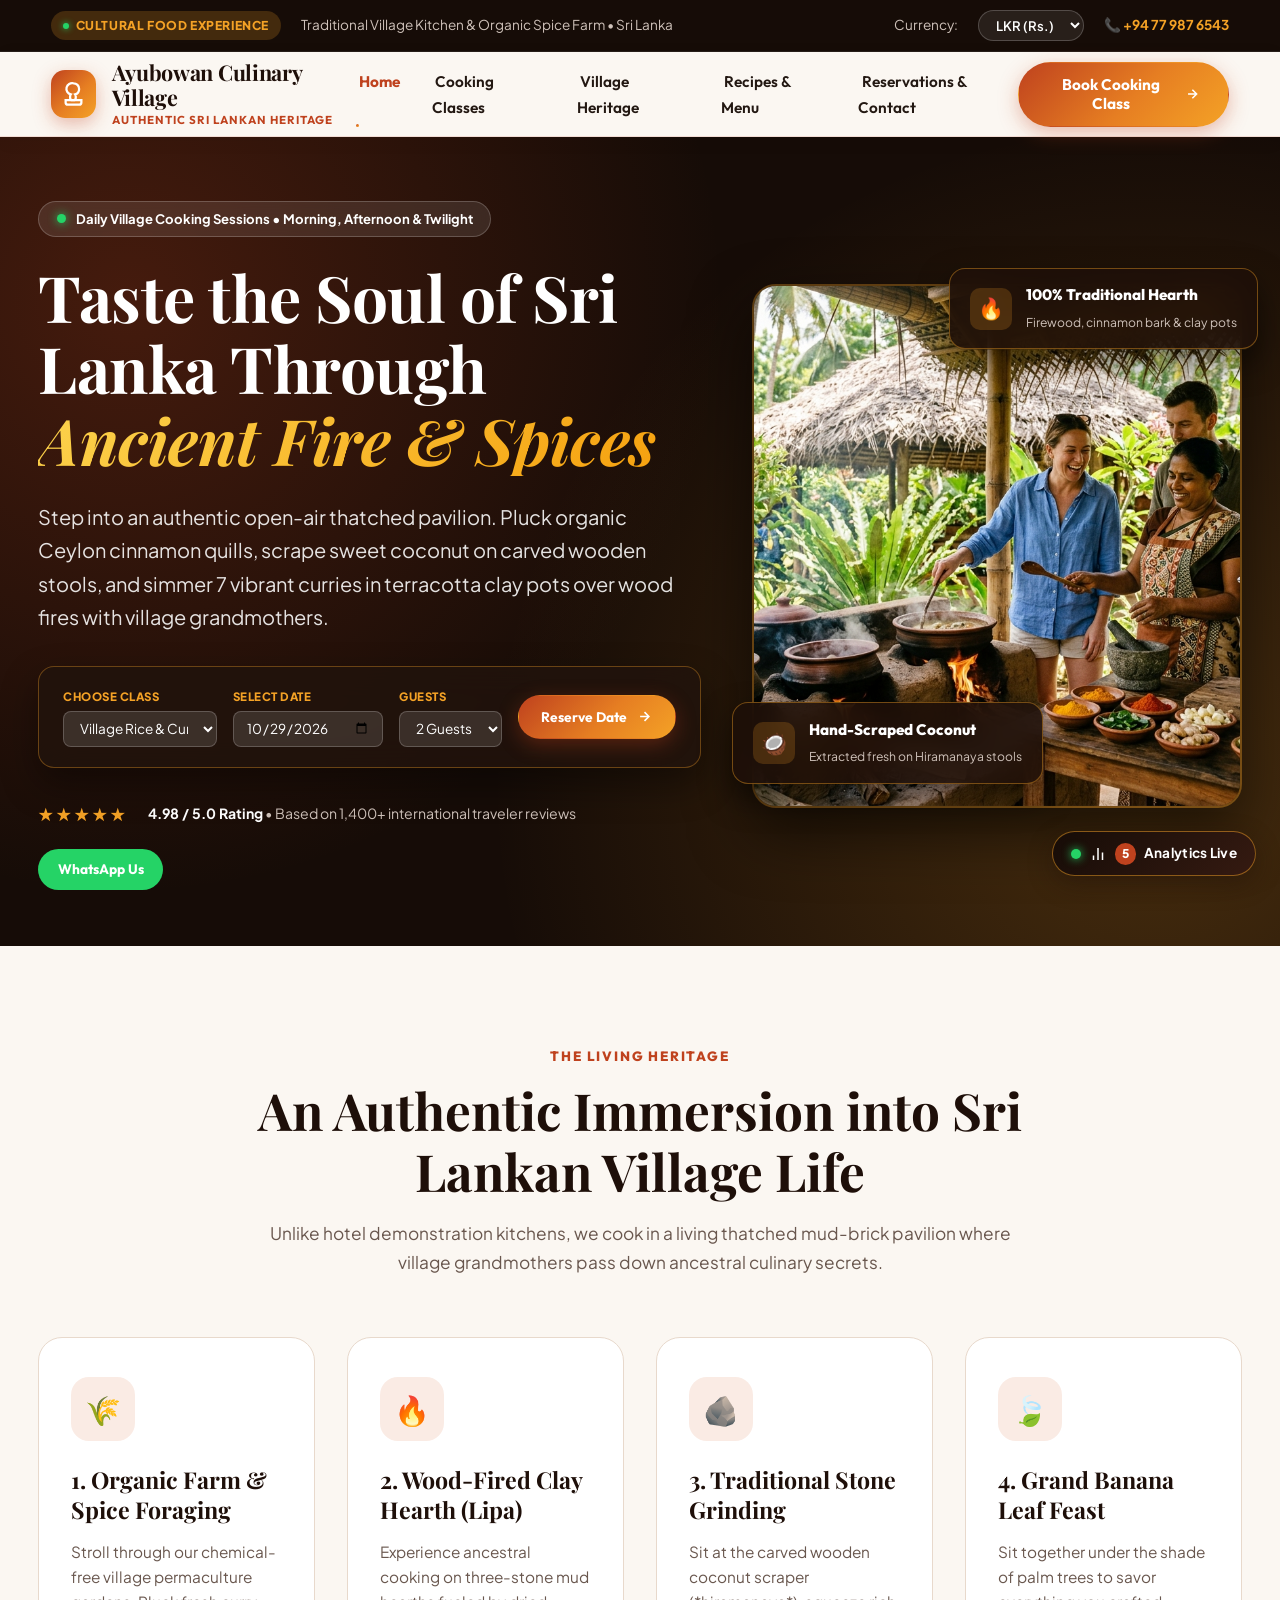
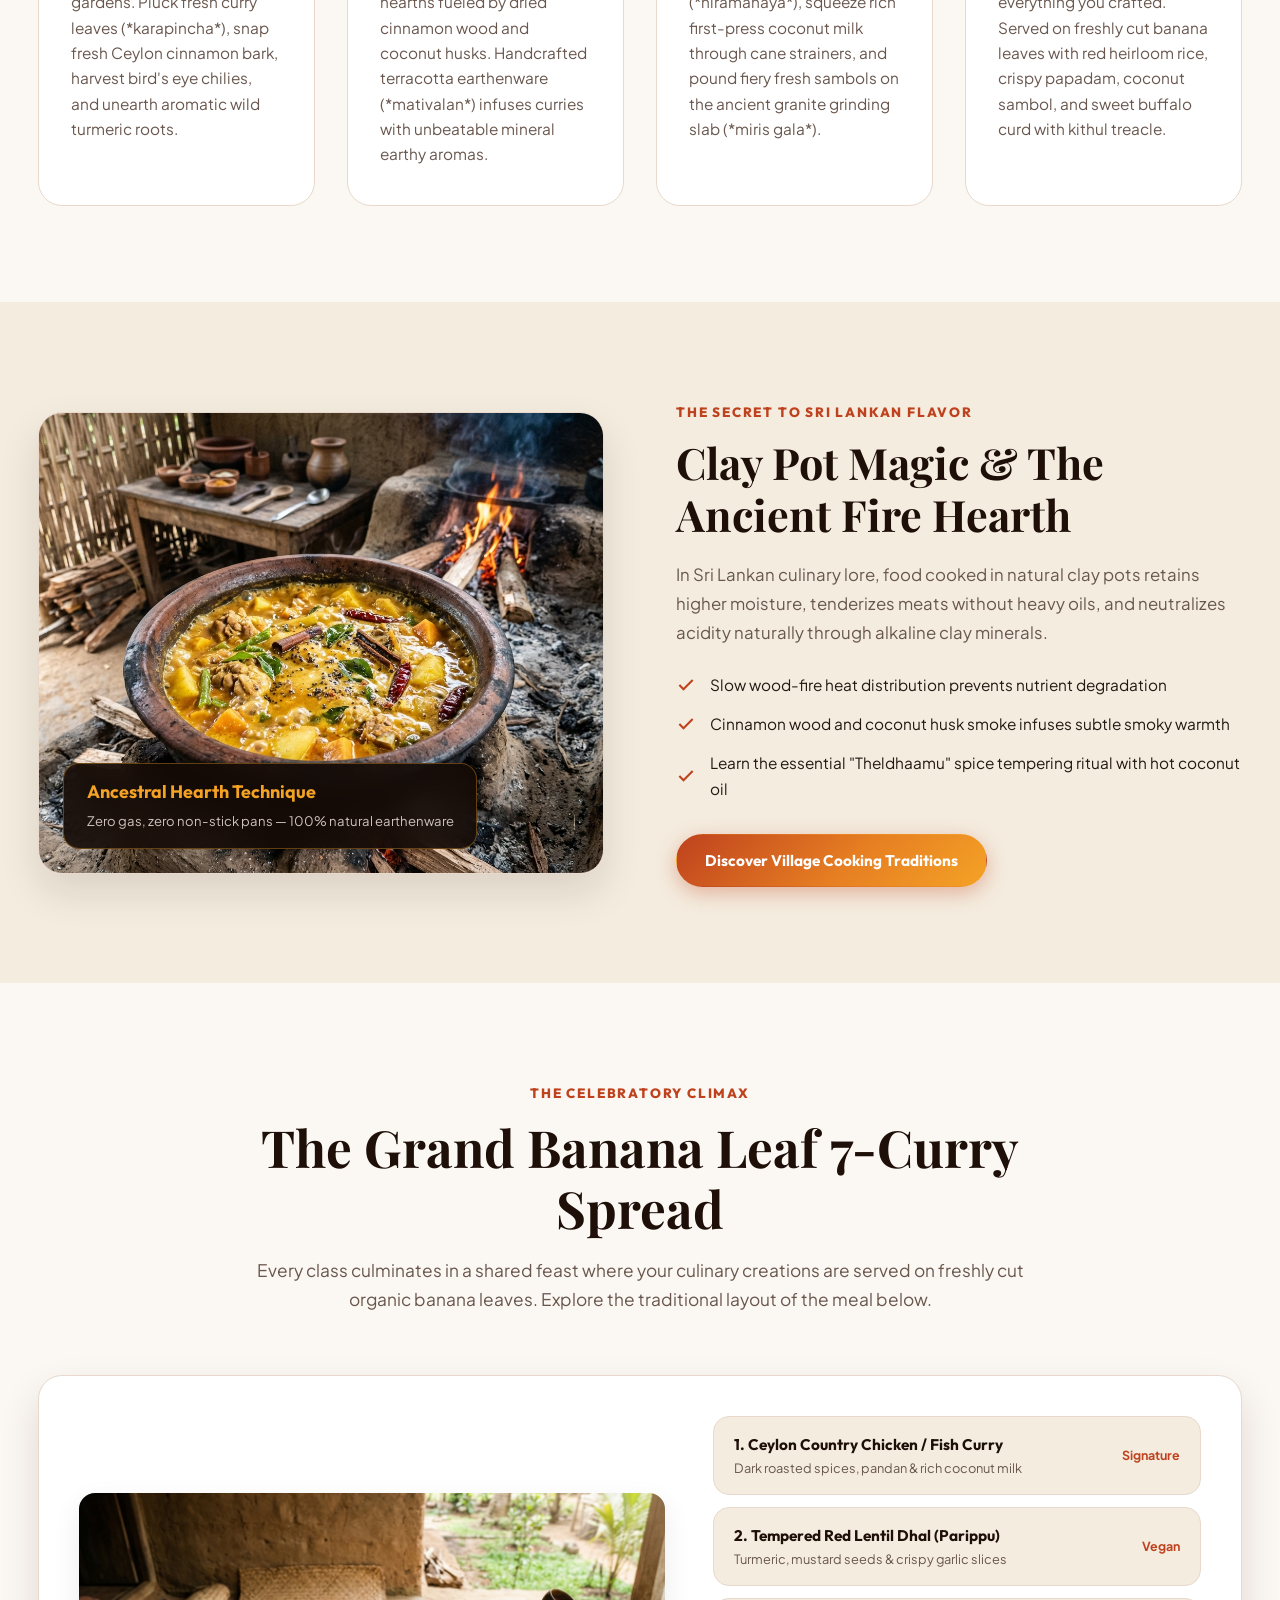
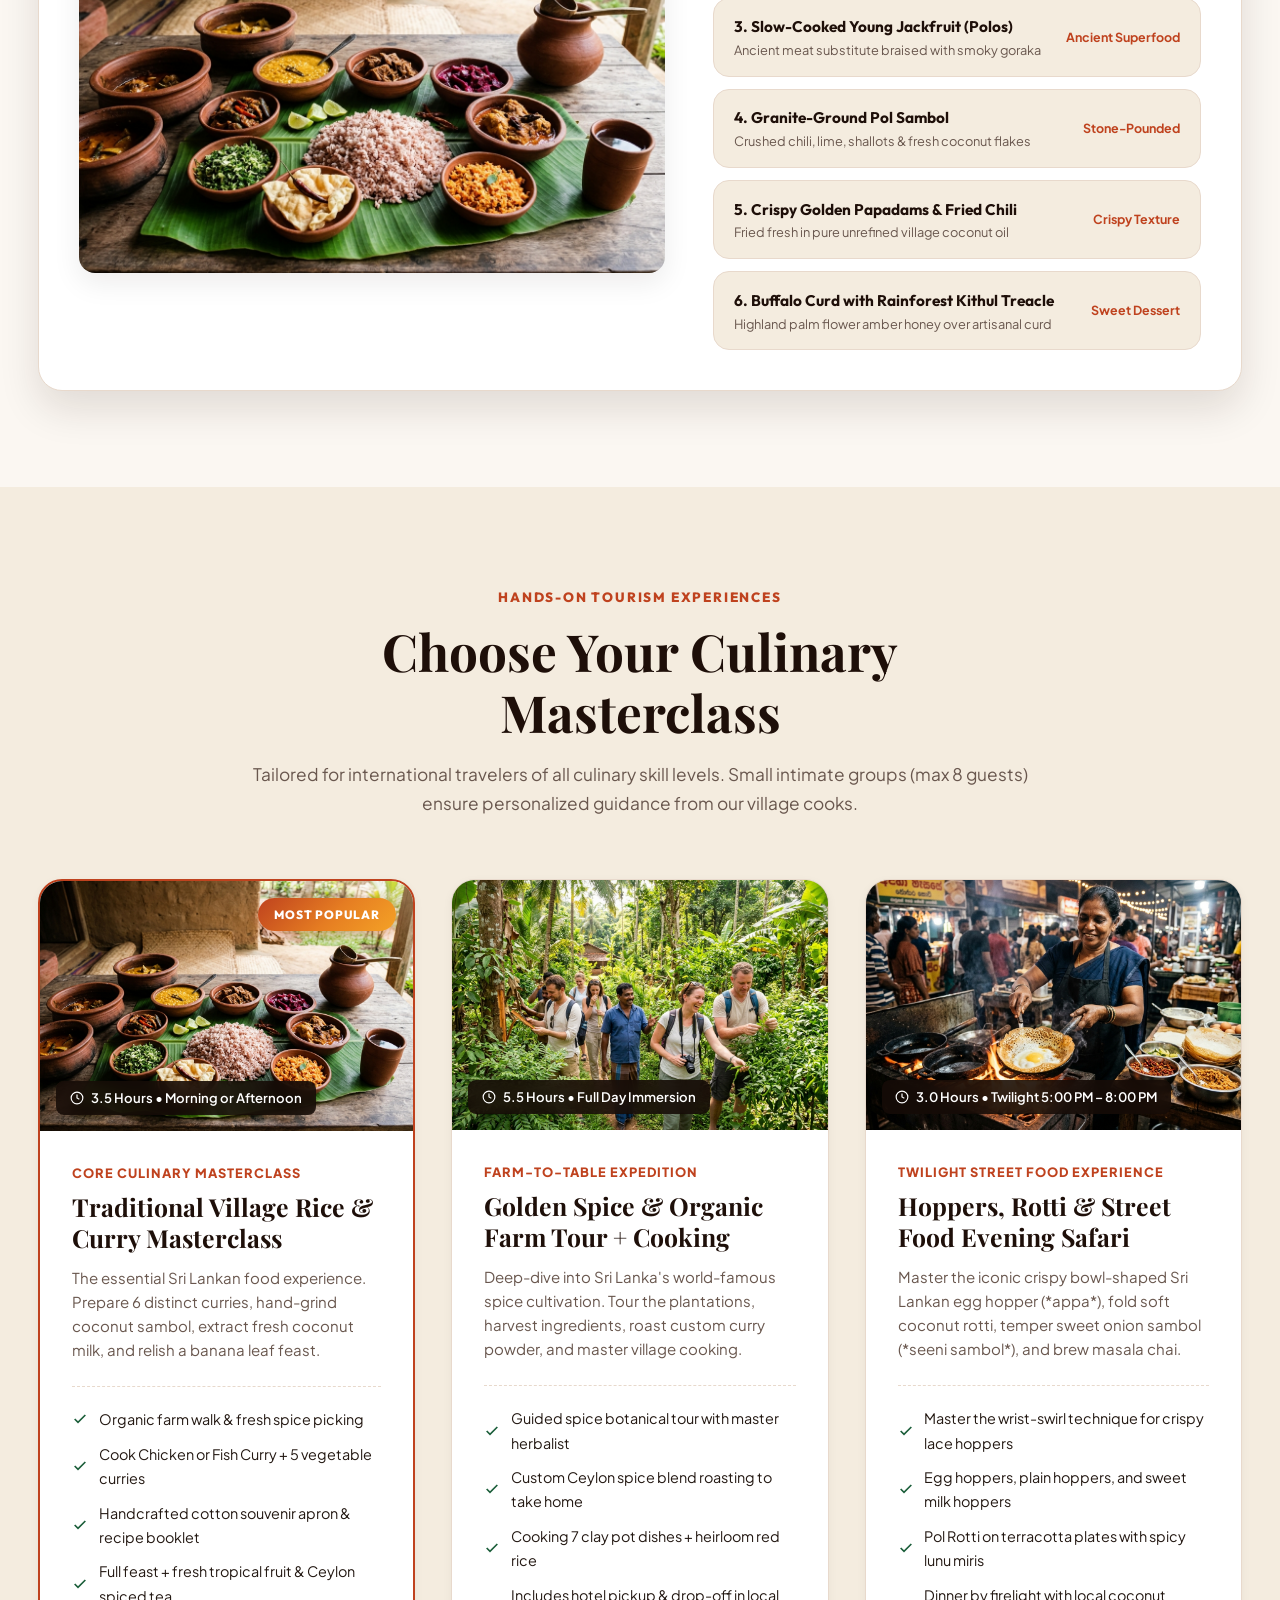
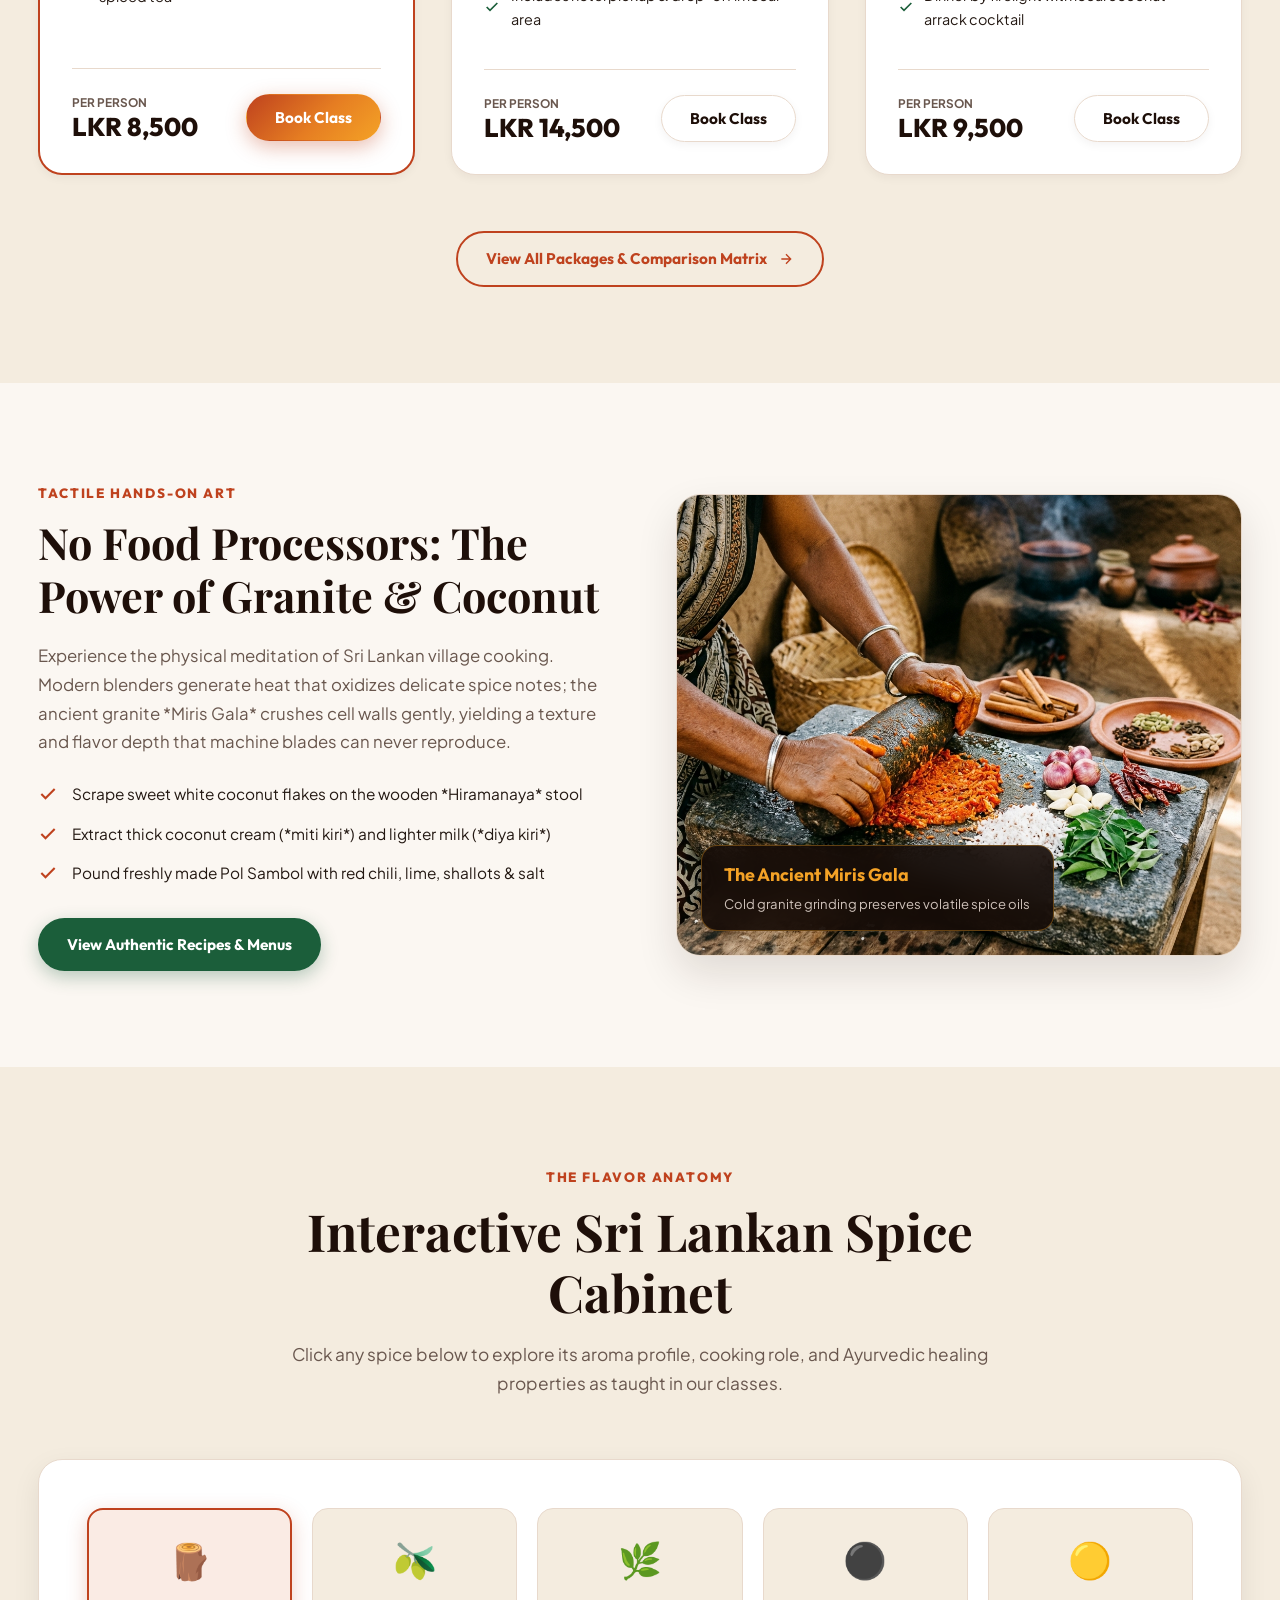
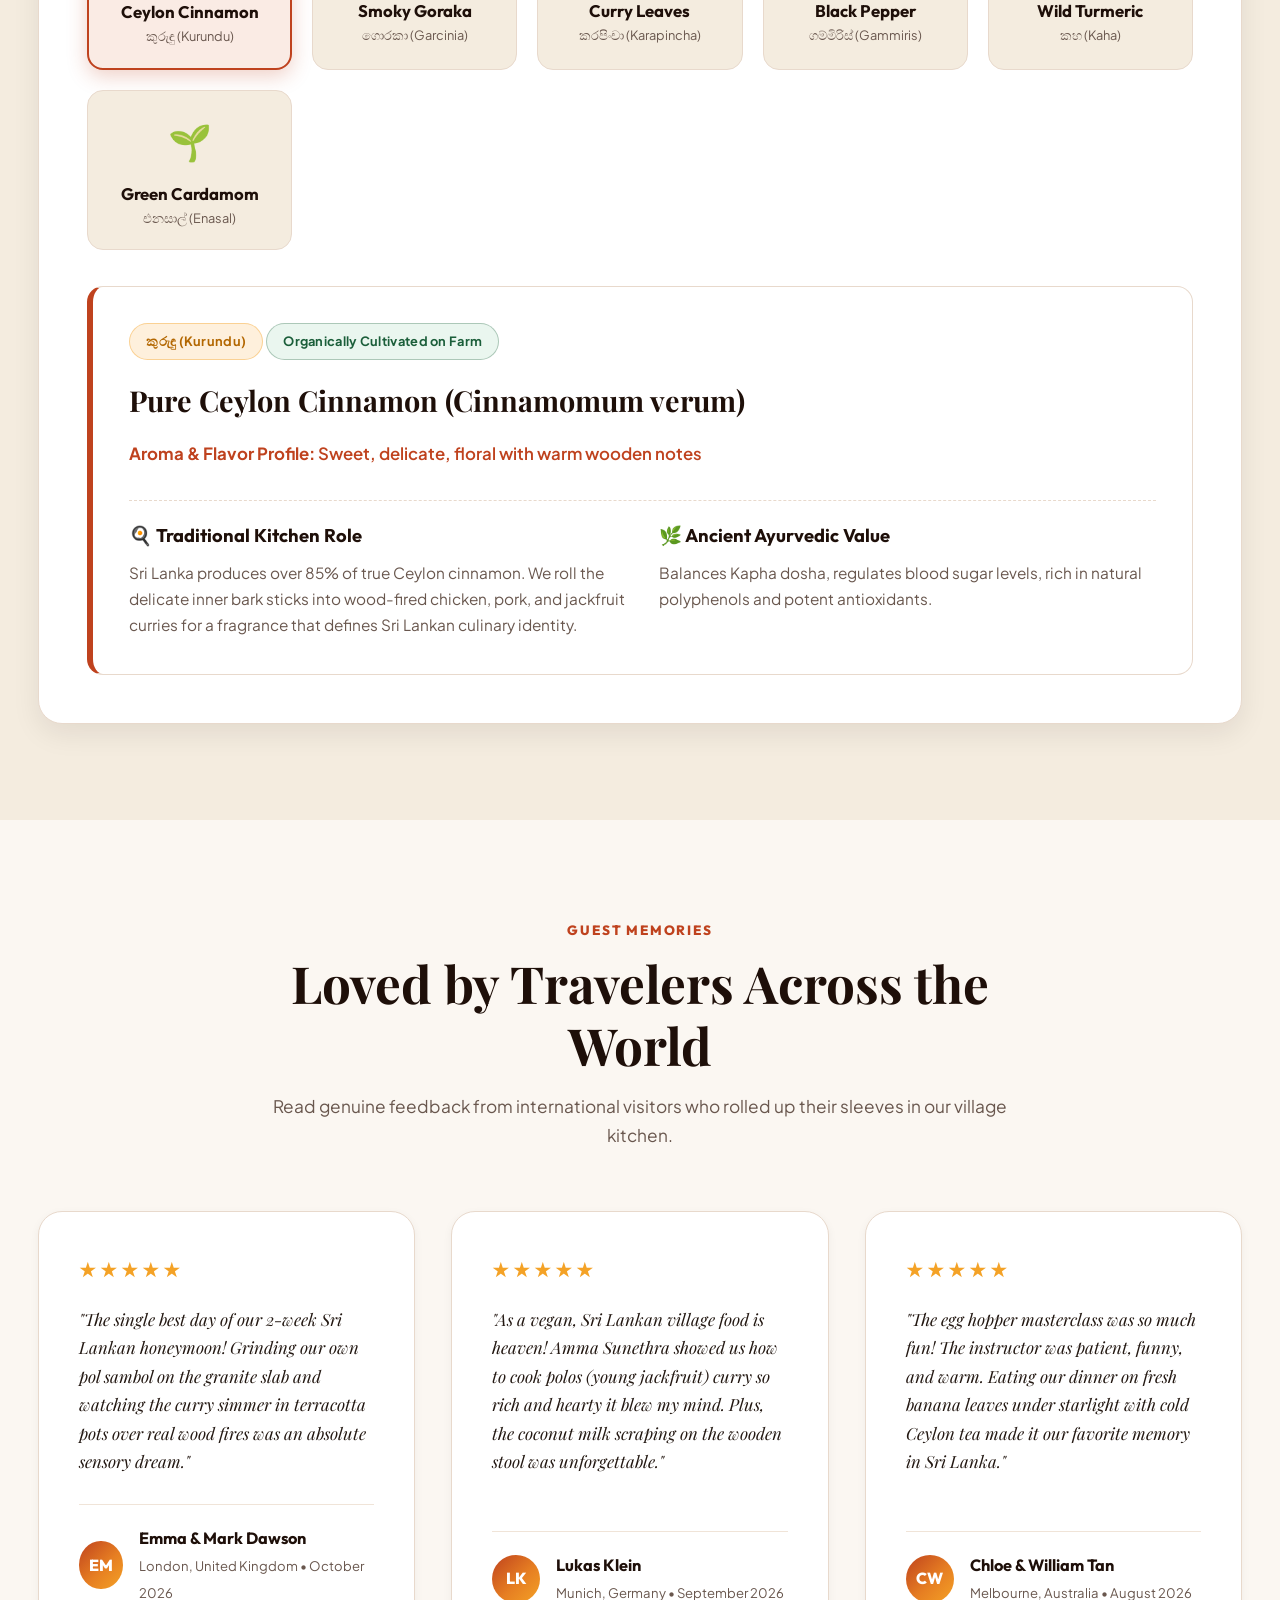
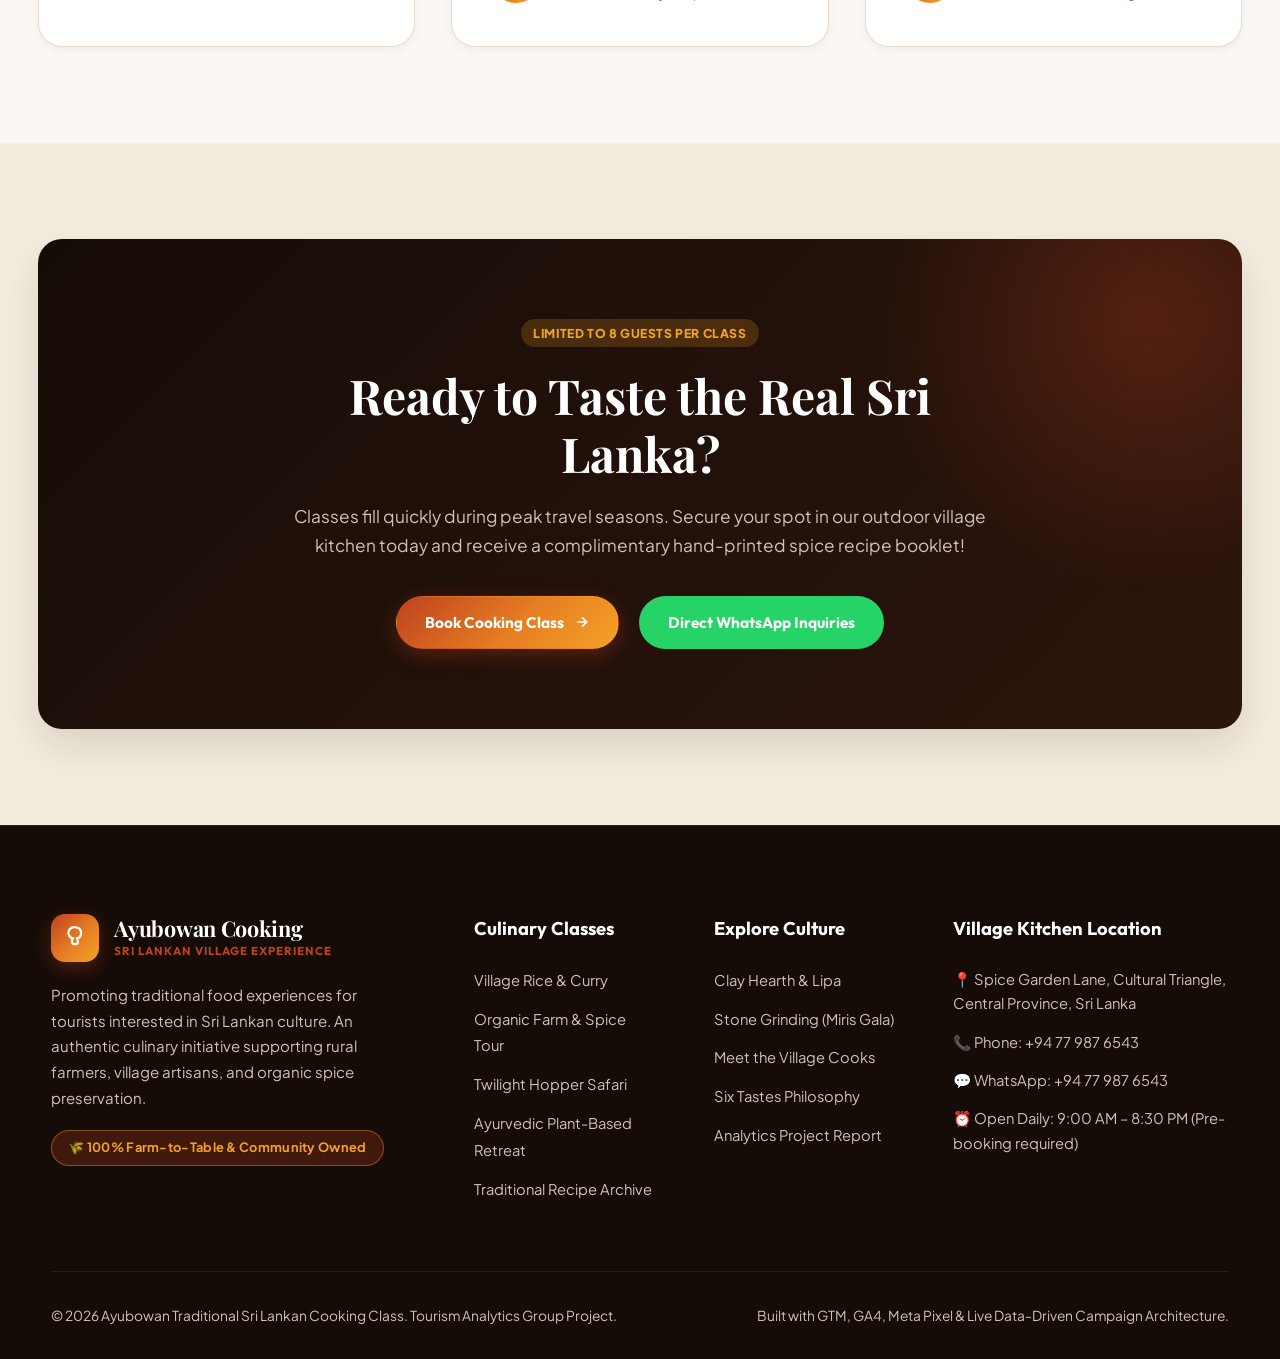
<file: index.html>
<!DOCTYPE html>
<html lang="en">
<head>
  <meta charset="UTF-8">
  <meta name="viewport" content="width=device-width, initial-scale=1.0">

  <!-- Primary Meta Tags -->
  <title>Ayubowan Traditional Sri Lankan Cooking Class | Village Culinary Experience</title>
  <meta name="description" content="Immerse yourself in authentic Sri Lankan village cooking. Hands-on organic farm foraging, clay hearth firewood cooking, stone spice grinding, and banana leaf rice & curry feasts.">
  <meta name="keywords" content="Sri Lankan cooking class, traditional food experience Sri Lanka, village culinary tour, hopper masterclass, organic spice farm tour, rice and curry class">
  <meta name="author" content="Tourism Analytics Group Project">

  <!-- Open Graph / Meta Pixel / Social Sharing -->
  <meta property="og:type" content="website">
  <meta property="og:title" content="Ayubowan Traditional Sri Lankan Cooking Class — Authentic Food Experience">
  <meta property="og:description" content="Promoting traditional food experiences for tourists interested in Sri Lankan culture. Clay pots, firewood hearths, and farm-fresh organic spices.">
  <meta property="og:image" content="assets/images/hero-cooking-class.jpg">

  <!-- Google Tag Manager (Task 02 Requirement) -->
  <script>
    (function(w,d,s,l,i){w[l]=w[l]||[];w[l].push({'gtm.start':
    new Date().getTime(),event:'gtm.js'});var f=d.getElementsByTagName(s)[0],
    j=d.createElement(s),dl=l!='dataLayer'?'&l='+l:'';j.async=true;j.src=
    'https://www.googletagmanager.com/gtm.js?id='+i+dl;f.parentNode.insertBefore(j,f);
    })(window,document,'script','dataLayer','GTM-MTSWL2MT');
  </script>
  <!-- End Google Tag Manager -->

  <!-- Google tag (gtag.js) GA4 Setup (Task 02 Requirement) -->
  <script async src="https://www.googletagmanager.com/gtag/js?id=G-36381XK1G9"></script>
  <script>
    window.dataLayer = window.dataLayer || [];
    function gtag(){dataLayer.push(arguments);}
    gtag('js', new Date());
    gtag('config', 'G-36381XK1G9');
  </script>

  <!-- Meta Pixel Code (Task 02 Requirement) -->
  <script>
    !function(f,b,e,v,n,t,s)
    {if(f.fbq)return;n=f.fbq=function(){n.callMethod?
    n.callMethod.apply(n,arguments):n.queue.push(arguments)};
    if(!f._fbq)f._fbq=n;n.push=n;n.loaded=!0;n.version='2.0';
    n.queue=[];t=b.createElement(e);t.async=!0;
    t.src=v;s=b.getElementsByTagName(e)[0];
    s.parentNode.insertBefore(t,s)}(window, document,'script',
    'https://connect.facebook.net/en_US/fbevents.js');
    fbq('init', '4918273645019283');
    fbq('track', 'PageView');
  </script>
  <noscript>
    <img height="1" width="1" style="display:none" 
         src="https://www.facebook.com/tr?id=4918273645019283&ev=PageView&noscript=1"/>
  </noscript>
  <!-- End Meta Pixel Code -->

  <!-- Main Stylesheet -->
  <link rel="stylesheet" href="assets/css/styles.css">
</head>
<body>
  <!-- Google Tag Manager (noscript) -->
  <noscript>
    <iframe src="https://www.googletagmanager.com/ns.html?id=GTM-MTSWL2MT"
            height="0" width="0" style="display:none;visibility:hidden"></iframe>
  </noscript>
  <!-- End Google Tag Manager (noscript) -->

  <a href="#mainContent" class="skip-link">Skip to main content</a>

  <!-- Top Announcement Bar (FULL PAGE WIDTH) -->
  <aside class="top-bar" aria-label="Announcement & Currency Switcher">
    <div class="top-bar-fullwidth">
      <div class="top-bar-left">
        <span class="top-pill">Cultural Food Experience</span>
        <span>Traditional Village Kitchen & Organic Spice Farm • Sri Lanka</span>
      </div>
      <div class="top-bar-right">
        <span>Currency:</span>
        <div class="currency-toggle">
          <select id="currencySelector" aria-label="Select Currency">
            <option value="LKR" selected>LKR (Rs.)</option>
            <option value="USD">USD ($)</option>
            <option value="EUR">EUR (€)</option>
            <option value="GBP">GBP (£)</option>
            <option value="AUD">AUD (A$)</option>
          </select>
        </div>
        <a href="tel:+94779876543" style="color:var(--accent-gold); font-weight:700;" data-analytics-event="call_click">
          📞 +94 77 987 6543
        </a>
      </div>
    </div>
  </aside>

  <!-- Main Navigation Header (FULL PAGE WIDTH) -->
  <header class="site-header" role="banner">
    <div class="nav-fullwidth">
      <a href="index.html" class="site-logo" aria-label="Ayubowan Sri Lankan Cooking Class Homepage">
        <div class="logo-badge">
          <svg viewBox="0 0 24 24" fill="none" stroke="currentColor" stroke-width="2">
            <path d="M12 2a5 5 0 0 1 5 5c0 2.3-1.5 4.3-3.6 4.9.4.5.6 1.2.6 1.9v1.2a2 2 0 0 1-2 2H11a2 2 0 0 1-2-2V13.8c0-.7.2-1.4.6-1.9A5.002 5.002 0 0 1 12 2z"/>
            <path d="M5 19a2 2 0 0 0 2 2h10a2 2 0 0 0 2-2v-2H5v2z"/>
          </svg>
        </div>
        <div class="logo-text">
          <span class="brand-name">Ayubowan Culinary Village</span>
          <span class="brand-tagline">Authentic Sri Lankan Heritage</span>
        </div>
      </a>

      <nav class="main-nav" id="mainNav" role="navigation" aria-label="Primary Navigation">
        <ul class="nav-list">
          <li><a href="index.html" class="nav-link active">Home</a></li>
          <li><a href="cooking-classes.html" class="nav-link">Cooking Classes</a></li>
          <li><a href="traditional-experience.html" class="nav-link">Village Heritage</a></li>
          <li><a href="recipes-menu.html" class="nav-link">Recipes & Menu</a></li>
          <li><a href="contact.html" class="nav-link">Reservations & Contact</a></li>
        </ul>
      </nav>

      <div class="header-actions">
        <button class="btn btn-primary" data-open-booking="Village Rice & Curry Masterclass" id="headerBookBtn" data-analytics-event="header_book_click">
          <span>Book Cooking Class</span>
          <svg width="16" height="16" viewBox="0 0 24 24" fill="none" stroke="currentColor" stroke-width="2.5"><path d="M5 12h14M12 5l7 7-7 7"/></svg>
        </button>
        <button class="mobile-menu-toggle" id="mobileMenuToggle" aria-label="Toggle navigation menu" aria-expanded="false">
          <svg width="28" height="28" viewBox="0 0 24 24" fill="none" stroke="currentColor" stroke-width="2.2"><path d="M3 12h18M3 6h18M3 18h18"/></svg>
        </button>
      </div>
    </div>
  </header>

  <main id="mainContent">
    <!-- Distinctive Editorial Split Hero Section -->
    <section class="hero-editorial-section" aria-label="Sri Lankan Cooking Class Hero">
      <div class="container">
        <div class="hero-editorial-grid">
          
          <!-- Left Text & Booking Column -->
          <div class="hero-text-col">
            <div class="hero-live-beacon">
              <span class="beacon-dot"></span>
              <span>Daily Village Cooking Sessions • Morning, Afternoon & Twilight</span>
            </div>

            <h1 class="hero-headline">
              Taste the Soul of Sri Lanka Through
              <span class="gold-highlight">Ancient Fire & Spices</span>
            </h1>

            <p class="hero-subheading">
              Step into an authentic open-air thatched pavilion. Pluck organic Ceylon cinnamon quills, scrape sweet coconut on carved wooden stools, and simmer 7 vibrant curries in terracotta clay pots over wood fires with village grandmothers.
            </p>

            <!-- Instant Quick Booking Widget on Hero -->
            <div class="hero-booking-bar">
              <div class="booking-bar-field">
                <label for="heroPkgSelect">Choose Class</label>
                <select id="heroPkgSelect">
                  <option value="Village Rice & Curry Masterclass">Village Rice & Curry (LKR 8,500)</option>
                  <option value="Golden Spice & Organic Farm Tour + Cooking">Farm Tour + Cooking (LKR 14,500)</option>
                  <option value="Hoppers, Rotti & Street Food Evening Safari">Twilight Hopper Safari (LKR 9,500)</option>
                  <option value="Ayurvedic Healing & Plant-Based Culinary Retreat">Ayurvedic Vegan (LKR 12,000)</option>
                </select>
              </div>

              <div class="booking-bar-field">
                <label for="heroDateSelect">Select Date</label>
                <input type="date" id="heroDateSelect" value="2026-10-29">
              </div>

              <div class="booking-bar-field">
                <label for="heroGuestCount">Guests</label>
                <select id="heroGuestCount">
                  <option value="1">1 Person</option>
                  <option value="2" selected>2 Guests</option>
                  <option value="3">3 Guests</option>
                  <option value="4">4 Guests</option>
                  <option value="6">Group (6+)</option>
                </select>
              </div>

              <div>
                <button class="btn btn-primary btn-sm" id="heroQuickBookBtn" style="padding: 0.75rem 1.4rem; white-space: nowrap;" data-analytics-event="hero_instant_booking_click">
                  <span>Reserve Date</span>
                  <svg width="15" height="15" viewBox="0 0 24 24" fill="none" stroke="currentColor" stroke-width="2.5"><path d="M5 12h14M12 5l7 7-7 7"/></svg>
                </button>
              </div>
            </div>

            <!-- Social Proof -->
            <div class="hero-social-proof">
              <div class="proof-stars">★★★★★</div>
              <div class="proof-text">
                <strong>4.98 / 5.0 Rating</strong> • Based on 1,400+ international traveler reviews
              </div>
              <a href="https://wa.me/94779876543?text=Hi%20Ayubowan%20Cooking%20Class,%20I%20would%20like%20to%20inquire%20about%20a%20booking" target="_blank" rel="noopener" class="btn btn-whatsapp btn-sm" data-context="Hero Quick WhatsApp" data-analytics-event="hero_whatsapp_click">
                <span>WhatsApp Us</span>
              </a>
            </div>
          </div>

          <!-- Right Visual Column with Floating Cards -->
          <div class="hero-visual-col">
            <div class="hero-main-frame">
              <img src="assets/images/hero-cooking-class.jpg" alt="Tourists learning traditional Sri Lankan cooking outdoors with clay pots and fresh spices in a lush village garden" loading="eager">
            </div>

            <!-- Floating Card 1 (Top-Right) -->
            <div class="hero-float-card top-right">
              <div class="float-icon">🔥</div>
              <div class="float-text">
                <strong>100% Traditional Hearth</strong>
                <span>Firewood, cinnamon bark & clay pots</span>
              </div>
            </div>

            <!-- Floating Card 2 (Bottom-Left) -->
            <div class="hero-float-card bottom-left">
              <div class="float-icon">🥥</div>
              <div class="float-text">
                <strong>Hand-Scraped Coconut</strong>
                <span>Extracted fresh on Hiramanaya stools</span>
              </div>
            </div>
          </div>

        </div>
      </div>
    </section>

    <!-- Core Experience Pillars -->
    <section class="section" aria-label="Why Our Cooking Experience is Unique">
      <div class="container">
        <div class="section-header">
          <span class="section-pretitle">The Living Heritage</span>
          <h2 class="section-title">An Authentic Immersion into Sri Lankan Village Life</h2>
          <p class="section-desc">Unlike hotel demonstration kitchens, we cook in a living thatched mud-brick pavilion where village grandmothers pass down ancestral culinary secrets.</p>
        </div>

        <div class="pillars-grid">
          <div class="pillar-card">
            <div class="pillar-icon-box">🌾</div>
            <h3 class="pillar-title">1. Organic Farm & Spice Foraging</h3>
            <p class="pillar-text">Stroll through our chemical-free village permaculture gardens. Pluck fresh curry leaves (*karapincha*), snap fresh Ceylon cinnamon bark, harvest bird's eye chilies, and unearth aromatic wild turmeric roots.</p>
          </div>

          <div class="pillar-card">
            <div class="pillar-icon-box">🔥</div>
            <h3 class="pillar-title">2. Wood-Fired Clay Hearth (Lipa)</h3>
            <p class="pillar-text">Experience ancestral cooking on three-stone mud hearths fueled by dried cinnamon wood and coconut husks. Handcrafted terracotta earthenware (*mativalan*) infuses curries with unbeatable mineral earthy aromas.</p>
          </div>

          <div class="pillar-card">
            <div class="pillar-icon-box">🪨</div>
            <h3 class="pillar-title">3. Traditional Stone Grinding</h3>
            <p class="pillar-text">Sit at the carved wooden coconut scraper (*hiramanaya*), squeeze rich first-press coconut milk through cane strainers, and pound fiery fresh sambols on the ancient granite grinding slab (*miris gala*).</p>
          </div>

          <div class="pillar-card">
            <div class="pillar-icon-box">🍃</div>
            <h3 class="pillar-title">4. Grand Banana Leaf Feast</h3>
            <p class="pillar-text">Sit together under the shade of palm trees to savor everything you crafted. Served on freshly cut banana leaves with red heirloom rice, crispy papadam, coconut sambol, and sweet buffalo curd with kithul treacle.</p>
          </div>
        </div>
      </div>
    </section>

    <!-- Feature Split: Clay Hearth Cooking -->
    <section class="section section-muted" aria-label="Traditional Clay Hearth Cooking">
      <div class="container">
        <div class="feature-split">
          <div class="feature-img-box">
            <img src="assets/images/clay-pot-cooking.jpg" alt="Rich golden Sri Lankan curry bubbling in an earthenware clay pot over firewood hearth" loading="lazy">
            <div class="feature-img-badge">
              <strong>Ancestral Hearth Technique</strong>
              <span>Zero gas, zero non-stick pans — 100% natural earthenware</span>
            </div>
          </div>
          <div class="feature-text-box">
            <span class="section-pretitle">The Secret to Sri Lankan Flavor</span>
            <h3>Clay Pot Magic & The Ancient Fire Hearth</h3>
            <p>
              In Sri Lankan culinary lore, food cooked in natural clay pots retains higher moisture, tenderizes meats without heavy oils, and neutralizes acidity naturally through alkaline clay minerals.
            </p>
            <ul class="feature-bullet-list">
              <li>
                <svg width="20" height="20" viewBox="0 0 24 24" fill="none" stroke="currentColor" stroke-width="2.5"><polyline points="20 6 9 17 4 12"/></svg>
                <span>Slow wood-fire heat distribution prevents nutrient degradation</span>
              </li>
              <li>
                <svg width="20" height="20" viewBox="0 0 24 24" fill="none" stroke="currentColor" stroke-width="2.5"><polyline points="20 6 9 17 4 12"/></svg>
                <span>Cinnamon wood and coconut husk smoke infuses subtle smoky warmth</span>
              </li>
              <li>
                <svg width="20" height="20" viewBox="0 0 24 24" fill="none" stroke="currentColor" stroke-width="2.5"><polyline points="20 6 9 17 4 12"/></svg>
                <span>Learn the essential "Theldhaamu" spice tempering ritual with hot coconut oil</span>
              </li>
            </ul>
            <div style="margin-top: 2rem;">
              <a href="traditional-experience.html" class="btn btn-primary" data-analytics-event="learn_heritage_click">
                <span>Discover Village Cooking Traditions</span>
              </a>
            </div>
          </div>
        </div>
      </div>
    </section>

    <!-- Interactive Banana Leaf Feast Showcase (New Attractive Feature) -->
    <section class="section" aria-label="Grand Banana Leaf Feast Showcase">
      <div class="container">
        <div class="section-header">
          <span class="section-pretitle">The Celebratory Climax</span>
          <h2 class="section-title">The Grand Banana Leaf 7-Curry Spread</h2>
          <p class="section-desc">Every class culminates in a shared feast where your culinary creations are served on freshly cut organic banana leaves. Explore the traditional layout of the meal below.</p>
        </div>

        <div class="feast-interactive-showcase">
          <div class="feast-grid">
            <div class="feast-image-container">
              <img src="assets/images/village-rice-curry-feast.jpg" alt="Traditional Sri Lankan rice and curry spread on banana leaf">
            </div>

            <div class="curry-dishes-list">
              <div class="curry-item-pill">
                <div>
                  <strong class="curry-item-title">1. Ceylon Country Chicken / Fish Curry</strong>
                  <div style="font-size:0.8rem; color:var(--text-muted);">Dark roasted spices, pandan & rich coconut milk</div>
                </div>
                <span class="curry-item-tag">Signature</span>
              </div>

              <div class="curry-item-pill">
                <div>
                  <strong class="curry-item-title">2. Tempered Red Lentil Dhal (Parippu)</strong>
                  <div style="font-size:0.8rem; color:var(--text-muted);">Turmeric, mustard seeds & crispy garlic slices</div>
                </div>
                <span class="curry-item-tag">Vegan</span>
              </div>

              <div class="curry-item-pill">
                <div>
                  <strong class="curry-item-title">3. Slow-Cooked Young Jackfruit (Polos)</strong>
                  <div style="font-size:0.8rem; color:var(--text-muted);">Ancient meat substitute braised with smoky goraka</div>
                </div>
                <span class="curry-item-tag">Ancient Superfood</span>
              </div>

              <div class="curry-item-pill">
                <div>
                  <strong class="curry-item-title">4. Granite-Ground Pol Sambol</strong>
                  <div style="font-size:0.8rem; color:var(--text-muted);">Crushed chili, lime, shallots & fresh coconut flakes</div>
                </div>
                <span class="curry-item-tag">Stone-Pounded</span>
              </div>

              <div class="curry-item-pill">
                <div>
                  <strong class="curry-item-title">5. Crispy Golden Papadams & Fried Chili</strong>
                  <div style="font-size:0.8rem; color:var(--text-muted);">Fried fresh in pure unrefined village coconut oil</div>
                </div>
                <span class="curry-item-tag">Crispy Texture</span>
              </div>

              <div class="curry-item-pill">
                <div>
                  <strong class="curry-item-title">6. Buffalo Curd with Rainforest Kithul Treacle</strong>
                  <div style="font-size:0.8rem; color:var(--text-muted);">Highland palm flower amber honey over artisanal curd</div>
                </div>
                <span class="curry-item-tag">Sweet Dessert</span>
              </div>
            </div>
          </div>
        </div>
      </div>
    </section>

    <!-- Featured Cooking Classes Section -->
    <section class="section section-muted" aria-label="Our Signature Cooking Classes">
      <div class="container">
        <div class="section-header">
          <span class="section-pretitle">Hands-On Tourism Experiences</span>
          <h2 class="section-title">Choose Your Culinary Masterclass</h2>
          <p class="section-desc">Tailored for international travelers of all culinary skill levels. Small intimate groups (max 8 guests) ensure personalized guidance from our village cooks.</p>
        </div>

        <div class="packages-grid">
          <!-- Package 1: Village Rice & Curry Masterclass -->
          <article class="package-card featured" id="pkg-rice-curry">
            <div class="popular-ribbon">Most Popular</div>
            <div class="package-image-wrap">
              <img src="assets/images/village-rice-curry-feast.jpg" alt="Sri Lankan village rice and curry feast on banana leaf" loading="lazy">
              <div class="package-time-badge">
                <svg width="14" height="14" viewBox="0 0 24 24" fill="none" stroke="currentColor" stroke-width="2"><circle cx="12" cy="12" r="10"/><polyline points="12 6 12 12 16 14"/></svg>
                <span>3.5 Hours • Morning or Afternoon</span>
              </div>
            </div>
            <div class="package-body">
              <span class="package-category">Core Culinary Masterclass</span>
              <h3 class="package-title">Traditional Village Rice & Curry Masterclass</h3>
              <p class="package-desc">The essential Sri Lankan food experience. Prepare 6 distinct curries, hand-grind coconut sambol, extract fresh coconut milk, and relish a banana leaf feast.</p>
              <ul class="package-inclusions">
                <li>
                  <svg width="16" height="16" viewBox="0 0 24 24" fill="none" stroke="currentColor" stroke-width="2.5"><polyline points="20 6 9 17 4 12"/></svg>
                  <span>Organic farm walk & fresh spice picking</span>
                </li>
                <li>
                  <svg width="16" height="16" viewBox="0 0 24 24" fill="none" stroke="currentColor" stroke-width="2.5"><polyline points="20 6 9 17 4 12"/></svg>
                  <span>Cook Chicken or Fish Curry + 5 vegetable curries</span>
                </li>
                <li>
                  <svg width="16" height="16" viewBox="0 0 24 24" fill="none" stroke="currentColor" stroke-width="2.5"><polyline points="20 6 9 17 4 12"/></svg>
                  <span>Handcrafted cotton souvenir apron & recipe booklet</span>
                </li>
                <li>
                  <svg width="16" height="16" viewBox="0 0 24 24" fill="none" stroke="currentColor" stroke-width="2.5"><polyline points="20 6 9 17 4 12"/></svg>
                  <span>Full feast + fresh tropical fruit & Ceylon spiced tea</span>
                </li>
              </ul>
              <div class="package-footer">
                <div class="package-price-wrap">
                  <span class="price-label">Per Person</span>
                  <span class="price-value" data-base-price="8500">LKR 8,500</span>
                </div>
                <button class="btn btn-primary" data-open-booking="Village Rice & Curry Masterclass" data-analytics-event="pkg_book_rice_curry">
                  <span>Book Class</span>
                </button>
              </div>
            </div>
          </article>

          <!-- Package 2: Golden Spice & Organic Farm Tour + Cooking -->
          <article class="package-card" id="pkg-spice-trail">
            <div class="package-image-wrap">
              <img src="assets/images/organic-farm-harvest.jpg" alt="Tourists harvesting fresh spices in an organic village farm" loading="lazy">
              <div class="package-time-badge">
                <svg width="14" height="14" viewBox="0 0 24 24" fill="none" stroke="currentColor" stroke-width="2"><circle cx="12" cy="12" r="10"/><polyline points="12 6 12 12 16 14"/></svg>
                <span>5.5 Hours • Full Day Immersion</span>
              </div>
            </div>
            <div class="package-body">
              <span class="package-category">Farm-to-Table Expedition</span>
              <h3 class="package-title">Golden Spice & Organic Farm Tour + Cooking</h3>
              <p class="package-desc">Deep-dive into Sri Lanka's world-famous spice cultivation. Tour the plantations, harvest ingredients, roast custom curry powder, and master village cooking.</p>
              <ul class="package-inclusions">
                <li>
                  <svg width="16" height="16" viewBox="0 0 24 24" fill="none" stroke="currentColor" stroke-width="2.5"><polyline points="20 6 9 17 4 12"/></svg>
                  <span>Guided spice botanical tour with master herbalist</span>
                </li>
                <li>
                  <svg width="16" height="16" viewBox="0 0 24 24" fill="none" stroke="currentColor" stroke-width="2.5"><polyline points="20 6 9 17 4 12"/></svg>
                  <span>Custom Ceylon spice blend roasting to take home</span>
                </li>
                <li>
                  <svg width="16" height="16" viewBox="0 0 24 24" fill="none" stroke="currentColor" stroke-width="2.5"><polyline points="20 6 9 17 4 12"/></svg>
                  <span>Cooking 7 clay pot dishes + heirloom red rice</span>
                </li>
                <li>
                  <svg width="16" height="16" viewBox="0 0 24 24" fill="none" stroke="currentColor" stroke-width="2.5"><polyline points="20 6 9 17 4 12"/></svg>
                  <span>Includes hotel pickup & drop-off in local area</span>
                </li>
              </ul>
              <div class="package-footer">
                <div class="package-price-wrap">
                  <span class="price-label">Per Person</span>
                  <span class="price-value" data-base-price="14500">LKR 14,500</span>
                </div>
                <button class="btn btn-secondary" data-open-booking="Golden Spice & Organic Farm Tour + Cooking" data-analytics-event="pkg_book_spice_tour">
                  <span>Book Class</span>
                </button>
              </div>
            </div>
          </article>

          <!-- Package 3: Hoppers & Street Food Evening Safari -->
          <article class="package-card" id="pkg-hoppers">
            <div class="package-image-wrap">
              <img src="assets/images/hoppers-street-food.jpg" alt="Sri Lankan egg hoppers being made over open fire flame" loading="lazy">
              <div class="package-time-badge">
                <svg width="14" height="14" viewBox="0 0 24 24" fill="none" stroke="currentColor" stroke-width="2"><circle cx="12" cy="12" r="10"/><polyline points="12 6 12 12 16 14"/></svg>
                <span>3.0 Hours • Twilight 5:00 PM – 8:00 PM</span>
              </div>
            </div>
            <div class="package-body">
              <span class="package-category">Twilight Street Food Experience</span>
              <h3 class="package-title">Hoppers, Rotti & Street Food Evening Safari</h3>
              <p class="package-desc">Master the iconic crispy bowl-shaped Sri Lankan egg hopper (*appa*), fold soft coconut rotti, temper sweet onion sambol (*seeni sambol*), and brew masala chai.</p>
              <ul class="package-inclusions">
                <li>
                  <svg width="16" height="16" viewBox="0 0 24 24" fill="none" stroke="currentColor" stroke-width="2.5"><polyline points="20 6 9 17 4 12"/></svg>
                  <span>Master the wrist-swirl technique for crispy lace hoppers</span>
                </li>
                <li>
                  <svg width="16" height="16" viewBox="0 0 24 24" fill="none" stroke="currentColor" stroke-width="2.5"><polyline points="20 6 9 17 4 12"/></svg>
                  <span>Egg hoppers, plain hoppers, and sweet milk hoppers</span>
                </li>
                <li>
                  <svg width="16" height="16" viewBox="0 0 24 24" fill="none" stroke="currentColor" stroke-width="2.5"><polyline points="20 6 9 17 4 12"/></svg>
                  <span>Pol Rotti on terracotta plates with spicy lunu miris</span>
                </li>
                <li>
                  <svg width="16" height="16" viewBox="0 0 24 24" fill="none" stroke="currentColor" stroke-width="2.5"><polyline points="20 6 9 17 4 12"/></svg>
                  <span>Dinner by firelight with local coconut arrack cocktail</span>
                </li>
              </ul>
              <div class="package-footer">
                <div class="package-price-wrap">
                  <span class="price-label">Per Person</span>
                  <span class="price-value" data-base-price="9500">LKR 9,500</span>
                </div>
                <button class="btn btn-secondary" data-open-booking="Hoppers, Rotti & Street Food Evening Safari" data-analytics-event="pkg_book_hoppers">
                  <span>Book Class</span>
                </button>
              </div>
            </div>
          </article>
        </div>

        <div style="text-align: center; margin-top: 3.5rem;">
          <a href="cooking-classes.html" class="btn btn-outline" data-analytics-event="view_all_packages_btn">
            <span>View All Packages & Comparison Matrix</span>
            <svg width="16" height="16" viewBox="0 0 24 24" fill="none" stroke="currentColor" stroke-width="2"><path d="M5 12h14M12 5l7 7-7 7"/></svg>
          </a>
        </div>
      </div>
    </section>

    <!-- Visual Feature Split: Stone Grinding & Coconut Milk -->
    <section class="section" aria-label="Stone Grinding and Coconut Scraping">
      <div class="container">
        <div class="feature-split reverse">
          <div class="feature-img-box">
            <img src="assets/images/spice-grinding-stone.jpg" alt="Traditional granite grinding stone miris gala crushing spices and coconut" loading="lazy">
            <div class="feature-img-badge">
              <strong>The Ancient Miris Gala</strong>
              <span>Cold granite grinding preserves volatile spice oils</span>
            </div>
          </div>
          <div class="feature-text-box">
            <span class="section-pretitle">Tactile Hands-On Art</span>
            <h3>No Food Processors: The Power of Granite & Coconut</h3>
            <p>
              Experience the physical meditation of Sri Lankan village cooking. Modern blenders generate heat that oxidizes delicate spice notes; the ancient granite *Miris Gala* crushes cell walls gently, yielding a texture and flavor depth that machine blades can never reproduce.
            </p>
            <ul class="feature-bullet-list">
              <li>
                <svg width="20" height="20" viewBox="0 0 24 24" fill="none" stroke="currentColor" stroke-width="2.5"><polyline points="20 6 9 17 4 12"/></svg>
                <span>Scrape sweet white coconut flakes on the wooden *Hiramanaya* stool</span>
              </li>
              <li>
                <svg width="20" height="20" viewBox="0 0 24 24" fill="none" stroke="currentColor" stroke-width="2.5"><polyline points="20 6 9 17 4 12"/></svg>
                <span>Extract thick coconut cream (*miti kiri*) and lighter milk (*diya kiri*)</span>
              </li>
              <li>
                <svg width="20" height="20" viewBox="0 0 24 24" fill="none" stroke="currentColor" stroke-width="2.5"><polyline points="20 6 9 17 4 12"/></svg>
                <span>Pound freshly made Pol Sambol with red chili, lime, shallots & salt</span>
              </li>
            </ul>
            <div style="margin-top: 2rem;">
              <a href="recipes-menu.html" class="btn btn-herb" data-analytics-event="browse_recipes_click">
                <span>View Authentic Recipes & Menus</span>
              </a>
            </div>
          </div>
        </div>
      </div>
    </section>

    <!-- Interactive Spice Cabinet Explorer -->
    <section class="section section-muted" aria-label="Interactive Sri Lankan Spice Cabinet">
      <div class="container">
        <div class="section-header">
          <span class="section-pretitle">The Flavor Anatomy</span>
          <h2 class="section-title">Interactive Sri Lankan Spice Cabinet</h2>
          <p class="section-desc">Click any spice below to explore its aroma profile, cooking role, and Ayurvedic healing properties as taught in our classes.</p>
        </div>

        <div class="spice-explorer-wrap">
          <div class="spice-grid">
            <div class="spice-card-interactive active" data-spice="cinnamon">
              <div class="spice-card-icon">🪵</div>
              <div class="spice-card-name">Ceylon Cinnamon</div>
              <div class="spice-card-sinhala">කුරුඳු (Kurundu)</div>
            </div>

            <div class="spice-card-interactive" data-spice="goraka">
              <div class="spice-card-icon">🫒</div>
              <div class="spice-card-name">Smoky Goraka</div>
              <div class="spice-card-sinhala">ගොරකා (Garcinia)</div>
            </div>

            <div class="spice-card-interactive" data-spice="curry_leaves">
              <div class="spice-card-icon">🌿</div>
              <div class="spice-card-name">Curry Leaves</div>
              <div class="spice-card-sinhala">කරපිංචා (Karapincha)</div>
            </div>

            <div class="spice-card-interactive" data-spice="pepper">
              <div class="spice-card-icon">⚫</div>
              <div class="spice-card-name">Black Pepper</div>
              <div class="spice-card-sinhala">ගම්මිරිස් (Gammiris)</div>
            </div>

            <div class="spice-card-interactive" data-spice="turmeric">
              <div class="spice-card-icon">🟡</div>
              <div class="spice-card-name">Wild Turmeric</div>
              <div class="spice-card-sinhala">කහ (Kaha)</div>
            </div>

            <div class="spice-card-interactive" data-spice="cardamom">
              <div class="spice-card-icon">🌱</div>
              <div class="spice-card-name">Green Cardamom</div>
              <div class="spice-card-sinhala">එනසාල් (Enasal)</div>
            </div>
          </div>

          <!-- Dynamic Detail Box -->
          <div class="spice-detail-box" id="spiceDetailContent">
            <div class="spice-detail-inner">
              <div class="spice-badge-row">
                <span class="badge-pill gold">කුරුඳු (Kurundu)</span>
                <span class="badge-pill herb">Organically Cultivated on Farm</span>
              </div>
              <h3 class="spice-title">Pure Ceylon Cinnamon (Cinnamomum verum)</h3>
              <p class="spice-aroma"><strong>Aroma & Flavor Profile:</strong> Sweet, delicate, floral with warm wooden notes</p>
              <div class="spice-split-info">
                <div class="info-block">
                  <h4>🍳 Traditional Kitchen Role</h4>
                  <p>Sri Lanka produces over 85% of true Ceylon cinnamon. We roll the delicate inner bark sticks into wood-fired chicken, pork, and jackfruit curries for a fragrance that defines Sri Lankan culinary identity.</p>
                </div>
                <div class="info-block">
                  <h4>🌿 Ancient Ayurvedic Value</h4>
                  <p>Balances Kapha dosha, regulates blood sugar levels, rich in natural polyphenols and potent antioxidants.</p>
                </div>
              </div>
            </div>
          </div>
        </div>
      </div>
    </section>

    <!-- Testimonials Section -->
    <section class="section" aria-label="International Tourist Reviews">
      <div class="container">
        <div class="section-header">
          <span class="section-pretitle">Guest Memories</span>
          <h2 class="section-title">Loved by Travelers Across the World</h2>
          <p class="section-desc">Read genuine feedback from international visitors who rolled up their sleeves in our village kitchen.</p>
        </div>

        <div class="testimonials-grid">
          <div class="testimonial-card">
            <div class="rating-stars">★★★★★</div>
            <p class="testimonial-quote">"The single best day of our 2-week Sri Lankan honeymoon! Grinding our own pol sambol on the granite slab and watching the curry simmer in terracotta pots over real wood fires was an absolute sensory dream."</p>
            <div class="testimonial-author">
              <div class="author-avatar">EM</div>
              <div class="author-info">
                <h4>Emma & Mark Dawson</h4>
                <span>London, United Kingdom • October 2026</span>
              </div>
            </div>
          </div>

          <div class="testimonial-card">
            <div class="rating-stars">★★★★★</div>
            <p class="testimonial-quote">"As a vegan, Sri Lankan village food is heaven! Amma Sunethra showed us how to cook polos (young jackfruit) curry so rich and hearty it blew my mind. Plus, the coconut milk scraping on the wooden stool was unforgettable."</p>
            <div class="testimonial-author">
              <div class="author-avatar">LK</div>
              <div class="author-info">
                <h4>Lukas Klein</h4>
                <span>Munich, Germany • September 2026</span>
              </div>
            </div>
          </div>

          <div class="testimonial-card">
            <div class="rating-stars">★★★★★</div>
            <p class="testimonial-quote">"The egg hopper masterclass was so much fun! The instructor was patient, funny, and warm. Eating our dinner on fresh banana leaves under starlight with cold Ceylon tea made it our favorite memory in Sri Lanka."</p>
            <div class="testimonial-author">
              <div class="author-avatar">CW</div>
              <div class="author-info">
                <h4>Chloe & William Tan</h4>
                <span>Melbourne, Australia • August 2026</span>
              </div>
            </div>
          </div>
        </div>
      </div>
    </section>

    <!-- Call to Action Banner -->
    <section class="section section-muted" aria-label="Booking Call to Action">
      <div class="container">
        <div class="cta-banner">
          <div class="cta-banner-content">
            <span class="top-pill" style="margin-bottom: 1.25rem; display: inline-block;">Limited to 8 Guests per Class</span>
            <h2>Ready to Taste the Real Sri Lanka?</h2>
            <p>Classes fill quickly during peak travel seasons. Secure your spot in our outdoor village kitchen today and receive a complimentary hand-printed spice recipe booklet!</p>
            <div class="cta-banner-buttons">
              <button class="btn btn-primary" data-open-booking="Village Rice & Curry Masterclass" data-analytics-event="cta_banner_book">
                <span>Book Cooking Class</span>
                <svg width="16" height="16" viewBox="0 0 24 24" fill="none" stroke="currentColor" stroke-width="2.5"><path d="M5 12h14M12 5l7 7-7 7"/></svg>
              </button>
              <a href="https://wa.me/94779876543?text=Hi%20Ayubowan%20Cooking%20Class,%20I%20would%20like%20to%20check%20availability%20for%20tomorrow" target="_blank" rel="noopener" class="btn btn-whatsapp" data-context="CTA Banner WhatsApp" data-analytics-event="cta_banner_whatsapp">
                <span>Direct WhatsApp Inquiries</span>
              </a>
            </div>
          </div>
        </div>
      </div>
    </section>
  </main>

  <!-- Site Footer (FULL PAGE WIDTH) -->
  <footer class="site-footer" role="contentinfo">
    <div class="footer-fullwidth">
      <div class="footer-grid">
        <div class="footer-brand">
          <div class="site-logo">
            <div class="logo-badge">
              <svg viewBox="0 0 24 24" fill="none" stroke="currentColor" stroke-width="2">
                <path d="M12 2a5 5 0 0 1 5 5c0 2.3-1.5 4.3-3.6 4.9.4.5.6 1.2.6 1.9v1.2a2 2 0 0 1-2 2H11a2 2 0 0 1-2-2V13.8c0-.7.2-1.4.6-1.9A5.002 5.002 0 0 1 12 2z"/>
              </svg>
            </div>
            <div class="logo-text">
              <span class="brand-name" style="color:#fff;">Ayubowan Cooking</span>
              <span class="brand-tagline">Sri Lankan Village Experience</span>
            </div>
          </div>
          <p>
            Promoting traditional food experiences for tourists interested in Sri Lankan culture. An authentic culinary initiative supporting rural farmers, village artisans, and organic spice preservation.
          </p>
          <div class="badge-pill warm" style="background: rgba(191, 66, 30, 0.25); color: var(--accent-gold); border-color: rgba(244, 162, 38, 0.4);">
            🌾 100% Farm-to-Table & Community Owned
          </div>
        </div>

        <div class="footer-links">
          <h4>Culinary Classes</h4>
          <ul>
            <li><a href="cooking-classes.html#pkg-rice-curry">Village Rice & Curry</a></li>
            <li><a href="cooking-classes.html#pkg-spice-trail">Organic Farm & Spice Tour</a></li>
            <li><a href="cooking-classes.html#pkg-hoppers">Twilight Hopper Safari</a></li>
            <li><a href="cooking-classes.html#pkg-ayurvedic">Ayurvedic Plant-Based Retreat</a></li>
            <li><a href="recipes-menu.html">Traditional Recipe Archive</a></li>
          </ul>
        </div>

        <div class="footer-links">
          <h4>Explore Culture</h4>
          <ul>
            <li><a href="traditional-experience.html#hearth">Clay Hearth & Lipa</a></li>
            <li><a href="traditional-experience.html#tools">Stone Grinding (Miris Gala)</a></li>
            <li><a href="traditional-experience.html#instructors">Meet the Village Cooks</a></li>
            <li><a href="traditional-experience.html#ayurveda">Six Tastes Philosophy</a></li>
            <li><a href="ANALYTICS_SETUP_GUIDE.md" target="_blank">Analytics Project Report</a></li>
          </ul>
        </div>

        <div class="footer-contact">
          <h4>Village Kitchen Location</h4>
          <p>📍 Spice Garden Lane, Cultural Triangle, Central Province, Sri Lanka</p>
          <p>📞 Phone: +94 77 987 6543</p>
          <p>💬 WhatsApp: +94 77 987 6543</p>
          <p>⏰ Open Daily: 9:00 AM – 8:30 PM (Pre-booking required)</p>
        </div>
      </div>

      <div class="footer-bottom">
        <p>&copy; 2026 Ayubowan Traditional Sri Lankan Cooking Class. Tourism Analytics Group Project.</p>
        <p>Built with GTM, GA4, Meta Pixel & Live Data-Driven Campaign Architecture.</p>
      </div>
    </div>
  </footer>

  <!-- Booking & Inquiry Modal -->
  <div class="booking-modal" id="bookingModal" role="dialog" aria-modal="true" aria-labelledby="modalTitle">
    <div class="modal-dialog">
      <div class="modal-header">
        <h3 class="modal-title" id="modalTitle">Reserve Your Cooking Class</h3>
        <button class="modal-close-btn" id="closeBookingModal" aria-label="Close dialog">&times;</button>
      </div>
      <div class="modal-body">
        <form id="quickBookingForm">
          <div class="form-group">
            <label for="modalPackageSelect">Select Cooking Class Package *</label>
            <select id="modalPackageSelect" class="form-control" required>
              <option value="Village Rice & Curry Masterclass">Village Rice & Curry Masterclass (LKR 8,500)</option>
              <option value="Golden Spice & Organic Farm Tour + Cooking">Golden Spice & Organic Farm Tour + Cooking (LKR 14,500)</option>
              <option value="Hoppers, Rotti & Street Food Evening Safari">Hoppers, Rotti & Street Food Evening Safari (LKR 9,500)</option>
              <option value="Ayurvedic Healing & Plant-Based Culinary Retreat">Ayurvedic Healing & Plant-Based Culinary Retreat (LKR 12,000)</option>
            </select>
          </div>

          <div class="form-row">
            <div class="form-group">
              <label for="modalGuests">Number of Guests *</label>
              <input type="number" id="modalGuests" class="form-control" min="1" max="12" value="2" required>
            </div>
            <div class="form-group">
              <label for="modalDate">Preferred Date *</label>
              <input type="date" id="modalDate" class="form-control" required>
            </div>
          </div>

          <div class="form-row">
            <div class="form-group">
              <label for="modalName">Full Name *</label>
              <input type="text" id="modalName" class="form-control" placeholder="e.g. Sarah Jenkins" required>
            </div>
            <div class="form-group">
              <label for="modalEmail">Email Address *</label>
              <input type="email" id="modalEmail" class="form-control" placeholder="sarah@example.com" required>
            </div>
          </div>

          <div class="form-row">
            <div class="form-group">
              <label for="modalPhone">WhatsApp / Mobile Number *</label>
              <input type="tel" id="modalPhone" class="form-control" placeholder="+44 7123 456789" required>
            </div>
            <div class="form-group">
              <label for="modalDietary">Dietary Preferences</label>
              <select id="modalDietary" class="form-control">
                <option value="Standard Country">Standard (Poultry/Fish + Veg)</option>
                <option value="100% Vegetarian">100% Vegetarian</option>
                <option value="100% Vegan">100% Vegan (Plant-Based)</option>
                <option value="Gluten-Free Friendly">Gluten-Free Friendly</option>
                <option value="Halal Friendly">Halal Friendly</option>
                <option value="Mild Spice for Kids">Mild Spice (Children / Low Heat)</option>
              </select>
            </div>
          </div>

          <div class="modal-estimate-box">
            <span>Estimated Total:</span>
            <strong id="modalEstimatedTotal">LKR 17,000</strong>
          </div>

          <button type="submit" class="btn btn-primary btn-block" style="padding: 14px 20px; font-size: 1.05rem;" data-analytics-event="submit_booking_form">
            <span>Confirm Class Reservation</span>
            <svg width="18" height="18" viewBox="0 0 24 24" fill="none" stroke="currentColor" stroke-width="2.5"><polyline points="20 6 9 17 4 12"/></svg>
          </button>
          <p style="font-size: 0.78rem; color: var(--text-muted); text-align: center; margin-top: 0.75rem;">
            No immediate payment required online. Pay in cash or card upon arrival at the village kitchen.
          </p>
        </form>
      </div>
    </div>
  </div>

  <!-- Scripts -->
  <script src="assets/js/analytics-config.js"></script>
  <script src="assets/js/analytics-tracker.js"></script>
  <script src="assets/js/main.js"></script>
  <script>
    // Initial Page View Dispatch for Task 02
    document.addEventListener('DOMContentLoaded', () => {
      if (window.tourismAnalytics) {
        window.tourismAnalytics.trackPageView('Homepage & Village Overview');
      }

      // Hero quick booking trigger
      const heroQuickBtn = document.getElementById('heroQuickBookBtn');
      if (heroQuickBtn) {
        heroQuickBtn.addEventListener('click', () => {
          const pkg = document.getElementById('heroPkgSelect')?.value || 'Village Rice & Curry Masterclass';
          const date = document.getElementById('heroDateSelect')?.value || '';
          const guests = document.getElementById('heroGuestCount')?.value || '2';
          
          if (window.openBookingModal) {
            window.openBookingModal(pkg);
            const dateInput = document.getElementById('modalDate');
            const guestsInput = document.getElementById('modalGuests');
            if (dateInput && date) dateInput.value = date;
            if (guestsInput && guests) {
              guestsInput.value = guests;
              guestsInput.dispatchEvent(new Event('input'));
            }
          }
        });
      }
    });
  </script>
</body>
</html>
</file>
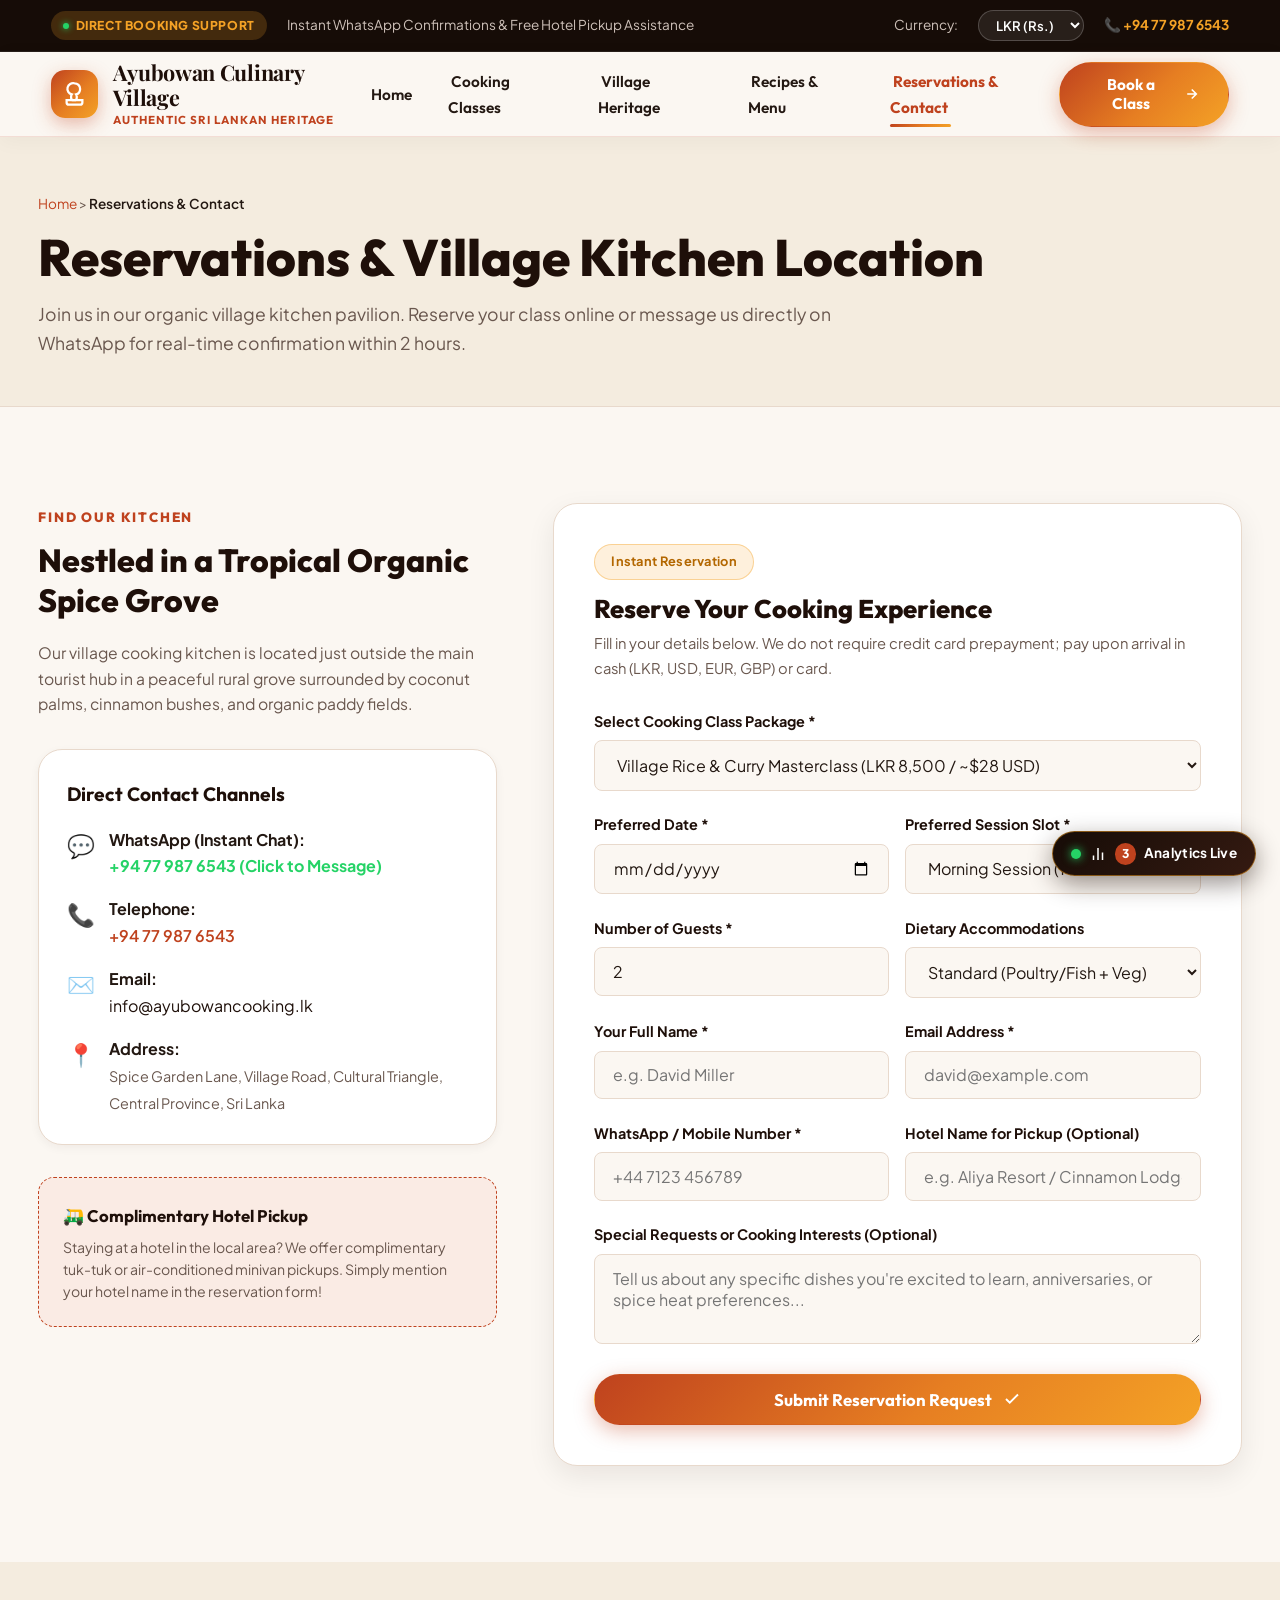
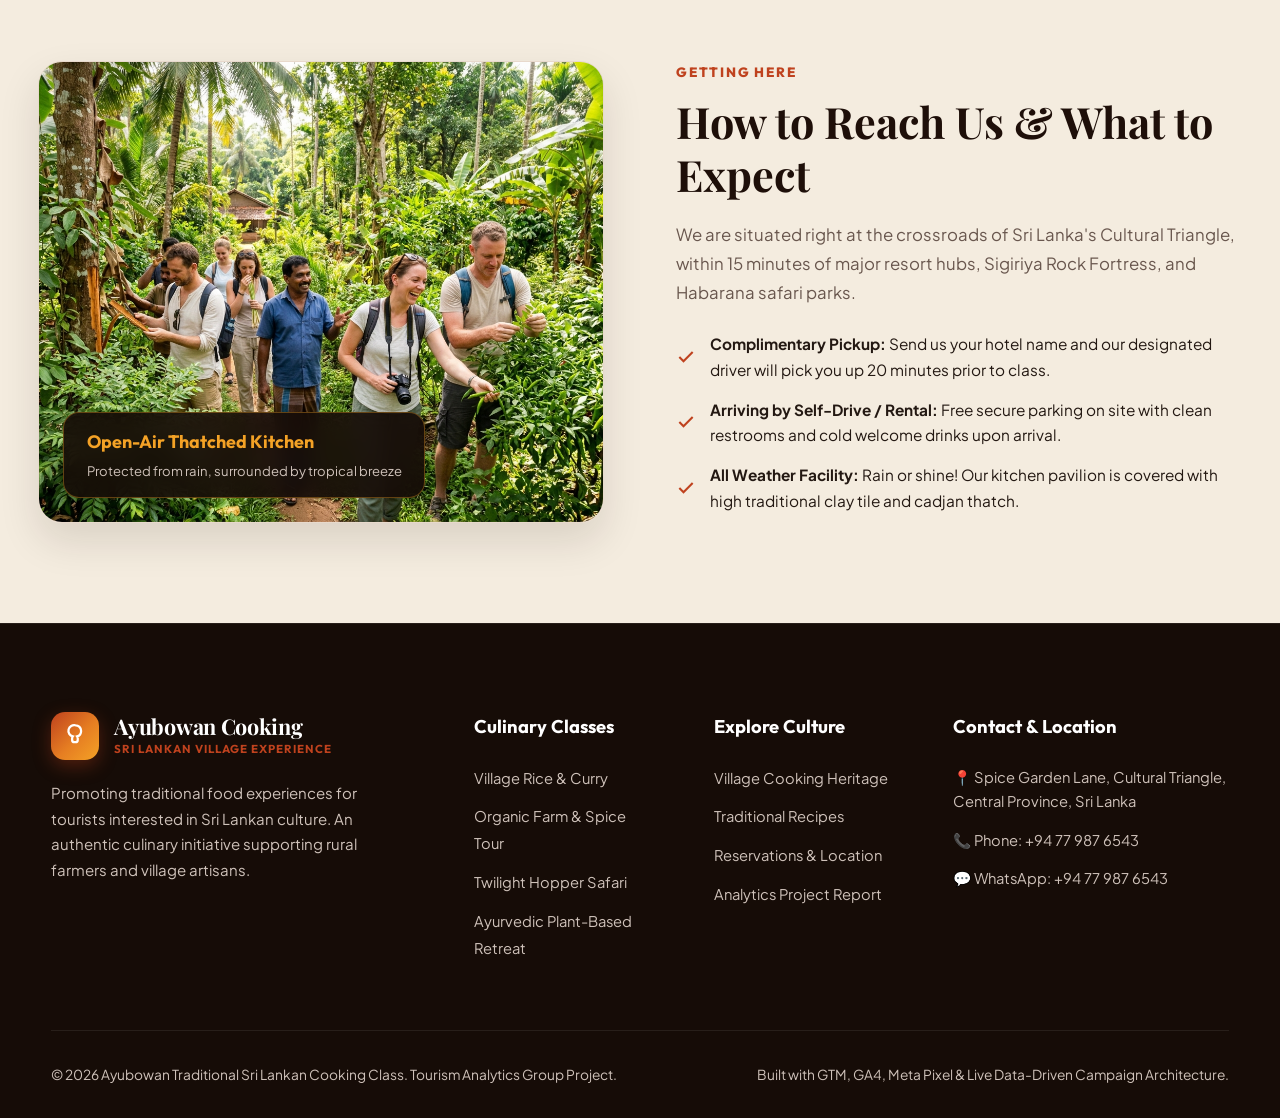
<file: contact.html>
<!DOCTYPE html>
<html lang="en">
<head>
  <meta charset="UTF-8">
  <meta name="viewport" content="width=device-width, initial-scale=1.0">

  <!-- Primary Meta Tags -->
  <title>Reservations & Contact Us | Ayubowan Sri Lankan Cooking Class</title>
  <meta name="description" content="Reserve your traditional Sri Lankan village cooking class. Direct bookings, WhatsApp inquiries, location map, hotel pickup coordination, and dietary customization.">
  <meta name="keywords" content="Book Sri Lanka cooking class, village cooking class contact, cooking school Sigiriya Kandy, culinary tour booking">
  <meta name="author" content="Tourism Analytics Group Project">

  <!-- Open Graph / Meta Pixel / Social Sharing -->
  <meta property="og:type" content="website">
  <meta property="og:title" content="Reservations & Contact Us | Sri Lankan Culinary Experience">
  <meta property="og:description" content="Reserve your authentic village cooking experience in Sri Lanka. Chat on WhatsApp or book online.">
  <meta property="og:image" content="assets/images/hero-cooking-class.jpg">

  <!-- Google Tag Manager (Task 02 Requirement) -->
  <script>
    (function(w,d,s,l,i){w[l]=w[l]||[];w[l].push({'gtm.start':
    new Date().getTime(),event:'gtm.js'});var f=d.getElementsByTagName(s)[0],
    j=d.createElement(s),dl=l!='dataLayer'?'&l='+l:'';j.async=true;j.src=
    'https://www.googletagmanager.com/gtm.js?id='+i+dl;f.parentNode.insertBefore(j,f);
    })(window,document,'script','dataLayer','GTM-MTSWL2MT');
  </script>
  <!-- End Google Tag Manager -->

  <!-- Google tag (gtag.js) GA4 Setup (Task 02 Requirement) -->
  <script async src="https://www.googletagmanager.com/gtag/js?id=G-36381XK1G9"></script>
  <script>
    window.dataLayer = window.dataLayer || [];
    function gtag(){dataLayer.push(arguments);}
    gtag('js', new Date());
    gtag('config', 'G-36381XK1G9');
  </script>

  <!-- Meta Pixel Code (Task 02 Requirement) -->
  <script>
    !function(f,b,e,v,n,t,s)
    {if(f.fbq)return;n=f.fbq=function(){n.callMethod?
    n.callMethod.apply(n,arguments):n.queue.push(arguments)};
    if(!f._fbq)f._fbq=n;n.push=n;n.loaded=!0;n.version='2.0';
    n.queue=[];t=b.createElement(e);t.async=!0;
    t.src=v;s=b.getElementsByTagName(e)[0];
    s.parentNode.insertBefore(t,s)}(window, document,'script',
    'https://connect.facebook.net/en_US/fbevents.js');
    fbq('init', '4918273645019283');
    fbq('track', 'PageView');
  </script>
  <noscript>
    <img height="1" width="1" style="display:none" 
         src="https://www.facebook.com/tr?id=4918273645019283&ev=PageView&noscript=1"/>
  </noscript>
  <!-- End Meta Pixel Code -->

  <!-- Main Stylesheet -->
  <link rel="stylesheet" href="assets/css/styles.css">
</head>
<body>
  <!-- Google Tag Manager (noscript) -->
  <noscript>
    <iframe src="https://www.googletagmanager.com/ns.html?id=GTM-MTSWL2MT"
            height="0" width="0" style="display:none;visibility:hidden"></iframe>
  </noscript>
  <!-- End Google Tag Manager (noscript) -->

  <a href="#mainContent" class="skip-link">Skip to main content</a>

  <!-- Top Announcement Bar (FULL PAGE WIDTH) -->
  <aside class="top-bar" aria-label="Announcement & Currency Switcher">
    <div class="top-bar-fullwidth">
      <div class="top-bar-left">
        <span class="top-pill">Direct Booking Support</span>
        <span>Instant WhatsApp Confirmations & Free Hotel Pickup Assistance</span>
      </div>
      <div class="top-bar-right">
        <span>Currency:</span>
        <div class="currency-toggle">
          <select id="currencySelector" aria-label="Select Currency">
            <option value="LKR" selected>LKR (Rs.)</option>
            <option value="USD">USD ($)</option>
            <option value="EUR">EUR (€)</option>
            <option value="GBP">GBP (£)</option>
            <option value="AUD">AUD (A$)</option>
          </select>
        </div>
        <a href="tel:+94779876543" style="color:var(--accent-gold); font-weight:700;" data-analytics-event="call_click">
          📞 +94 77 987 6543
        </a>
      </div>
    </div>
  </aside>

  <!-- Main Navigation Header (FULL PAGE WIDTH) -->
  <header class="site-header" role="banner">
    <div class="nav-fullwidth">
      <a href="index.html" class="site-logo" aria-label="Ayubowan Sri Lankan Cooking Class Homepage">
        <div class="logo-badge">
          <svg viewBox="0 0 24 24" fill="none" stroke="currentColor" stroke-width="2">
            <path d="M12 2a5 5 0 0 1 5 5c0 2.3-1.5 4.3-3.6 4.9.4.5.6 1.2.6 1.9v1.2a2 2 0 0 1-2 2H11a2 2 0 0 1-2-2V13.8c0-.7.2-1.4.6-1.9A5.002 5.002 0 0 1 12 2z"/>
            <path d="M5 19a2 2 0 0 0 2 2h10a2 2 0 0 0 2-2v-2H5v2z"/>
          </svg>
        </div>
        <div class="logo-text">
          <span class="brand-name">Ayubowan Culinary Village</span>
          <span class="brand-tagline">Authentic Sri Lankan Heritage</span>
        </div>
      </a>

      <nav class="main-nav" id="mainNav" role="navigation" aria-label="Primary Navigation">
        <ul class="nav-list">
          <li><a href="index.html" class="nav-link">Home</a></li>
          <li><a href="cooking-classes.html" class="nav-link">Cooking Classes</a></li>
          <li><a href="traditional-experience.html" class="nav-link">Village Heritage</a></li>
          <li><a href="recipes-menu.html" class="nav-link">Recipes & Menu</a></li>
          <li><a href="contact.html" class="nav-link active">Reservations & Contact</a></li>
        </ul>
      </nav>

      <div class="header-actions">
        <button class="btn btn-primary" data-open-booking="Village Rice & Curry Masterclass" id="headerBookBtn" data-analytics-event="header_book_click">
          <span>Book a Class</span>
          <svg width="16" height="16" viewBox="0 0 24 24" fill="none" stroke="currentColor" stroke-width="2.5"><path d="M5 12h14M12 5l7 7-7 7"/></svg>
        </button>
        <button class="mobile-menu-toggle" id="mobileMenuToggle" aria-label="Toggle navigation menu" aria-expanded="false">
          <svg width="28" height="28" viewBox="0 0 24 24" fill="none" stroke="currentColor" stroke-width="2.2"><path d="M3 12h18M3 6h18M3 18h18"/></svg>
        </button>
      </div>
    </div>
  </header>

  <main id="mainContent">
    <!-- Header Banner -->
    <section class="section-muted" style="padding: 3.5rem 0 3rem; border-bottom: 1px solid var(--border-light);">
      <div class="container">
        <nav aria-label="Breadcrumb" style="font-size: 0.85rem; color: var(--text-muted); margin-bottom: 0.75rem;">
          <a href="index.html" style="color: var(--primary-warm);">Home</a> &gt; 
          <span style="color: var(--text-main); font-weight: 600;">Reservations & Contact</span>
        </nav>
        <h1 style="font-family: var(--font-heading); font-size: clamp(2.2rem, 4vw, 3.2rem); font-weight: 800; color: var(--primary-dark); line-height: 1.15; margin-bottom: 0.8rem;">
          Reservations & Village Kitchen Location
        </h1>
        <p style="font-size: 1.1rem; color: var(--text-muted); max-width: 820px; line-height: 1.65;">
          Join us in our organic village kitchen pavilion. Reserve your class online or message us directly on WhatsApp for real-time confirmation within 2 hours.
        </p>
      </div>
    </section>

    <!-- Main Contact & Reservation Section -->
    <section class="section" aria-label="Booking and Inquiry Form">
      <div class="container">
        <div style="display: grid; grid-template-columns: 1.2fr 1.8fr; gap: 3.5rem; align-items: start;">
          
          <!-- Left Column: Direct Info -->
          <div>
            <span class="section-pretitle">Find Our Kitchen</span>
            <h2 style="font-family: var(--font-heading); font-size: 2rem; font-weight: 800; color: var(--primary-dark); margin-bottom: 1.2rem; line-height: 1.25;">
              Nestled in a Tropical Organic Spice Grove
            </h2>
            <p style="font-size: 0.98rem; color: var(--text-muted); line-height: 1.65; margin-bottom: 2rem;">
              Our village cooking kitchen is located just outside the main tourist hub in a peaceful rural grove surrounded by coconut palms, cinnamon bushes, and organic paddy fields.
            </p>

            <div style="background: var(--bg-surface); border: 1px solid var(--border-light); border-radius: var(--radius-lg); padding: 1.75rem; box-shadow: var(--shadow-sm); margin-bottom: 2rem;">
              <h3 style="font-family: var(--font-heading); font-size: 1.2rem; font-weight: 700; color: var(--primary-dark); margin-bottom: 1rem;">
                Direct Contact Channels
              </h3>
              
              <div style="margin-bottom: 1rem; display: flex; gap: 0.85rem;">
                <span style="font-size: 1.4rem;">💬</span>
                <div>
                  <strong>WhatsApp (Instant Chat):</strong><br>
                  <a href="https://wa.me/94779876543?text=Hi%20Ayubowan%20Cooking%20Class,%20I%20would%20like%20to%20inquire%20about%20a%20booking" target="_blank" rel="noopener" style="color: #25d366; font-weight: 700;" data-context="Contact Page Direct WhatsApp" data-analytics-event="contact_direct_whatsapp">
                    +94 77 987 6543 (Click to Message)
                  </a>
                </div>
              </div>

              <div style="margin-bottom: 1rem; display: flex; gap: 0.85rem;">
                <span style="font-size: 1.4rem;">📞</span>
                <div>
                  <strong>Telephone:</strong><br>
                  <a href="tel:+94779876543" style="color: var(--primary-warm); font-weight: 600;" data-analytics-event="contact_call_click">
                    +94 77 987 6543
                  </a>
                </div>
              </div>

              <div style="margin-bottom: 1rem; display: flex; gap: 0.85rem;">
                <span style="font-size: 1.4rem;">✉️</span>
                <div>
                  <strong>Email:</strong><br>
                  <a href="mailto:info@ayubowancooking.lk" style="color: var(--primary-dark);">
                    info@ayubowancooking.lk
                  </a>
                </div>
              </div>

              <div style="display: flex; gap: 0.85rem;">
                <span style="font-size: 1.4rem;">📍</span>
                <div>
                  <strong>Address:</strong><br>
                  <span style="color: var(--text-muted); font-size: 0.9rem;">
                    Spice Garden Lane, Village Road, Cultural Triangle, Central Province, Sri Lanka
                  </span>
                </div>
              </div>
            </div>

            <div style="background: var(--primary-subtle); border: 1px dashed var(--primary-warm); border-radius: var(--radius-md); padding: 1.5rem;">
              <h4 style="font-family: var(--font-heading); font-size: 1.05rem; color: var(--primary-dark); margin-bottom: 0.4rem;">
                🛺 Complimentary Hotel Pickup
              </h4>
              <p style="font-size: 0.88rem; color: var(--text-muted); line-height: 1.55;">
                Staying at a hotel in the local area? We offer complimentary tuk-tuk or air-conditioned minivan pickups. Simply mention your hotel name in the reservation form!
              </p>
            </div>
          </div>

          <!-- Right Column: Main Booking Form -->
          <div style="background: var(--bg-surface); border: 1px solid var(--border-light); border-radius: var(--radius-lg); padding: 2.5rem; box-shadow: var(--shadow-md);">
            <div style="margin-bottom: 1.75rem;">
              <span class="badge-pill gold" style="margin-bottom: 0.5rem;">Instant Reservation</span>
              <h3 style="font-family: var(--font-heading); font-size: 1.6rem; font-weight: 800; color: var(--primary-dark);">
                Reserve Your Cooking Experience
              </h3>
              <p style="font-size: 0.92rem; color: var(--text-muted);">
                Fill in your details below. We do not require credit card prepayment; pay upon arrival in cash (LKR, USD, EUR, GBP) or card.
              </p>
            </div>

            <form id="contactReservationForm">
              <div class="form-group">
                <label for="contactPackage">Select Cooking Class Package *</label>
                <select id="contactPackage" class="form-control" required>
                  <option value="Village Rice & Curry Masterclass">Village Rice & Curry Masterclass (LKR 8,500 / ~$28 USD)</option>
                  <option value="Golden Spice & Organic Farm Tour + Cooking">Golden Spice & Organic Farm Tour + Cooking (LKR 14,500 / ~$48 USD)</option>
                  <option value="Hoppers, Rotti & Street Food Evening Safari">Hoppers, Rotti & Street Food Evening Safari (LKR 9,500 / ~$31 USD)</option>
                  <option value="Ayurvedic Healing & Plant-Based Culinary Retreat">Ayurvedic Healing & Plant-Based Culinary Retreat (LKR 12,000 / ~$40 USD)</option>
                </select>
              </div>

              <div class="form-row">
                <div class="form-group">
                  <label for="contactDate">Preferred Date *</label>
                  <input type="date" id="contactDate" class="form-control" required>
                </div>
                <div class="form-group">
                  <label for="contactSlot">Preferred Session Slot *</label>
                  <select id="contactSlot" class="form-control" required>
                    <option value="Morning Session (10:00 AM - 1:30 PM)">Morning Session (10:00 AM – 1:30 PM)</option>
                    <option value="Afternoon Session (3:30 PM - 7:00 PM)">Afternoon Session (3:30 PM – 7:00 PM)</option>
                    <option value="Twilight Street Food (5:00 PM - 8:00 PM)">Twilight Street Food (5:00 PM – 8:00 PM)</option>
                  </select>
                </div>
              </div>

              <div class="form-row">
                <div class="form-group">
                  <label for="contactGuests">Number of Guests *</label>
                  <input type="number" id="contactGuests" class="form-control" min="1" max="15" value="2" required>
                </div>
                <div class="form-group">
                  <label for="contactDietary">Dietary Accommodations</label>
                  <select id="contactDietary" class="form-control">
                    <option value="Standard Country (Meat/Fish + Veg)">Standard (Poultry/Fish + Veg)</option>
                    <option value="100% Vegetarian">100% Vegetarian</option>
                    <option value="100% Vegan (Plant-Based)">100% Vegan (Plant-Based)</option>
                    <option value="Gluten-Free Friendly">Gluten-Free Friendly</option>
                    <option value="Halal Friendly">Halal Friendly</option>
                    <option value="Nut Allergy / Mild Spice for Kids">Nut Allergy / Mild Spice for Kids</option>
                  </select>
                </div>
              </div>

              <div class="form-row">
                <div class="form-group">
                  <label for="contactName">Your Full Name *</label>
                  <input type="text" id="contactName" class="form-control" placeholder="e.g. David Miller" required>
                </div>
                <div class="form-group">
                  <label for="contactEmail">Email Address *</label>
                  <input type="email" id="contactEmail" class="form-control" placeholder="david@example.com" required>
                </div>
              </div>

              <div class="form-row">
                <div class="form-group">
                  <label for="contactPhone">WhatsApp / Mobile Number *</label>
                  <input type="tel" id="contactPhone" class="form-control" placeholder="+44 7123 456789" required>
                </div>
                <div class="form-group">
                  <label for="contactPickup">Hotel Name for Pickup (Optional)</label>
                  <input type="text" id="contactPickup" class="form-control" placeholder="e.g. Aliya Resort / Cinnamon Lodge">
                </div>
              </div>

              <div class="form-group">
                <label for="contactNotes">Special Requests or Cooking Interests (Optional)</label>
                <textarea id="contactNotes" class="form-control" rows="3" placeholder="Tell us about any specific dishes you're excited to learn, anniversaries, or spice heat preferences..."></textarea>
              </div>

              <button type="submit" class="btn btn-primary btn-block" style="padding: 14px 20px; font-size: 1.05rem;" data-analytics-event="submit_contact_reservation">
                <span>Submit Reservation Request</span>
                <svg width="18" height="18" viewBox="0 0 24 24" fill="none" stroke="currentColor" stroke-width="2.5"><polyline points="20 6 9 17 4 12"/></svg>
              </button>
            </form>
          </div>

        </div>
      </div>
    </section>

    <!-- Location & Directions -->
    <section class="section section-muted" aria-label="Map and Directions">
      <div class="container">
        <div class="feature-split">
          <div class="feature-img-box">
            <img src="assets/images/organic-farm-harvest.jpg" alt="Lush village farm walkway leading to our open-air kitchen pavilion">
            <div class="feature-img-badge">
              <strong>Open-Air Thatched Kitchen</strong>
              <span>Protected from rain, surrounded by tropical breeze</span>
            </div>
          </div>
          <div class="feature-text-box">
            <span class="section-pretitle">Getting Here</span>
            <h3>How to Reach Us & What to Expect</h3>
            <p>
              We are situated right at the crossroads of Sri Lanka's Cultural Triangle, within 15 minutes of major resort hubs, Sigiriya Rock Fortress, and Habarana safari parks.
            </p>
            <ul class="feature-bullet-list">
              <li>
                <svg width="20" height="20" viewBox="0 0 24 24" fill="none" stroke="currentColor" stroke-width="2.5"><polyline points="20 6 9 17 4 12"/></svg>
                <span><strong>Complimentary Pickup:</strong> Send us your hotel name and our designated driver will pick you up 20 minutes prior to class.</span>
              </li>
              <li>
                <svg width="20" height="20" viewBox="0 0 24 24" fill="none" stroke="currentColor" stroke-width="2.5"><polyline points="20 6 9 17 4 12"/></svg>
                <span><strong>Arriving by Self-Drive / Rental:</strong> Free secure parking on site with clean restrooms and cold welcome drinks upon arrival.</span>
              </li>
              <li>
                <svg width="20" height="20" viewBox="0 0 24 24" fill="none" stroke="currentColor" stroke-width="2.5"><polyline points="20 6 9 17 4 12"/></svg>
                <span><strong>All Weather Facility:</strong> Rain or shine! Our kitchen pavilion is covered with high traditional clay tile and cadjan thatch.</span>
              </li>
            </ul>
          </div>
        </div>
      </div>
    </section>
  </main>

  <!-- Site Footer (FULL PAGE WIDTH) -->
  <footer class="site-footer" role="contentinfo">
    <div class="footer-fullwidth">
      <div class="footer-grid">
        <div class="footer-brand">
          <div class="site-logo">
            <div class="logo-badge">
              <svg viewBox="0 0 24 24" fill="none" stroke="currentColor" stroke-width="2">
                <path d="M12 2a5 5 0 0 1 5 5c0 2.3-1.5 4.3-3.6 4.9.4.5.6 1.2.6 1.9v1.2a2 2 0 0 1-2 2H11a2 2 0 0 1-2-2V13.8c0-.7.2-1.4.6-1.9A5.002 5.002 0 0 1 12 2z"/>
              </svg>
            </div>
            <div class="logo-text">
              <span class="brand-name" style="color:#fff;">Ayubowan Cooking</span>
              <span class="brand-tagline">Sri Lankan Village Experience</span>
            </div>
          </div>
          <p>Promoting traditional food experiences for tourists interested in Sri Lankan culture. An authentic culinary initiative supporting rural farmers and village artisans.</p>
        </div>

        <div class="footer-links">
          <h4>Culinary Classes</h4>
          <ul>
            <li><a href="cooking-classes.html#pkg-rice-curry">Village Rice & Curry</a></li>
            <li><a href="cooking-classes.html#pkg-spice-trail">Organic Farm & Spice Tour</a></li>
            <li><a href="cooking-classes.html#pkg-hoppers">Twilight Hopper Safari</a></li>
            <li><a href="cooking-classes.html#pkg-ayurvedic">Ayurvedic Plant-Based Retreat</a></li>
          </ul>
        </div>

        <div class="footer-links">
          <h4>Explore Culture</h4>
          <ul>
            <li><a href="traditional-experience.html">Village Cooking Heritage</a></li>
            <li><a href="recipes-menu.html">Traditional Recipes</a></li>
            <li><a href="contact.html">Reservations & Location</a></li>
            <li><a href="ANALYTICS_SETUP_GUIDE.md" target="_blank">Analytics Project Report</a></li>
          </ul>
        </div>

        <div class="footer-contact">
          <h4>Contact & Location</h4>
          <p>📍 Spice Garden Lane, Cultural Triangle, Central Province, Sri Lanka</p>
          <p>📞 Phone: +94 77 987 6543</p>
          <p>💬 WhatsApp: +94 77 987 6543</p>
        </div>
      </div>

      <div class="footer-bottom">
        <p>&copy; 2026 Ayubowan Traditional Sri Lankan Cooking Class. Tourism Analytics Group Project.</p>
        <p>Built with GTM, GA4, Meta Pixel & Live Data-Driven Campaign Architecture.</p>
      </div>
    </div>
  </footer>

  <!-- Booking Modal -->
  <div class="booking-modal" id="bookingModal" role="dialog" aria-modal="true" aria-labelledby="modalTitle">
    <div class="modal-dialog">
      <div class="modal-header">
        <h3 class="modal-title" id="modalTitle">Reserve Your Cooking Class</h3>
        <button class="modal-close-btn" id="closeBookingModal" aria-label="Close dialog">&times;</button>
      </div>
      <div class="modal-body">
        <form id="quickBookingForm">
          <div class="form-group">
            <label for="modalPackageSelect">Select Cooking Class Package *</label>
            <select id="modalPackageSelect" class="form-control" required>
              <option value="Village Rice & Curry Masterclass">Village Rice & Curry Masterclass (LKR 8,500)</option>
              <option value="Golden Spice & Organic Farm Tour + Cooking">Golden Spice & Organic Farm Tour + Cooking (LKR 14,500)</option>
              <option value="Hoppers, Rotti & Street Food Evening Safari">Hoppers, Rotti & Street Food Evening Safari (LKR 9,500)</option>
              <option value="Ayurvedic Healing & Plant-Based Culinary Retreat">Ayurvedic Healing & Plant-Based Culinary Retreat (LKR 12,000)</option>
            </select>
          </div>

          <div class="form-row">
            <div class="form-group">
              <label for="modalGuests">Number of Guests *</label>
              <input type="number" id="modalGuests" class="form-control" min="1" max="12" value="2" required>
            </div>
            <div class="form-group">
              <label for="modalDate">Preferred Date *</label>
              <input type="date" id="modalDate" class="form-control" required>
            </div>
          </div>

          <div class="form-row">
            <div class="form-group">
              <label for="modalName">Full Name *</label>
              <input type="text" id="modalName" class="form-control" placeholder="e.g. Sarah Jenkins" required>
            </div>
            <div class="form-group">
              <label for="modalEmail">Email Address *</label>
              <input type="email" id="modalEmail" class="form-control" placeholder="sarah@example.com" required>
            </div>
          </div>

          <div class="form-row">
            <div class="form-group">
              <label for="modalPhone">WhatsApp / Mobile Number *</label>
              <input type="tel" id="modalPhone" class="form-control" placeholder="+44 7123 456789" required>
            </div>
            <div class="form-group">
              <label for="modalDietary">Dietary Preferences</label>
              <select id="modalDietary" class="form-control">
                <option value="Standard Country">Standard (Poultry/Fish + Veg)</option>
                <option value="100% Vegetarian">100% Vegetarian</option>
                <option value="100% Vegan">100% Vegan (Plant-Based)</option>
                <option value="Gluten-Free Friendly">Gluten-Free Friendly</option>
                <option value="Halal Friendly">Halal Friendly</option>
                <option value="Mild Spice for Kids">Mild Spice (Children / Low Heat)</option>
              </select>
            </div>
          </div>

          <div class="modal-estimate-box">
            <span>Estimated Total:</span>
            <strong id="modalEstimatedTotal">LKR 17,000</strong>
          </div>

          <button type="submit" class="btn btn-primary btn-block" style="padding: 14px 20px; font-size: 1.05rem;" data-analytics-event="submit_booking_form">
            <span>Confirm Class Reservation</span>
            <svg width="18" height="18" viewBox="0 0 24 24" fill="none" stroke="currentColor" stroke-width="2.5"><polyline points="20 6 9 17 4 12"/></svg>
          </button>
        </form>
      </div>
    </div>
  </div>

  <!-- Scripts -->
  <script src="assets/js/analytics-config.js"></script>
  <script src="assets/js/analytics-tracker.js"></script>
  <script src="assets/js/main.js"></script>
  <script>
    document.addEventListener('DOMContentLoaded', () => {
      if (window.tourismAnalytics) {
        window.tourismAnalytics.trackPageView('Reservations & Contact Us');
      }

      // Handle dedicated contact page form
      const contactForm = document.getElementById('contactReservationForm');
      if (contactForm) {
        contactForm.addEventListener('submit', function(e) {
          e.preventDefault();
          const name = document.getElementById('contactName')?.value || 'Guest';
          const pkg = document.getElementById('contactPackage')?.value || 'Village Rice & Curry Masterclass';
          const guests = parseInt(document.getElementById('contactGuests')?.value, 10) || 2;
          const date = document.getElementById('contactDate')?.value || '';
          const dietary = document.getElementById('contactDietary')?.value || 'Standard';

          const packagePrices = {
            'Village Rice & Curry Masterclass': 8500,
            'Golden Spice & Organic Farm Tour + Cooking': 14500,
            'Hoppers, Rotti & Street Food Evening Safari': 9500,
            'Ayurvedic Healing & Plant-Based Culinary Retreat': 12000
          };
          const estValue = (packagePrices[pkg] || 8500) * guests;

          // Dispatch Conversion Event to GTM, GA4, Meta Pixel
          if (window.tourismAnalytics && window.tourismAnalytics.trackLead) {
            window.tourismAnalytics.trackLead({
              packageName: pkg,
              leadType: 'Dedicated Contact Page Reservation',
              guests: guests,
              date: date,
              dietary: dietary,
              estimatedValue: estValue,
              source: 'contact.html'
            });
          }

          if (window.showToast) {
            window.showToast(`Ayubowan ${name}! Your reservation request for ${pkg} has been submitted successfully!`);
          }
          contactForm.reset();
        });
      }
    });
  </script>
</body>
</html>
</file>
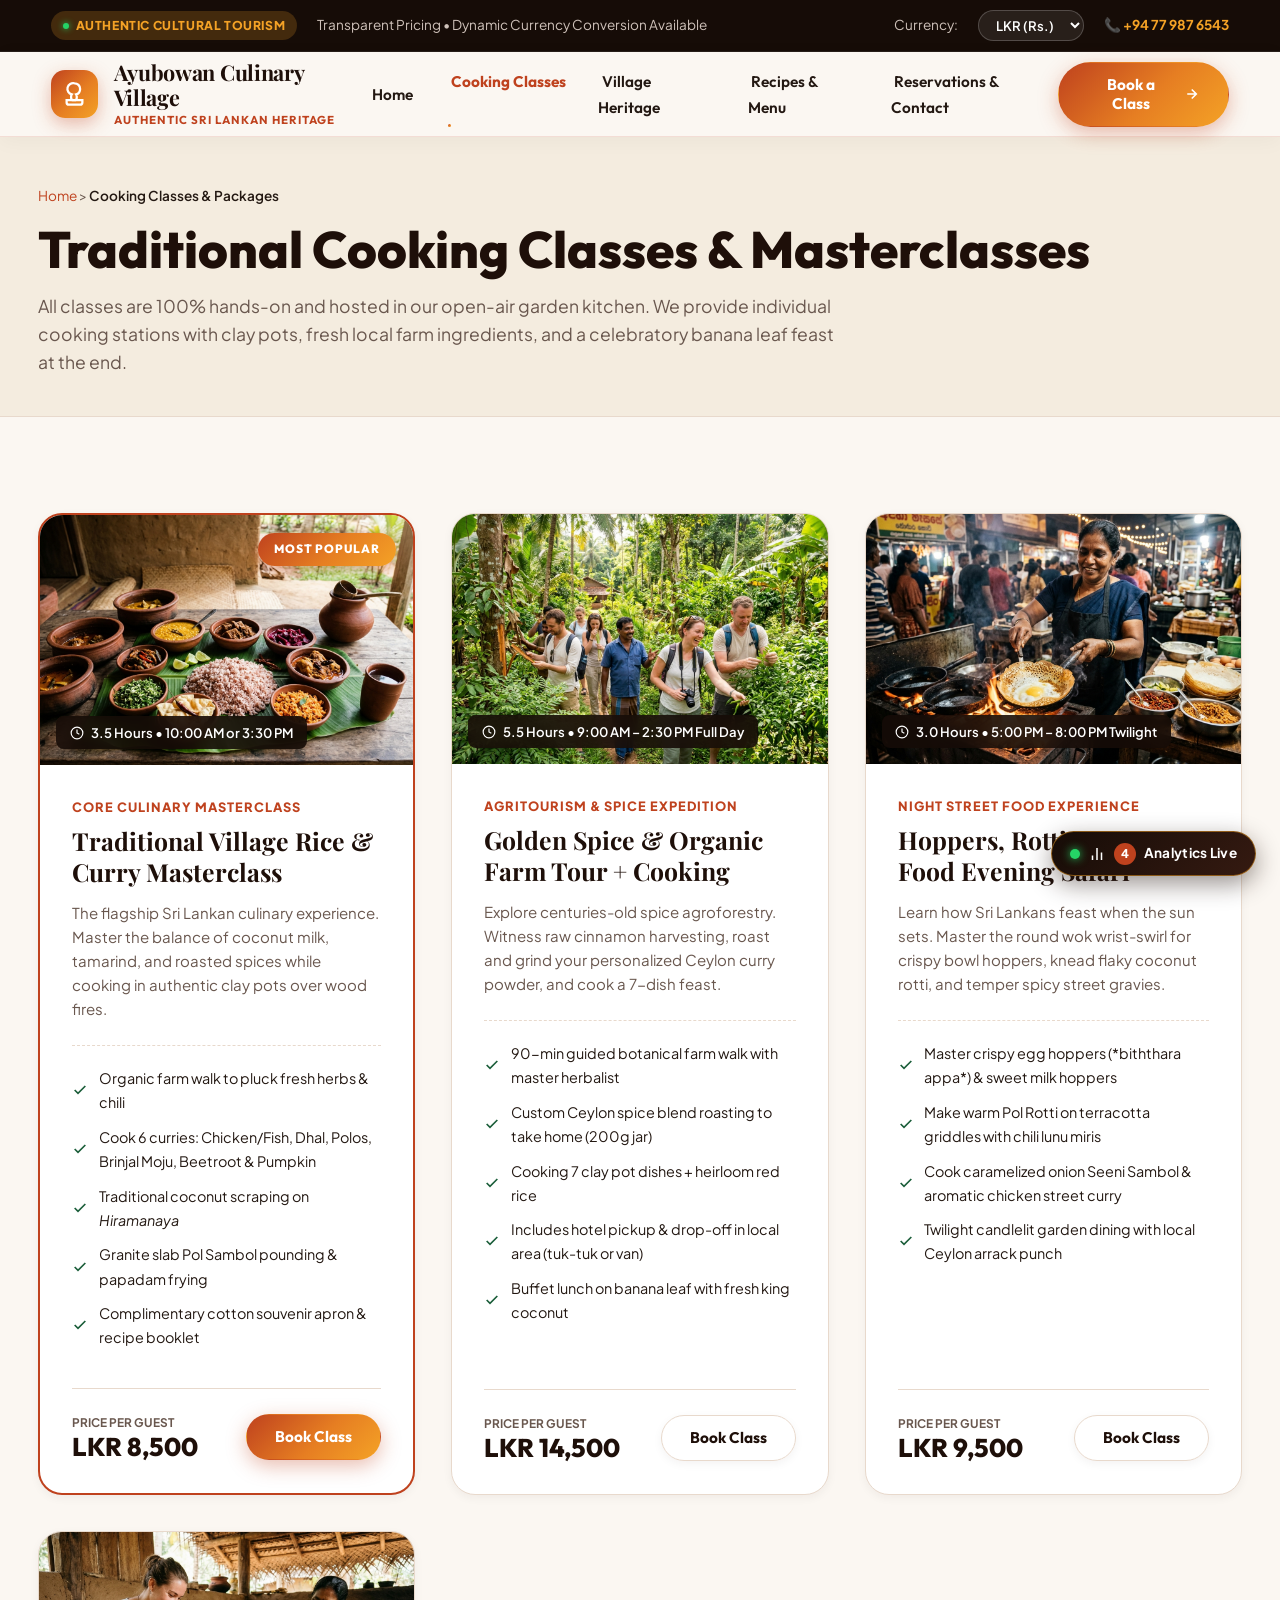
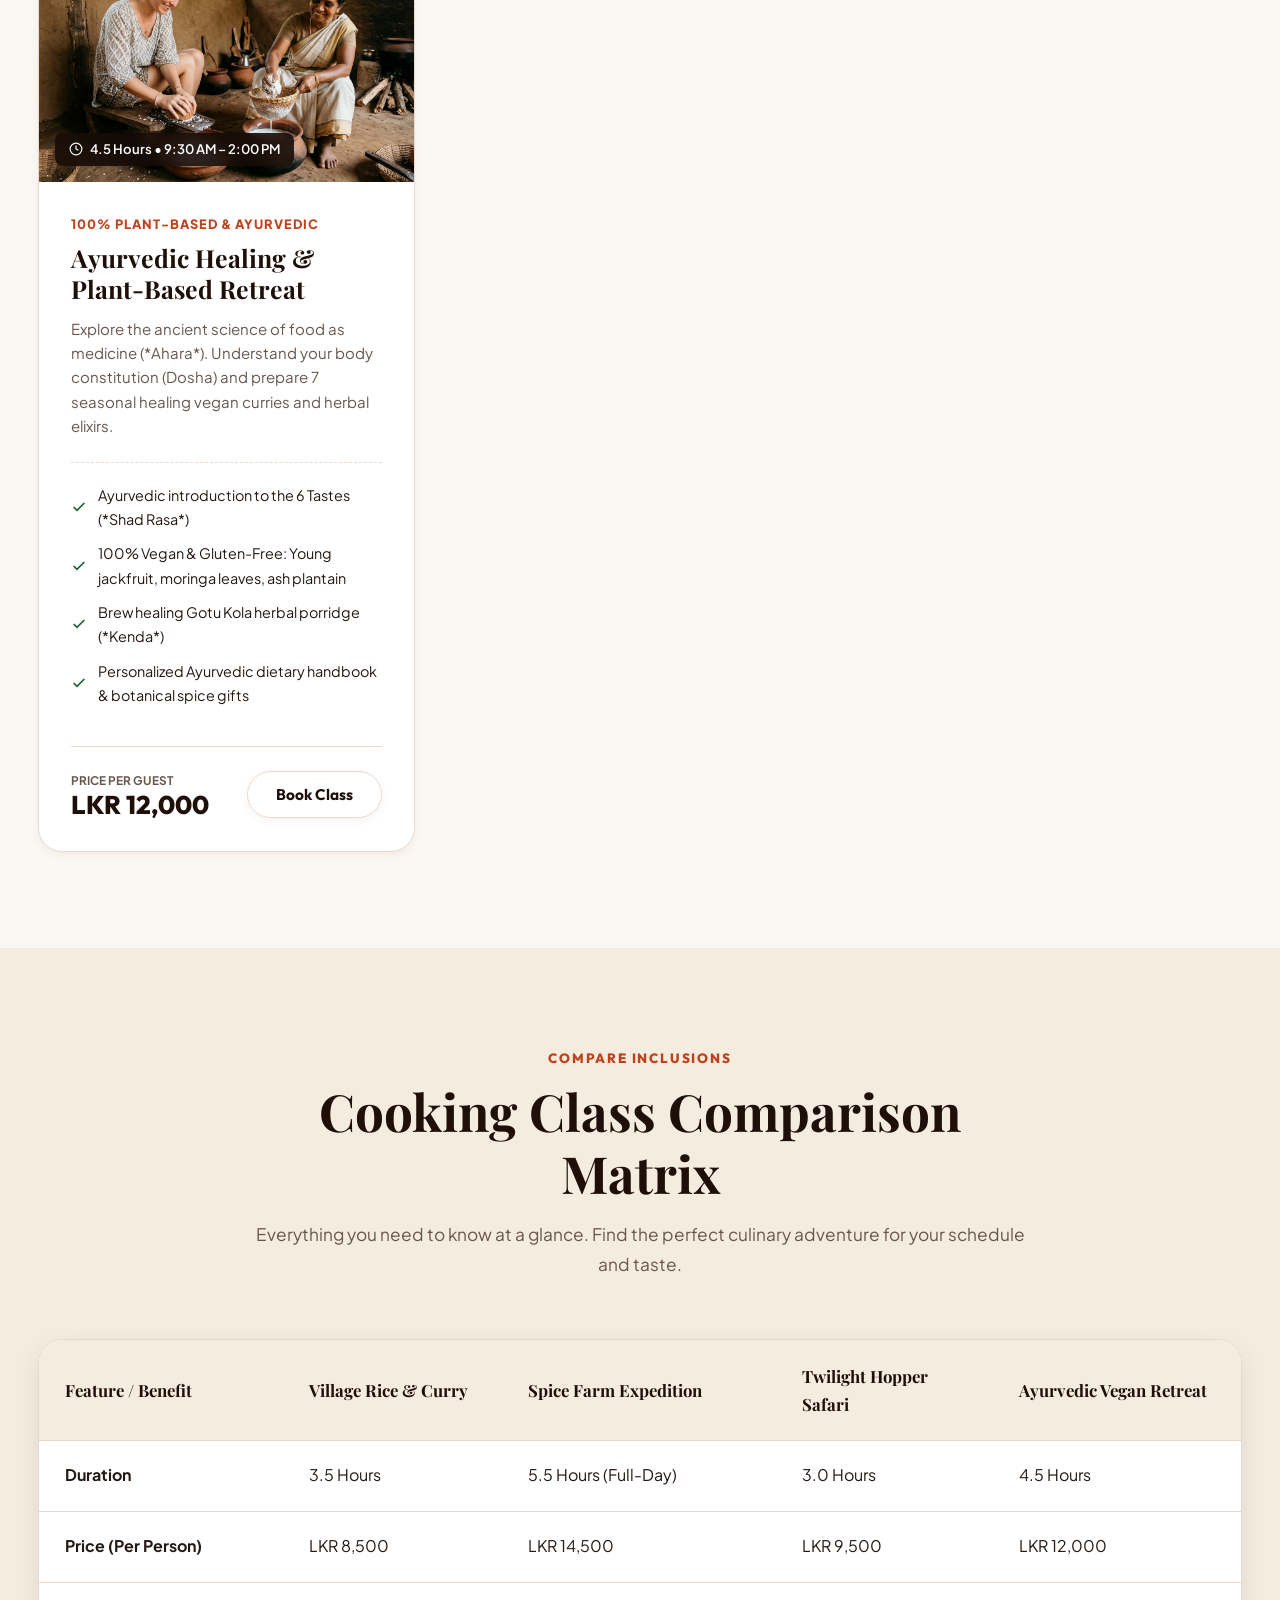
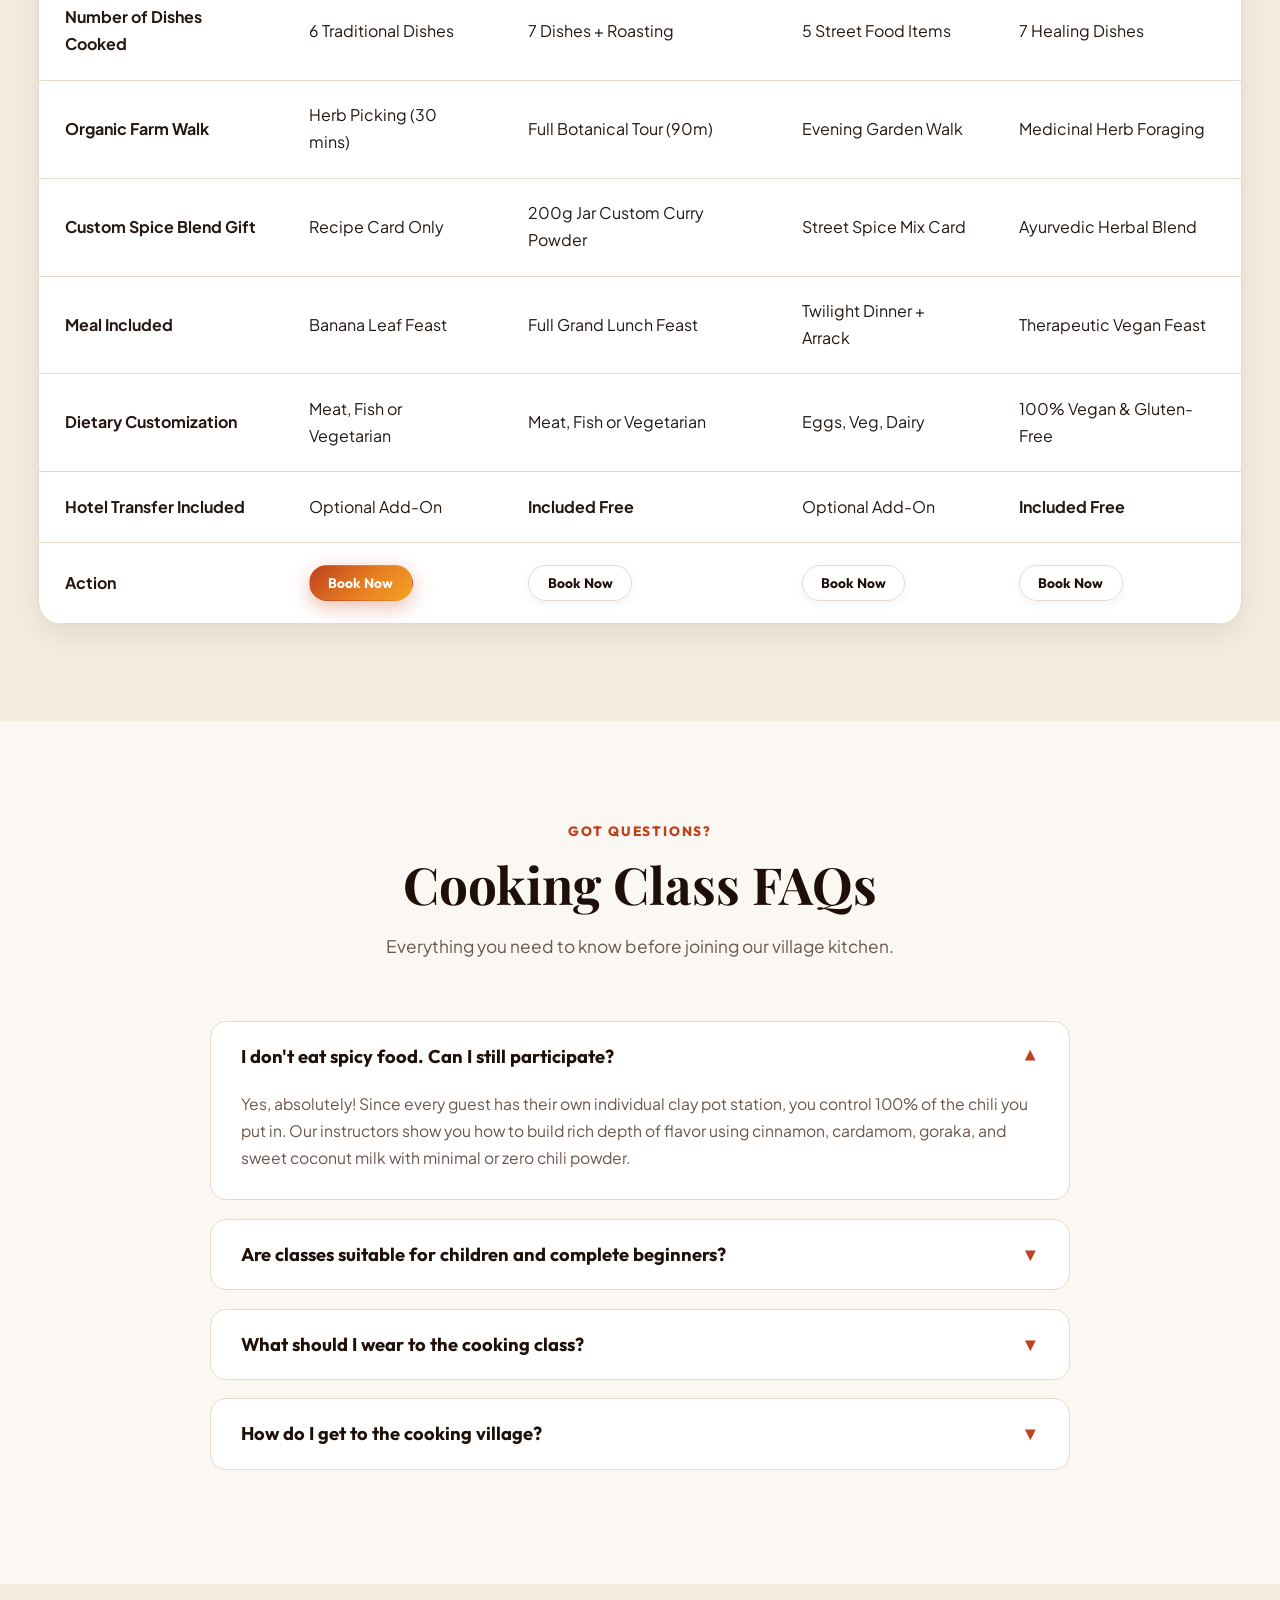
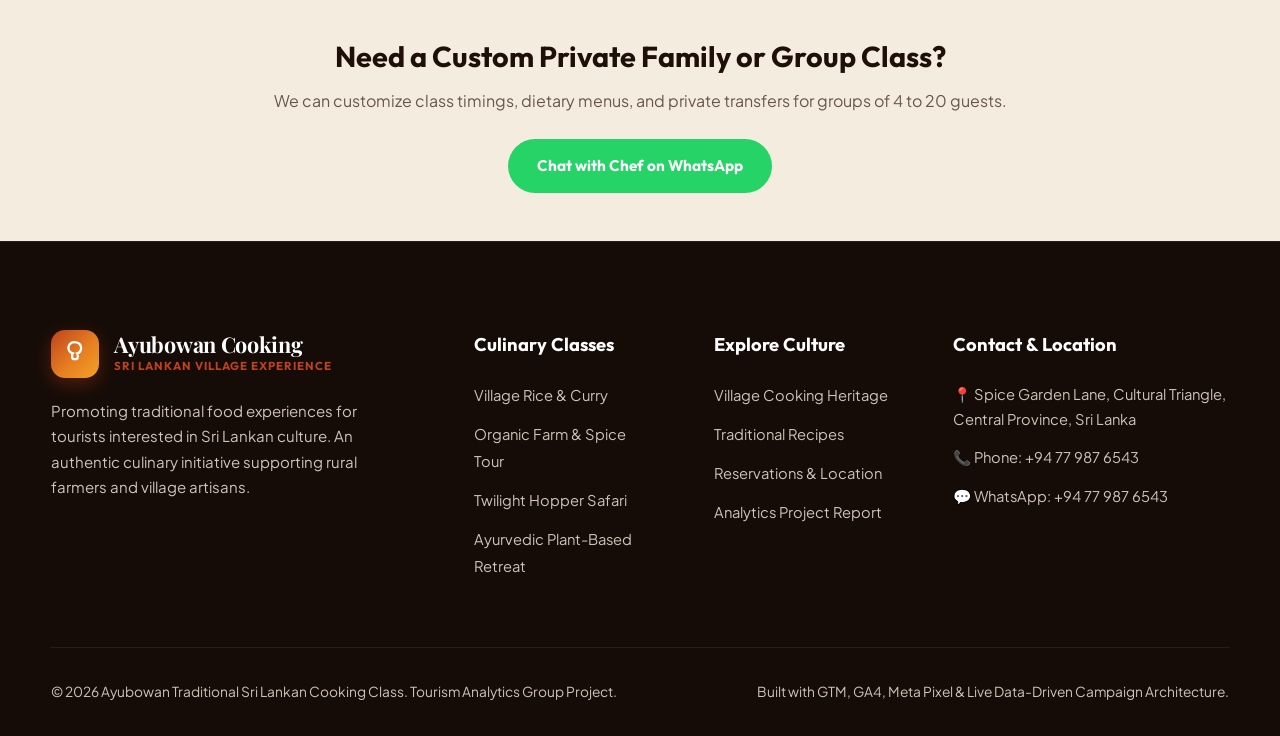
<file: cooking-classes.html>
<!DOCTYPE html>
<html lang="en">
<head>
  <meta charset="UTF-8">
  <meta name="viewport" content="width=device-width, initial-scale=1.0">

  <!-- Primary Meta Tags -->
  <title>Cooking Classes & Packages | Ayubowan Sri Lankan Cooking Experience</title>
  <meta name="description" content="Explore traditional Sri Lankan cooking classes in our village kitchen. Half-day rice & curry masterclasses, street food hoppers, organic spice farm tours, and Ayurvedic vegan retreats.">
  <meta name="keywords" content="Sri Lankan cooking classes, rice and curry class price, hopper cooking experience, organic spice tour Sri Lanka, vegetarian cooking class">
  <meta name="author" content="Tourism Analytics Group Project">

  <!-- Open Graph / Meta Pixel / Social Sharing -->
  <meta property="og:type" content="website">
  <meta property="og:title" content="Cooking Classes & Packages | Sri Lankan Culinary Experience">
  <meta property="og:description" content="Hands-on traditional village cooking packages. Transparent pricing, small intimate groups, and authentic banana leaf feasts.">
  <meta property="og:image" content="assets/images/village-rice-curry-feast.jpg">

  <!-- Google Tag Manager (Task 02 Requirement) -->
  <script>
    (function(w,d,s,l,i){w[l]=w[l]||[];w[l].push({'gtm.start':
    new Date().getTime(),event:'gtm.js'});var f=d.getElementsByTagName(s)[0],
    j=d.createElement(s),dl=l!='dataLayer'?'&l='+l:'';j.async=true;j.src=
    'https://www.googletagmanager.com/gtm.js?id='+i+dl;f.parentNode.insertBefore(j,f);
    })(window,document,'script','dataLayer','GTM-MTSWL2MT');
  </script>
  <!-- End Google Tag Manager -->

  <!-- Google tag (gtag.js) GA4 Setup (Task 02 Requirement) -->
  <script async src="https://www.googletagmanager.com/gtag/js?id=G-36381XK1G9"></script>
  <script>
    window.dataLayer = window.dataLayer || [];
    function gtag(){dataLayer.push(arguments);}
    gtag('js', new Date());
    gtag('config', 'G-36381XK1G9');
  </script>

  <!-- Meta Pixel Code (Task 02 Requirement) -->
  <script>
    !function(f,b,e,v,n,t,s)
    {if(f.fbq)return;n=f.fbq=function(){n.callMethod?
    n.callMethod.apply(n,arguments):n.queue.push(arguments)};
    if(!f._fbq)f._fbq=n;n.push=n;n.loaded=!0;n.version='2.0';
    n.queue=[];t=b.createElement(e);t.async=!0;
    t.src=v;s=b.getElementsByTagName(e)[0];
    s.parentNode.insertBefore(t,s)}(window, document,'script',
    'https://connect.facebook.net/en_US/fbevents.js');
    fbq('init', '4918273645019283');
    fbq('track', 'PageView');
  </script>
  <noscript>
    <img height="1" width="1" style="display:none" 
         src="https://www.facebook.com/tr?id=4918273645019283&ev=PageView&noscript=1"/>
  </noscript>
  <!-- End Meta Pixel Code -->

  <!-- Main Stylesheet -->
  <link rel="stylesheet" href="assets/css/styles.css">
</head>
<body>
  <!-- Google Tag Manager (noscript) -->
  <noscript>
    <iframe src="https://www.googletagmanager.com/ns.html?id=GTM-MTSWL2MT"
            height="0" width="0" style="display:none;visibility:hidden"></iframe>
  </noscript>
  <!-- End Google Tag Manager (noscript) -->

  <a href="#mainContent" class="skip-link">Skip to main content</a>

  <!-- Top Announcement Bar (FULL PAGE WIDTH) -->
  <aside class="top-bar" aria-label="Announcement & Currency Switcher">
    <div class="top-bar-fullwidth">
      <div class="top-bar-left">
        <span class="top-pill">Authentic Cultural Tourism</span>
        <span>Transparent Pricing • Dynamic Currency Conversion Available</span>
      </div>
      <div class="top-bar-right">
        <span>Currency:</span>
        <div class="currency-toggle">
          <select id="currencySelector" aria-label="Select Currency">
            <option value="LKR" selected>LKR (Rs.)</option>
            <option value="USD">USD ($)</option>
            <option value="EUR">EUR (€)</option>
            <option value="GBP">GBP (£)</option>
            <option value="AUD">AUD (A$)</option>
          </select>
        </div>
        <a href="tel:+94779876543" style="color:var(--accent-gold); font-weight:700;" data-analytics-event="call_click">
          📞 +94 77 987 6543
        </a>
      </div>
    </div>
  </aside>

  <!-- Main Navigation Header (FULL PAGE WIDTH) -->
  <header class="site-header" role="banner">
    <div class="nav-fullwidth">
      <a href="index.html" class="site-logo" aria-label="Ayubowan Sri Lankan Cooking Class Homepage">
        <div class="logo-badge">
          <svg viewBox="0 0 24 24" fill="none" stroke="currentColor" stroke-width="2">
            <path d="M12 2a5 5 0 0 1 5 5c0 2.3-1.5 4.3-3.6 4.9.4.5.6 1.2.6 1.9v1.2a2 2 0 0 1-2 2H11a2 2 0 0 1-2-2V13.8c0-.7.2-1.4.6-1.9A5.002 5.002 0 0 1 12 2z"/>
            <path d="M5 19a2 2 0 0 0 2 2h10a2 2 0 0 0 2-2v-2H5v2z"/>
          </svg>
        </div>
        <div class="logo-text">
          <span class="brand-name">Ayubowan Culinary Village</span>
          <span class="brand-tagline">Authentic Sri Lankan Heritage</span>
        </div>
      </a>

      <nav class="main-nav" id="mainNav" role="navigation" aria-label="Primary Navigation">
        <ul class="nav-list">
          <li><a href="index.html" class="nav-link">Home</a></li>
          <li><a href="cooking-classes.html" class="nav-link active">Cooking Classes</a></li>
          <li><a href="traditional-experience.html" class="nav-link">Village Heritage</a></li>
          <li><a href="recipes-menu.html" class="nav-link">Recipes & Menu</a></li>
          <li><a href="contact.html" class="nav-link">Reservations & Contact</a></li>
        </ul>
      </nav>

      <div class="header-actions">
        <button class="btn btn-primary" data-open-booking="Village Rice & Curry Masterclass" id="headerBookBtn" data-analytics-event="header_book_click">
          <span>Book a Class</span>
          <svg width="16" height="16" viewBox="0 0 24 24" fill="none" stroke="currentColor" stroke-width="2.5"><path d="M5 12h14M12 5l7 7-7 7"/></svg>
        </button>
        <button class="mobile-menu-toggle" id="mobileMenuToggle" aria-label="Toggle navigation menu" aria-expanded="false">
          <svg width="28" height="28" viewBox="0 0 24 24" fill="none" stroke="currentColor" stroke-width="2.2"><path d="M3 12h18M3 6h18M3 18h18"/></svg>
        </button>
      </div>
    </div>
  </header>

  <main id="mainContent">
    <!-- Breadcrumb & Header -->
    <section class="section-muted" style="padding: 3rem 0 2.5rem; border-bottom: 1px solid var(--border-light);">
      <div class="container">
        <nav aria-label="Breadcrumb" style="font-size: 0.85rem; color: var(--text-muted); margin-bottom: 0.75rem;">
          <a href="index.html" style="color: var(--primary-warm);">Home</a> &gt; 
          <span style="color: var(--text-main); font-weight: 600;">Cooking Classes & Packages</span>
        </nav>
        <h1 style="font-family: var(--font-heading); font-size: clamp(2.2rem, 4vw, 3.2rem); font-weight: 800; color: var(--primary-dark); line-height: 1.15; margin-bottom: 0.8rem;">
          Traditional Cooking Classes & Masterclasses
        </h1>
        <p style="font-size: 1.1rem; color: var(--text-muted); max-width: 800px; line-height: 1.6;">
          All classes are 100% hands-on and hosted in our open-air garden kitchen. We provide individual cooking stations with clay pots, fresh local farm ingredients, and a celebratory banana leaf feast at the end.
        </p>
      </div>
    </section>

    <!-- Detailed Class Packages -->
    <section class="section" aria-label="Available Packages">
      <div class="container">
        <div class="packages-grid">

          <!-- 1. Village Rice & Curry Masterclass -->
          <article class="package-card featured" id="pkg-rice-curry">
            <div class="popular-ribbon">Most Popular</div>
            <div class="package-image-wrap">
              <img src="assets/images/village-rice-curry-feast.jpg" alt="Traditional Sri Lankan rice and curry spread on banana leaf">
              <div class="package-time-badge">
                <svg width="14" height="14" viewBox="0 0 24 24" fill="none" stroke="currentColor" stroke-width="2"><circle cx="12" cy="12" r="10"/><polyline points="12 6 12 12 16 14"/></svg>
                <span>3.5 Hours • 10:00 AM or 3:30 PM</span>
              </div>
            </div>
            <div class="package-body">
              <span class="package-category">Core Culinary Masterclass</span>
              <h2 class="package-title">Traditional Village Rice & Curry Masterclass</h2>
              <p class="package-desc">The flagship Sri Lankan culinary experience. Master the balance of coconut milk, tamarind, and roasted spices while cooking in authentic clay pots over wood fires.</p>
              
              <ul class="package-inclusions">
                <li>
                  <svg width="16" height="16" viewBox="0 0 24 24" fill="none" stroke="currentColor" stroke-width="2.5"><polyline points="20 6 9 17 4 12"/></svg>
                  <span>Organic farm walk to pluck fresh herbs & chili</span>
                </li>
                <li>
                  <svg width="16" height="16" viewBox="0 0 24 24" fill="none" stroke="currentColor" stroke-width="2.5"><polyline points="20 6 9 17 4 12"/></svg>
                  <span>Cook 6 curries: Chicken/Fish, Dhal, Polos, Brinjal Moju, Beetroot & Pumpkin</span>
                </li>
                <li>
                  <svg width="16" height="16" viewBox="0 0 24 24" fill="none" stroke="currentColor" stroke-width="2.5"><polyline points="20 6 9 17 4 12"/></svg>
                  <span>Traditional coconut scraping on <em>Hiramanaya</em></span>
                </li>
                <li>
                  <svg width="16" height="16" viewBox="0 0 24 24" fill="none" stroke="currentColor" stroke-width="2.5"><polyline points="20 6 9 17 4 12"/></svg>
                  <span>Granite slab Pol Sambol pounding & papadam frying</span>
                </li>
                <li>
                  <svg width="16" height="16" viewBox="0 0 24 24" fill="none" stroke="currentColor" stroke-width="2.5"><polyline points="20 6 9 17 4 12"/></svg>
                  <span>Complimentary cotton souvenir apron & recipe booklet</span>
                </li>
              </ul>

              <div class="package-footer">
                <div class="package-price-wrap">
                  <span class="price-label">Price Per Guest</span>
                  <span class="price-value" data-base-price="8500">LKR 8,500</span>
                </div>
                <button class="btn btn-primary" data-open-booking="Village Rice & Curry Masterclass" data-analytics-event="book_class_rice_curry">
                  <span>Book Class</span>
                </button>
              </div>
            </div>
          </article>

          <!-- 2. Golden Spice & Organic Farm Tour + Cooking -->
          <article class="package-card" id="pkg-spice-trail">
            <div class="package-image-wrap">
              <img src="assets/images/organic-farm-harvest.jpg" alt="Tourists harvesting fresh spices in an organic village farm">
              <div class="package-time-badge">
                <svg width="14" height="14" viewBox="0 0 24 24" fill="none" stroke="currentColor" stroke-width="2"><circle cx="12" cy="12" r="10"/><polyline points="12 6 12 12 16 14"/></svg>
                <span>5.5 Hours • 9:00 AM – 2:30 PM Full Day</span>
              </div>
            </div>
            <div class="package-body">
              <span class="package-category">Agritourism & Spice Expedition</span>
              <h2 class="package-title">Golden Spice & Organic Farm Tour + Cooking</h2>
              <p class="package-desc">Explore centuries-old spice agroforestry. Witness raw cinnamon harvesting, roast and grind your personalized Ceylon curry powder, and cook a 7-dish feast.</p>
              
              <ul class="package-inclusions">
                <li>
                  <svg width="16" height="16" viewBox="0 0 24 24" fill="none" stroke="currentColor" stroke-width="2.5"><polyline points="20 6 9 17 4 12"/></svg>
                  <span>90-min guided botanical farm walk with master herbalist</span>
                </li>
                <li>
                  <svg width="16" height="16" viewBox="0 0 24 24" fill="none" stroke="currentColor" stroke-width="2.5"><polyline points="20 6 9 17 4 12"/></svg>
                  <span>Custom Ceylon spice blend roasting to take home (200g jar)</span>
                </li>
                <li>
                  <svg width="16" height="16" viewBox="0 0 24 24" fill="none" stroke="currentColor" stroke-width="2.5"><polyline points="20 6 9 17 4 12"/></svg>
                  <span>Cooking 7 clay pot dishes + heirloom red rice</span>
                </li>
                <li>
                  <svg width="16" height="16" viewBox="0 0 24 24" fill="none" stroke="currentColor" stroke-width="2.5"><polyline points="20 6 9 17 4 12"/></svg>
                  <span>Includes hotel pickup & drop-off in local area (tuk-tuk or van)</span>
                </li>
                <li>
                  <svg width="16" height="16" viewBox="0 0 24 24" fill="none" stroke="currentColor" stroke-width="2.5"><polyline points="20 6 9 17 4 12"/></svg>
                  <span>Buffet lunch on banana leaf with fresh king coconut</span>
                </li>
              </ul>

              <div class="package-footer">
                <div class="package-price-wrap">
                  <span class="price-label">Price Per Guest</span>
                  <span class="price-value" data-base-price="14500">LKR 14,500</span>
                </div>
                <button class="btn btn-secondary" data-open-booking="Golden Spice & Organic Farm Tour + Cooking" data-analytics-event="book_class_spice_farm">
                  <span>Book Class</span>
                </button>
              </div>
            </div>
          </article>

          <!-- 3. Hoppers, Rotti & Street Food Evening Safari -->
          <article class="package-card" id="pkg-hoppers">
            <div class="package-image-wrap">
              <img src="assets/images/hoppers-street-food.jpg" alt="Sri Lankan egg hoppers being prepared over flame">
              <div class="package-time-badge">
                <svg width="14" height="14" viewBox="0 0 24 24" fill="none" stroke="currentColor" stroke-width="2"><circle cx="12" cy="12" r="10"/><polyline points="12 6 12 12 16 14"/></svg>
                <span>3.0 Hours • 5:00 PM – 8:00 PM Twilight</span>
              </div>
            </div>
            <div class="package-body">
              <span class="package-category">Night Street Food Experience</span>
              <h2 class="package-title">Hoppers, Rotti & Street Food Evening Safari</h2>
              <p class="package-desc">Learn how Sri Lankans feast when the sun sets. Master the round wok wrist-swirl for crispy bowl hoppers, knead flaky coconut rotti, and temper spicy street gravies.</p>
              
              <ul class="package-inclusions">
                <li>
                  <svg width="16" height="16" viewBox="0 0 24 24" fill="none" stroke="currentColor" stroke-width="2.5"><polyline points="20 6 9 17 4 12"/></svg>
                  <span>Master crispy egg hoppers (*biththara appa*) & sweet milk hoppers</span>
                </li>
                <li>
                  <svg width="16" height="16" viewBox="0 0 24 24" fill="none" stroke="currentColor" stroke-width="2.5"><polyline points="20 6 9 17 4 12"/></svg>
                  <span>Make warm Pol Rotti on terracotta griddles with chili lunu miris</span>
                </li>
                <li>
                  <svg width="16" height="16" viewBox="0 0 24 24" fill="none" stroke="currentColor" stroke-width="2.5"><polyline points="20 6 9 17 4 12"/></svg>
                  <span>Cook caramelized onion Seeni Sambol & aromatic chicken street curry</span>
                </li>
                <li>
                  <svg width="16" height="16" viewBox="0 0 24 24" fill="none" stroke="currentColor" stroke-width="2.5"><polyline points="20 6 9 17 4 12"/></svg>
                  <span>Twilight candlelit garden dining with local Ceylon arrack punch</span>
                </li>
              </ul>

              <div class="package-footer">
                <div class="package-price-wrap">
                  <span class="price-label">Price Per Guest</span>
                  <span class="price-value" data-base-price="9500">LKR 9,500</span>
                </div>
                <button class="btn btn-secondary" data-open-booking="Hoppers, Rotti & Street Food Evening Safari" data-analytics-event="book_class_hoppers">
                  <span>Book Class</span>
                </button>
              </div>
            </div>
          </article>

          <!-- 4. Ayurvedic Healing & Plant-Based Culinary Retreat -->
          <article class="package-card" id="pkg-ayurvedic">
            <div class="package-image-wrap">
              <img src="assets/images/coconut-scraping-masterclass.jpg" alt="Traditional coconut milk extraction and plant-based cooking in village kitchen">
              <div class="package-time-badge">
                <svg width="14" height="14" viewBox="0 0 24 24" fill="none" stroke="currentColor" stroke-width="2"><circle cx="12" cy="12" r="10"/><polyline points="12 6 12 12 16 14"/></svg>
                <span>4.5 Hours • 9:30 AM – 2:00 PM</span>
              </div>
            </div>
            <div class="package-body">
              <span class="package-category">100% Plant-Based & Ayurvedic</span>
              <h2 class="package-title">Ayurvedic Healing & Plant-Based Retreat</h2>
              <p class="package-desc">Explore the ancient science of food as medicine (*Ahara*). Understand your body constitution (Dosha) and prepare 7 seasonal healing vegan curries and herbal elixirs.</p>
              
              <ul class="package-inclusions">
                <li>
                  <svg width="16" height="16" viewBox="0 0 24 24" fill="none" stroke="currentColor" stroke-width="2.5"><polyline points="20 6 9 17 4 12"/></svg>
                  <span>Ayurvedic introduction to the 6 Tastes (*Shad Rasa*)</span>
                </li>
                <li>
                  <svg width="16" height="16" viewBox="0 0 24 24" fill="none" stroke="currentColor" stroke-width="2.5"><polyline points="20 6 9 17 4 12"/></svg>
                  <span>100% Vegan & Gluten-Free: Young jackfruit, moringa leaves, ash plantain</span>
                </li>
                <li>
                  <svg width="16" height="16" viewBox="0 0 24 24" fill="none" stroke="currentColor" stroke-width="2.5"><polyline points="20 6 9 17 4 12"/></svg>
                  <span>Brew healing Gotu Kola herbal porridge (*Kenda*)</span>
                </li>
                <li>
                  <svg width="16" height="16" viewBox="0 0 24 24" fill="none" stroke="currentColor" stroke-width="2.5"><polyline points="20 6 9 17 4 12"/></svg>
                  <span>Personalized Ayurvedic dietary handbook & botanical spice gifts</span>
                </li>
              </ul>

              <div class="package-footer">
                <div class="package-price-wrap">
                  <span class="price-label">Price Per Guest</span>
                  <span class="price-value" data-base-price="12000">LKR 12,000</span>
                </div>
                <button class="btn btn-secondary" data-open-booking="Ayurvedic Healing & Plant-Based Culinary Retreat" data-analytics-event="book_class_ayurvedic">
                  <span>Book Class</span>
                </button>
              </div>
            </div>
          </article>

        </div>
      </div>
    </section>

    <!-- Comprehensive Comparison Matrix Table -->
    <section class="section section-muted" aria-label="Package Comparison Matrix">
      <div class="container">
        <div class="section-header">
          <span class="section-pretitle">Compare Inclusions</span>
          <h2 class="section-title">Cooking Class Comparison Matrix</h2>
          <p class="section-desc">Everything you need to know at a glance. Find the perfect culinary adventure for your schedule and taste.</p>
        </div>

        <div class="comparison-table-wrap">
          <table class="comparison-table" aria-label="Comparison Table of Cooking Packages">
            <thead>
              <tr>
                <th>Feature / Benefit</th>
                <th>Village Rice & Curry</th>
                <th>Spice Farm Expedition</th>
                <th>Twilight Hopper Safari</th>
                <th>Ayurvedic Vegan Retreat</th>
              </tr>
            </thead>
            <tbody>
              <tr>
                <td><strong>Duration</strong></td>
                <td>3.5 Hours</td>
                <td>5.5 Hours (Full-Day)</td>
                <td>3.0 Hours</td>
                <td>4.5 Hours</td>
              </tr>
              <tr>
                <td><strong>Price (Per Person)</strong></td>
                <td><span data-base-price="8500">LKR 8,500</span></td>
                <td><span data-base-price="14500">LKR 14,500</span></td>
                <td><span data-base-price="9500">LKR 9,500</span></td>
                <td><span data-base-price="12000">LKR 12,000</span></td>
              </tr>
              <tr>
                <td><strong>Number of Dishes Cooked</strong></td>
                <td>6 Traditional Dishes</td>
                <td>7 Dishes + Roasting</td>
                <td>5 Street Food Items</td>
                <td>7 Healing Dishes</td>
              </tr>
              <tr>
                <td><strong>Organic Farm Walk</strong></td>
                <td>Herb Picking (30 mins)</td>
                <td>Full Botanical Tour (90m)</td>
                <td>Evening Garden Walk</td>
                <td>Medicinal Herb Foraging</td>
              </tr>
              <tr>
                <td><strong>Custom Spice Blend Gift</strong></td>
                <td>Recipe Card Only</td>
                <td>200g Jar Custom Curry Powder</td>
                <td>Street Spice Mix Card</td>
                <td>Ayurvedic Herbal Blend</td>
              </tr>
              <tr>
                <td><strong>Meal Included</strong></td>
                <td>Banana Leaf Feast</td>
                <td>Full Grand Lunch Feast</td>
                <td>Twilight Dinner + Arrack</td>
                <td>Therapeutic Vegan Feast</td>
              </tr>
              <tr>
                <td><strong>Dietary Customization</strong></td>
                <td>Meat, Fish or Vegetarian</td>
                <td>Meat, Fish or Vegetarian</td>
                <td>Eggs, Veg, Dairy</td>
                <td>100% Vegan & Gluten-Free</td>
              </tr>
              <tr>
                <td><strong>Hotel Transfer Included</strong></td>
                <td>Optional Add-On</td>
                <td><strong>Included Free</strong></td>
                <td>Optional Add-On</td>
                <td><strong>Included Free</strong></td>
              </tr>
              <tr>
                <td><strong>Action</strong></td>
                <td>
                  <button class="btn btn-primary btn-sm" data-open-booking="Village Rice & Curry Masterclass" data-analytics-event="matrix_book_rice_curry">Book Now</button>
                </td>
                <td>
                  <button class="btn btn-secondary btn-sm" data-open-booking="Golden Spice & Organic Farm Tour + Cooking" data-analytics-event="matrix_book_spice">Book Now</button>
                </td>
                <td>
                  <button class="btn btn-secondary btn-sm" data-open-booking="Hoppers, Rotti & Street Food Evening Safari" data-analytics-event="matrix_book_hoppers">Book Now</button>
                </td>
                <td>
                  <button class="btn btn-secondary btn-sm" data-open-booking="Ayurvedic Healing & Plant-Based Culinary Retreat" data-analytics-event="matrix_book_ayurvedic">Book Now</button>
                </td>
              </tr>
            </tbody>
          </table>
        </div>
      </div>
    </section>

    <!-- Cooking Classes FAQ -->
    <section class="section" aria-label="Frequently Asked Questions">
      <div class="container">
        <div class="section-header">
          <span class="section-pretitle">Got Questions?</span>
          <h2 class="section-title">Cooking Class FAQs</h2>
          <p class="section-desc">Everything you need to know before joining our village kitchen.</p>
        </div>

        <div class="faq-list">
          <div class="faq-item active">
            <button class="faq-question">
              <span>I don't eat spicy food. Can I still participate?</span>
              <span class="faq-icon">▼</span>
            </button>
            <div class="faq-answer">
              <p>Yes, absolutely! Since every guest has their own individual clay pot station, you control 100% of the chili you put in. Our instructors show you how to build rich depth of flavor using cinnamon, cardamom, goraka, and sweet coconut milk with minimal or zero chili powder.</p>
            </div>
          </div>

          <div class="faq-item">
            <button class="faq-question">
              <span>Are classes suitable for children and complete beginners?</span>
              <span class="faq-icon">▼</span>
            </button>
            <div class="faq-answer">
              <p>Yes! Our classes are designed for all experience levels, from home cooks to professional chefs and families with kids. Children love scraping coconuts on the wooden stool and picking fresh curry leaves from the garden. We provide safe child-friendly cooking tools.</p>
            </div>
          </div>

          <div class="faq-item">
            <button class="faq-question">
              <span>What should I wear to the cooking class?</span>
              <span class="faq-icon">▼</span>
            </button>
            <div class="faq-answer">
              <p>Wear light, comfortable cotton clothing suitable for tropical weather and walking in a garden. We provide full cotton chef aprons to keep your clothes clean. Flat shoes or sandals are recommended.</p>
            </div>
          </div>

          <div class="faq-item">
            <button class="faq-question">
              <span>How do I get to the cooking village?</span>
              <span class="faq-icon">▼</span>
            </button>
            <div class="faq-answer">
              <p>We are situated in a quiet spice grove in the Cultural Triangle, just 10 minutes from central hotels. Complimentary tuk-tuk pickup is included with the Full-Day and Ayurvedic packages, or can be arranged for a nominal fee for half-day classes. Full directions and Google Maps pins are sent upon booking.</p>
            </div>
          </div>
        </div>
      </div>
    </section>

    <!-- Bottom WhatsApp Banner -->
    <section class="section section-muted" style="padding: 3rem 0; text-align: center;">
      <div class="container">
        <h3 style="font-family: var(--font-heading); font-size: 1.8rem; color: var(--primary-dark); margin-bottom: 0.5rem;">Need a Custom Private Family or Group Class?</h3>
        <p style="color: var(--text-muted); margin-bottom: 1.5rem;">We can customize class timings, dietary menus, and private transfers for groups of 4 to 20 guests.</p>
        <a href="https://wa.me/94779876543?text=Hi%20Ayubowan%20Cooking%20Class,%20I%20would%20like%20to%20arrange%20a%20private%20group%20class" target="_blank" rel="noopener" class="btn btn-whatsapp" data-context="Classes Page WhatsApp" data-analytics-event="classes_whatsapp_chat">
          <span>Chat with Chef on WhatsApp</span>
        </a>
      </div>
    </section>
  </main>

  <!-- Site Footer (FULL PAGE WIDTH) -->
  <footer class="site-footer" role="contentinfo">
    <div class="footer-fullwidth">
      <div class="footer-grid">
        <div class="footer-brand">
          <div class="site-logo">
            <div class="logo-badge">
              <svg viewBox="0 0 24 24" fill="none" stroke="currentColor" stroke-width="2">
                <path d="M12 2a5 5 0 0 1 5 5c0 2.3-1.5 4.3-3.6 4.9.4.5.6 1.2.6 1.9v1.2a2 2 0 0 1-2 2H11a2 2 0 0 1-2-2V13.8c0-.7.2-1.4.6-1.9A5.002 5.002 0 0 1 12 2z"/>
              </svg>
            </div>
            <div class="logo-text">
              <span class="brand-name" style="color:#fff;">Ayubowan Cooking</span>
              <span class="brand-tagline">Sri Lankan Village Experience</span>
            </div>
          </div>
          <p>Promoting traditional food experiences for tourists interested in Sri Lankan culture. An authentic culinary initiative supporting rural farmers and village artisans.</p>
        </div>

        <div class="footer-links">
          <h4>Culinary Classes</h4>
          <ul>
            <li><a href="cooking-classes.html#pkg-rice-curry">Village Rice & Curry</a></li>
            <li><a href="cooking-classes.html#pkg-spice-trail">Organic Farm & Spice Tour</a></li>
            <li><a href="cooking-classes.html#pkg-hoppers">Twilight Hopper Safari</a></li>
            <li><a href="cooking-classes.html#pkg-ayurvedic">Ayurvedic Plant-Based Retreat</a></li>
          </ul>
        </div>

        <div class="footer-links">
          <h4>Explore Culture</h4>
          <ul>
            <li><a href="traditional-experience.html">Village Cooking Heritage</a></li>
            <li><a href="recipes-menu.html">Traditional Recipes</a></li>
            <li><a href="contact.html">Reservations & Location</a></li>
            <li><a href="ANALYTICS_SETUP_GUIDE.md" target="_blank">Analytics Project Report</a></li>
          </ul>
        </div>

        <div class="footer-contact">
          <h4>Contact & Location</h4>
          <p>📍 Spice Garden Lane, Cultural Triangle, Central Province, Sri Lanka</p>
          <p>📞 Phone: +94 77 987 6543</p>
          <p>💬 WhatsApp: +94 77 987 6543</p>
        </div>
      </div>

      <div class="footer-bottom">
        <p>&copy; 2026 Ayubowan Traditional Sri Lankan Cooking Class. Tourism Analytics Group Project.</p>
        <p>Built with GTM, GA4, Meta Pixel & Live Data-Driven Campaign Architecture.</p>
      </div>
    </div>
  </footer>

  <!-- Booking & Inquiry Modal -->
  <div class="booking-modal" id="bookingModal" role="dialog" aria-modal="true" aria-labelledby="modalTitle">
    <div class="modal-dialog">
      <div class="modal-header">
        <h3 class="modal-title" id="modalTitle">Reserve Your Cooking Class</h3>
        <button class="modal-close-btn" id="closeBookingModal" aria-label="Close dialog">&times;</button>
      </div>
      <div class="modal-body">
        <form id="quickBookingForm">
          <div class="form-group">
            <label for="modalPackageSelect">Select Cooking Class Package *</label>
            <select id="modalPackageSelect" class="form-control" required>
              <option value="Village Rice & Curry Masterclass">Village Rice & Curry Masterclass (LKR 8,500)</option>
              <option value="Golden Spice & Organic Farm Tour + Cooking">Golden Spice & Organic Farm Tour + Cooking (LKR 14,500)</option>
              <option value="Hoppers, Rotti & Street Food Evening Safari">Hoppers, Rotti & Street Food Evening Safari (LKR 9,500)</option>
              <option value="Ayurvedic Healing & Plant-Based Culinary Retreat">Ayurvedic Healing & Plant-Based Culinary Retreat (LKR 12,000)</option>
            </select>
          </div>

          <div class="form-row">
            <div class="form-group">
              <label for="modalGuests">Number of Guests *</label>
              <input type="number" id="modalGuests" class="form-control" min="1" max="12" value="2" required>
            </div>
            <div class="form-group">
              <label for="modalDate">Preferred Date *</label>
              <input type="date" id="modalDate" class="form-control" required>
            </div>
          </div>

          <div class="form-row">
            <div class="form-group">
              <label for="modalName">Full Name *</label>
              <input type="text" id="modalName" class="form-control" placeholder="e.g. Sarah Jenkins" required>
            </div>
            <div class="form-group">
              <label for="modalEmail">Email Address *</label>
              <input type="email" id="modalEmail" class="form-control" placeholder="sarah@example.com" required>
            </div>
          </div>

          <div class="form-row">
            <div class="form-group">
              <label for="modalPhone">WhatsApp / Mobile Number *</label>
              <input type="tel" id="modalPhone" class="form-control" placeholder="+44 7123 456789" required>
            </div>
            <div class="form-group">
              <label for="modalDietary">Dietary Preferences</label>
              <select id="modalDietary" class="form-control">
                <option value="Standard Country">Standard (Poultry/Fish + Veg)</option>
                <option value="100% Vegetarian">100% Vegetarian</option>
                <option value="100% Vegan">100% Vegan (Plant-Based)</option>
                <option value="Gluten-Free Friendly">Gluten-Free Friendly</option>
                <option value="Halal Friendly">Halal Friendly</option>
                <option value="Mild Spice for Kids">Mild Spice (Children / Low Heat)</option>
              </select>
            </div>
          </div>

          <div class="modal-estimate-box">
            <span>Estimated Total:</span>
            <strong id="modalEstimatedTotal">LKR 17,000</strong>
          </div>

          <button type="submit" class="btn btn-primary btn-block" style="padding: 14px 20px; font-size: 1.05rem;" data-analytics-event="submit_booking_form">
            <span>Confirm Class Reservation</span>
            <svg width="18" height="18" viewBox="0 0 24 24" fill="none" stroke="currentColor" stroke-width="2.5"><polyline points="20 6 9 17 4 12"/></svg>
          </button>
        </form>
      </div>
    </div>
  </div>

  <!-- Scripts -->
  <script src="assets/js/analytics-config.js"></script>
  <script src="assets/js/analytics-tracker.js"></script>
  <script src="assets/js/main.js"></script>
  <script>
    document.addEventListener('DOMContentLoaded', () => {
      if (window.tourismAnalytics) {
        window.tourismAnalytics.trackPageView('Cooking Classes & Packages');
      }
    });
  </script>
</body>
</html>
</file>
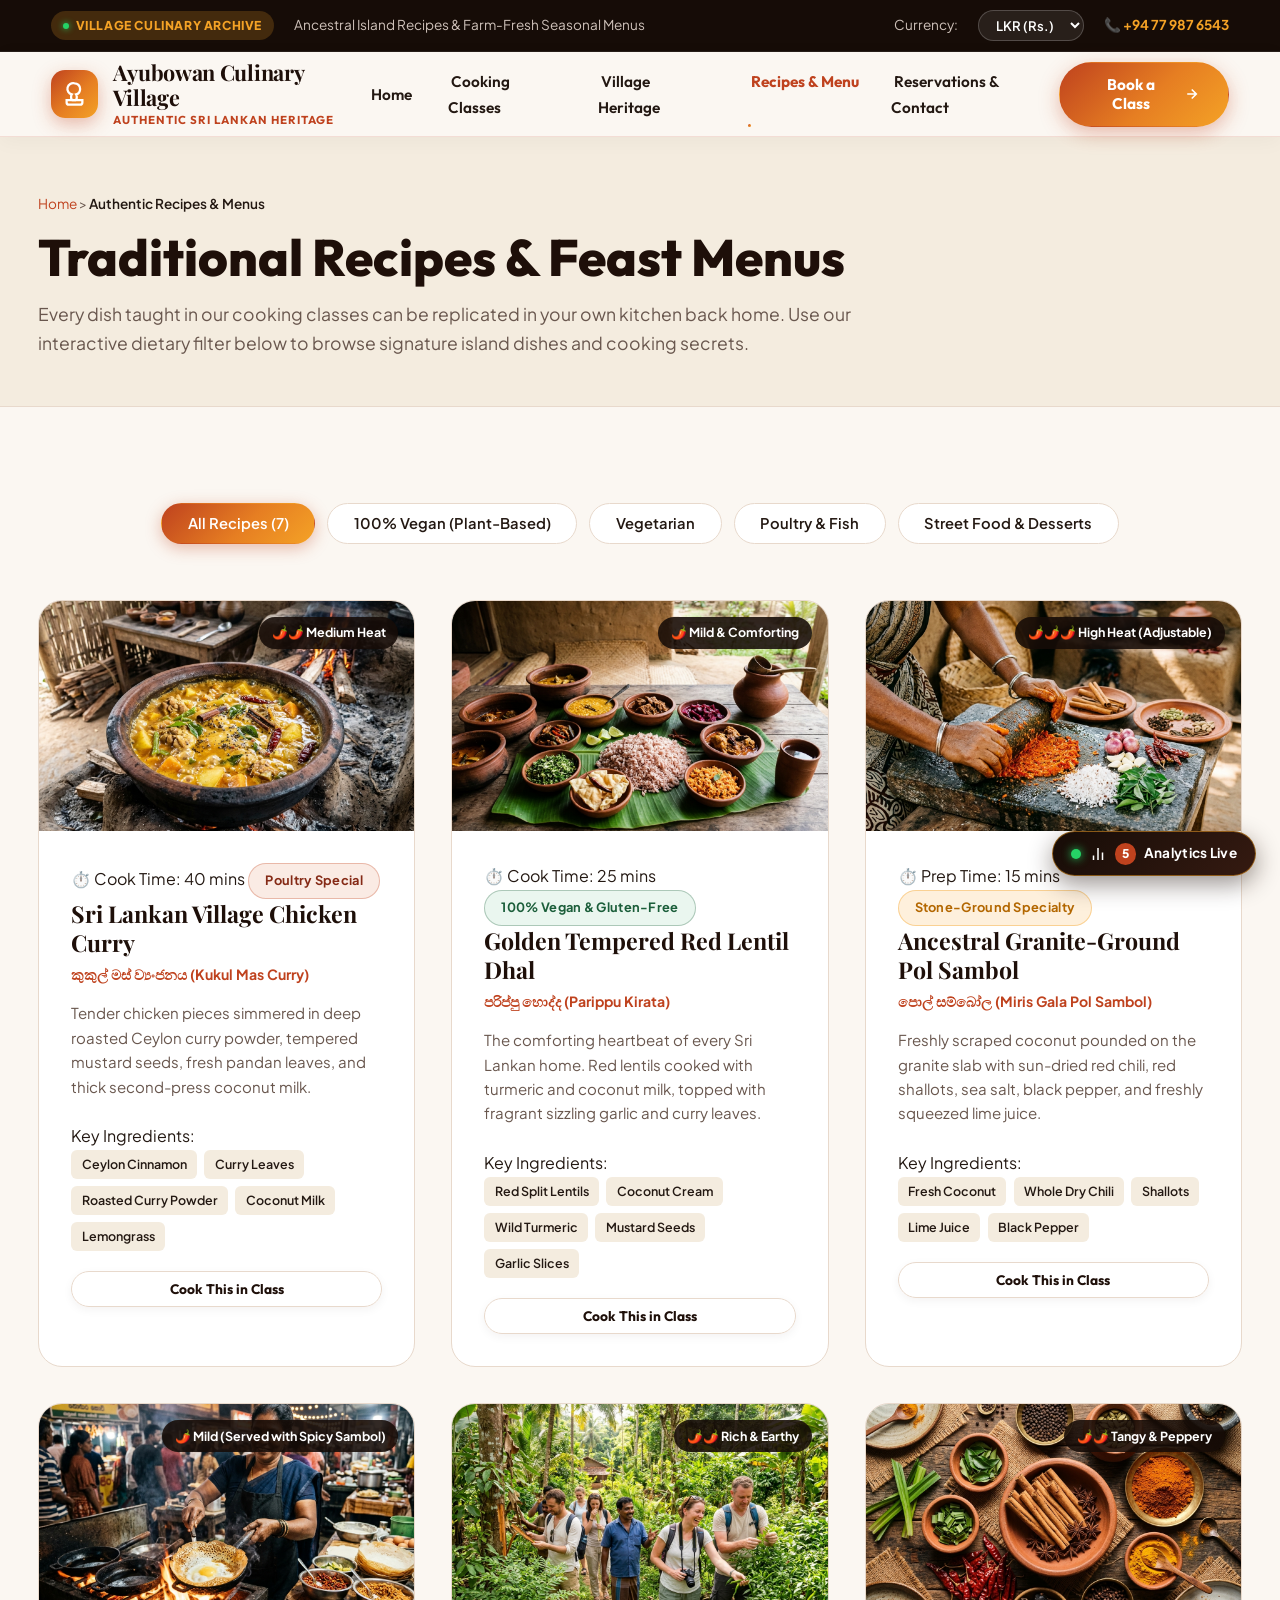
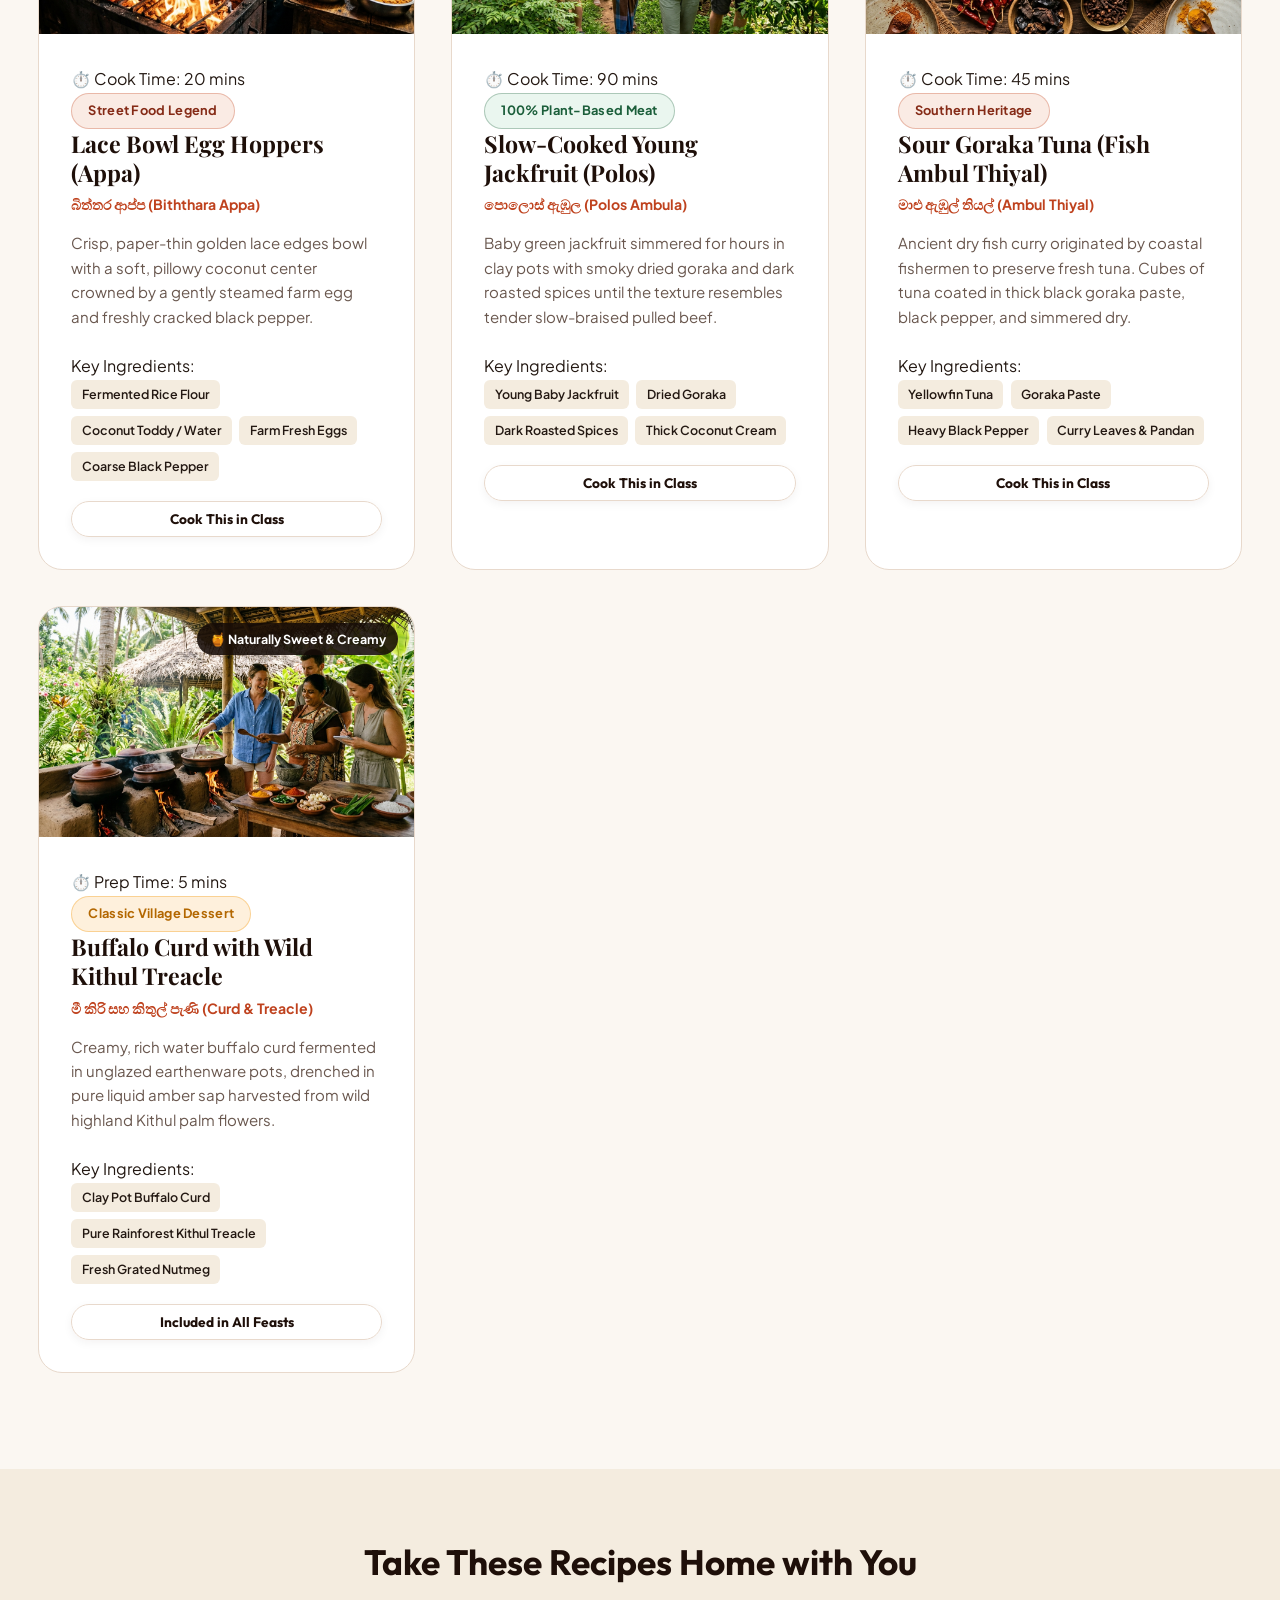
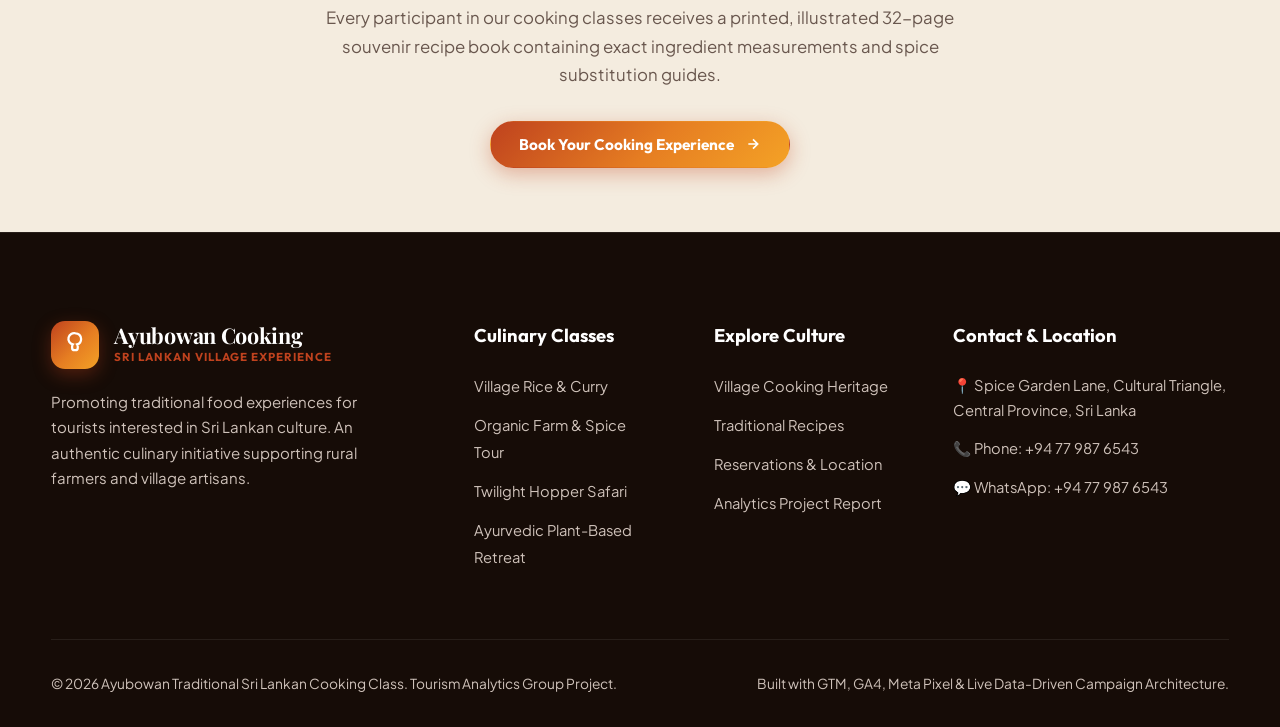
<file: recipes-menu.html>
<!DOCTYPE html>
<html lang="en">
<head>
  <meta charset="UTF-8">
  <meta name="viewport" content="width=device-width, initial-scale=1.0">

  <!-- Primary Meta Tags -->
  <title>Authentic Recipes & Seasonal Menus | Sri Lankan Cooking Class</title>
  <meta name="description" content="Explore signature Sri Lankan village recipes: roasted chicken curry, creamy coconut dhal, stone-ground pol sambol, crispy egg hoppers, and young jackfruit polos curry.">
  <meta name="keywords" content="Sri Lankan curry recipes, authentic pol sambol recipe, egg hoppers recipe, polos curry recipe, Ceylon chicken curry, vegetarian Sri Lankan food">
  <meta name="author" content="Tourism Analytics Group Project">

  <!-- Open Graph / Meta Pixel / Social Sharing -->
  <meta property="og:type" content="website">
  <meta property="og:title" content="Authentic Sri Lankan Village Recipes & Menus">
  <meta property="og:description" content="Step-by-step recipes and seasonal village menus taught in our hands-on cooking classes.">
  <meta property="og:image" content="assets/images/village-rice-curry-feast.jpg">

  <!-- Google Tag Manager (Task 02 Requirement) -->
  <script>
    (function(w,d,s,l,i){w[l]=w[l]||[];w[l].push({'gtm.start':
    new Date().getTime(),event:'gtm.js'});var f=d.getElementsByTagName(s)[0],
    j=d.createElement(s),dl=l!='dataLayer'?'&l='+l:'';j.async=true;j.src=
    'https://www.googletagmanager.com/gtm.js?id='+i+dl;f.parentNode.insertBefore(j,f);
    })(window,document,'script','dataLayer','GTM-MTSWL2MT');
  </script>
  <!-- End Google Tag Manager -->

  <!-- Google tag (gtag.js) GA4 Setup (Task 02 Requirement) -->
  <script async src="https://www.googletagmanager.com/gtag/js?id=G-36381XK1G9"></script>
  <script>
    window.dataLayer = window.dataLayer || [];
    function gtag(){dataLayer.push(arguments);}
    gtag('js', new Date());
    gtag('config', 'G-36381XK1G9');
  </script>

  <!-- Meta Pixel Code (Task 02 Requirement) -->
  <script>
    !function(f,b,e,v,n,t,s)
    {if(f.fbq)return;n=f.fbq=function(){n.callMethod?
    n.callMethod.apply(n,arguments):n.queue.push(arguments)};
    if(!f._fbq)f._fbq=n;n.push=n;n.loaded=!0;n.version='2.0';
    n.queue=[];t=b.createElement(e);t.async=!0;
    t.src=v;s=b.getElementsByTagName(e)[0];
    s.parentNode.insertBefore(t,s)}(window, document,'script',
    'https://connect.facebook.net/en_US/fbevents.js');
    fbq('init', '4918273645019283');
    fbq('track', 'PageView');
  </script>
  <noscript>
    <img height="1" width="1" style="display:none" 
         src="https://www.facebook.com/tr?id=4918273645019283&ev=PageView&noscript=1"/>
  </noscript>
  <!-- End Meta Pixel Code -->

  <!-- Main Stylesheet -->
  <link rel="stylesheet" href="assets/css/styles.css">
</head>
<body>
  <!-- Google Tag Manager (noscript) -->
  <noscript>
    <iframe src="https://www.googletagmanager.com/ns.html?id=GTM-MTSWL2MT"
            height="0" width="0" style="display:none;visibility:hidden"></iframe>
  </noscript>
  <!-- End Google Tag Manager (noscript) -->

  <a href="#mainContent" class="skip-link">Skip to main content</a>

  <!-- Top Announcement Bar (FULL PAGE WIDTH) -->
  <aside class="top-bar" aria-label="Announcement & Currency Switcher">
    <div class="top-bar-fullwidth">
      <div class="top-bar-left">
        <span class="top-pill">Village Culinary Archive</span>
        <span>Ancestral Island Recipes & Farm-Fresh Seasonal Menus</span>
      </div>
      <div class="top-bar-right">
        <span>Currency:</span>
        <div class="currency-toggle">
          <select id="currencySelector" aria-label="Select Currency">
            <option value="LKR" selected>LKR (Rs.)</option>
            <option value="USD">USD ($)</option>
            <option value="EUR">EUR (€)</option>
            <option value="GBP">GBP (£)</option>
            <option value="AUD">AUD (A$)</option>
          </select>
        </div>
        <a href="tel:+94779876543" style="color:var(--accent-gold); font-weight:700;" data-analytics-event="call_click">
          📞 +94 77 987 6543
        </a>
      </div>
    </div>
  </aside>

  <!-- Main Navigation Header (FULL PAGE WIDTH) -->
  <header class="site-header" role="banner">
    <div class="nav-fullwidth">
      <a href="index.html" class="site-logo" aria-label="Ayubowan Sri Lankan Cooking Class Homepage">
        <div class="logo-badge">
          <svg viewBox="0 0 24 24" fill="none" stroke="currentColor" stroke-width="2">
            <path d="M12 2a5 5 0 0 1 5 5c0 2.3-1.5 4.3-3.6 4.9.4.5.6 1.2.6 1.9v1.2a2 2 0 0 1-2 2H11a2 2 0 0 1-2-2V13.8c0-.7.2-1.4.6-1.9A5.002 5.002 0 0 1 12 2z"/>
            <path d="M5 19a2 2 0 0 0 2 2h10a2 2 0 0 0 2-2v-2H5v2z"/>
          </svg>
        </div>
        <div class="logo-text">
          <span class="brand-name">Ayubowan Culinary Village</span>
          <span class="brand-tagline">Authentic Sri Lankan Heritage</span>
        </div>
      </a>

      <nav class="main-nav" id="mainNav" role="navigation" aria-label="Primary Navigation">
        <ul class="nav-list">
          <li><a href="index.html" class="nav-link">Home</a></li>
          <li><a href="cooking-classes.html" class="nav-link">Cooking Classes</a></li>
          <li><a href="traditional-experience.html" class="nav-link">Village Heritage</a></li>
          <li><a href="recipes-menu.html" class="nav-link active">Recipes & Menu</a></li>
          <li><a href="contact.html" class="nav-link">Reservations & Contact</a></li>
        </ul>
      </nav>

      <div class="header-actions">
        <button class="btn btn-primary" data-open-booking="Village Rice & Curry Masterclass" id="headerBookBtn" data-analytics-event="header_book_click">
          <span>Book a Class</span>
          <svg width="16" height="16" viewBox="0 0 24 24" fill="none" stroke="currentColor" stroke-width="2.5"><path d="M5 12h14M12 5l7 7-7 7"/></svg>
        </button>
        <button class="mobile-menu-toggle" id="mobileMenuToggle" aria-label="Toggle navigation menu" aria-expanded="false">
          <svg width="28" height="28" viewBox="0 0 24 24" fill="none" stroke="currentColor" stroke-width="2.2"><path d="M3 12h18M3 6h18M3 18h18"/></svg>
        </button>
      </div>
    </div>
  </header>

  <main id="mainContent">
    <!-- Header Banner -->
    <section class="section-muted" style="padding: 3.5rem 0 3rem; border-bottom: 1px solid var(--border-light);">
      <div class="container">
        <nav aria-label="Breadcrumb" style="font-size: 0.85rem; color: var(--text-muted); margin-bottom: 0.75rem;">
          <a href="index.html" style="color: var(--primary-warm);">Home</a> &gt; 
          <span style="color: var(--text-main); font-weight: 600;">Authentic Recipes & Menus</span>
        </nav>
        <h1 style="font-family: var(--font-heading); font-size: clamp(2.2rem, 4vw, 3.2rem); font-weight: 800; color: var(--primary-dark); line-height: 1.15; margin-bottom: 0.8rem;">
          Traditional Recipes & Feast Menus
        </h1>
        <p style="font-size: 1.1rem; color: var(--text-muted); max-width: 820px; line-height: 1.65;">
          Every dish taught in our cooking classes can be replicated in your own kitchen back home. Use our interactive dietary filter below to browse signature island dishes and cooking secrets.
        </p>
      </div>
    </section>

    <!-- Recipes Grid & Dietary Filter -->
    <section class="section" aria-label="Recipe Directory">
      <div class="container">
        <!-- Filter Tabs -->
        <div class="recipe-filters">
          <button class="recipe-filter-btn active" data-diet-filter="all">All Recipes (7)</button>
          <button class="recipe-filter-btn" data-diet-filter="vegan">100% Vegan (Plant-Based)</button>
          <button class="recipe-filter-btn" data-diet-filter="vegetarian">Vegetarian</button>
          <button class="recipe-filter-btn" data-diet-filter="meat">Poultry & Fish</button>
          <button class="recipe-filter-btn" data-diet-filter="street">Street Food & Desserts</button>
        </div>

        <div class="recipes-grid">

          <!-- 1. Village Chicken Curry -->
          <article class="recipe-card" data-diet="meat">
            <div class="recipe-card-img">
              <img src="assets/images/clay-pot-cooking.jpg" alt="Rich clay pot Sri Lankan village chicken curry">
              <div class="recipe-spice-heat">🌶️🌶️ Medium Heat</div>
            </div>
            <div class="recipe-content">
              <div class="recipe-meta-row">
                <span>⏱️ Cook Time: 40 mins</span>
                <span class="badge-pill warm">Poultry Special</span>
              </div>
              <h3 class="recipe-title">Sri Lankan Village Chicken Curry</h3>
              <div class="recipe-sinhala">කුකුල් මස් ව්‍යංජනය (Kukul Mas Curry)</div>
              <p class="recipe-desc">Tender chicken pieces simmered in deep roasted Ceylon curry powder, tempered mustard seeds, fresh pandan leaves, and thick second-press coconut milk.</p>
              
              <div class="recipe-ingredients-preview">
                <span class="ingredients-title">Key Ingredients:</span>
                <div class="ingredient-tags">
                  <span class="ingredient-tag">Ceylon Cinnamon</span>
                  <span class="ingredient-tag">Curry Leaves</span>
                  <span class="ingredient-tag">Roasted Curry Powder</span>
                  <span class="ingredient-tag">Coconut Milk</span>
                  <span class="ingredient-tag">Lemongrass</span>
                </div>
              </div>
              <div style="margin-top: 1.25rem;">
                <button class="btn btn-secondary btn-block btn-sm" data-open-booking="Village Rice & Curry Masterclass" data-analytics-event="recipe_cook_chicken">
                  <span>Cook This in Class</span>
                </button>
              </div>
            </div>
          </article>

          <!-- 2. Creamy Red Lentil Dhal -->
          <article class="recipe-card" data-diet="vegan vegetarian">
            <div class="recipe-card-img">
              <img src="assets/images/village-rice-curry-feast.jpg" alt="Golden turmeric red lentil dhal curry">
              <div class="recipe-spice-heat">🌶️ Mild & Comforting</div>
            </div>
            <div class="recipe-content">
              <div class="recipe-meta-row">
                <span>⏱️ Cook Time: 25 mins</span>
                <span class="badge-pill herb">100% Vegan & Gluten-Free</span>
              </div>
              <h3 class="recipe-title">Golden Tempered Red Lentil Dhal</h3>
              <div class="recipe-sinhala">පරිප්පු හොද්ද (Parippu Kirata)</div>
              <p class="recipe-desc">The comforting heartbeat of every Sri Lankan home. Red lentils cooked with turmeric and coconut milk, topped with fragrant sizzling garlic and curry leaves.</p>
              
              <div class="recipe-ingredients-preview">
                <span class="ingredients-title">Key Ingredients:</span>
                <div class="ingredient-tags">
                  <span class="ingredient-tag">Red Split Lentils</span>
                  <span class="ingredient-tag">Coconut Cream</span>
                  <span class="ingredient-tag">Wild Turmeric</span>
                  <span class="ingredient-tag">Mustard Seeds</span>
                  <span class="ingredient-tag">Garlic Slices</span>
                </div>
              </div>
              <div style="margin-top: 1.25rem;">
                <button class="btn btn-secondary btn-block btn-sm" data-open-booking="Village Rice & Curry Masterclass" data-analytics-event="recipe_cook_dhal">
                  <span>Cook This in Class</span>
                </button>
              </div>
            </div>
          </article>

          <!-- 3. Granite Ground Coconut Sambol -->
          <article class="recipe-card" data-diet="vegan vegetarian">
            <div class="recipe-card-img">
              <img src="assets/images/spice-grinding-stone.jpg" alt="Fresh coconut sambol being crushed on granite miris gala stone">
              <div class="recipe-spice-heat">🌶️🌶️🌶️ High Heat (Adjustable)</div>
            </div>
            <div class="recipe-content">
              <div class="recipe-meta-row">
                <span>⏱️ Prep Time: 15 mins</span>
                <span class="badge-pill gold">Stone-Ground Specialty</span>
              </div>
              <h3 class="recipe-title">Ancestral Granite-Ground Pol Sambol</h3>
              <div class="recipe-sinhala">පොල් සම්බෝල (Miris Gala Pol Sambol)</div>
              <p class="recipe-desc">Freshly scraped coconut pounded on the granite slab with sun-dried red chili, red shallots, sea salt, black pepper, and freshly squeezed lime juice.</p>
              
              <div class="recipe-ingredients-preview">
                <span class="ingredients-title">Key Ingredients:</span>
                <div class="ingredient-tags">
                  <span class="ingredient-tag">Fresh Coconut</span>
                  <span class="ingredient-tag">Whole Dry Chili</span>
                  <span class="ingredient-tag">Shallots</span>
                  <span class="ingredient-tag">Lime Juice</span>
                  <span class="ingredient-tag">Black Pepper</span>
                </div>
              </div>
              <div style="margin-top: 1.25rem;">
                <button class="btn btn-secondary btn-block btn-sm" data-open-booking="Village Rice & Curry Masterclass" data-analytics-event="recipe_cook_sambol">
                  <span>Cook This in Class</span>
                </button>
              </div>
            </div>
          </article>

          <!-- 4. Crispy Egg Hoppers -->
          <article class="recipe-card" data-diet="street vegetarian">
            <div class="recipe-card-img">
              <img src="assets/images/hoppers-street-food.jpg" alt="Lacy bowl egg hopper in a wok pan">
              <div class="recipe-spice-heat">🌶️ Mild (Served with Spicy Sambol)</div>
            </div>
            <div class="recipe-content">
              <div class="recipe-meta-row">
                <span>⏱️ Cook Time: 20 mins</span>
                <span class="badge-pill warm">Street Food Legend</span>
              </div>
              <h3 class="recipe-title">Lace Bowl Egg Hoppers (Appa)</h3>
              <div class="recipe-sinhala">බිත්තර ආප්ප (Biththara Appa)</div>
              <p class="recipe-desc">Crisp, paper-thin golden lace edges bowl with a soft, pillowy coconut center crowned by a gently steamed farm egg and freshly cracked black pepper.</p>
              
              <div class="recipe-ingredients-preview">
                <span class="ingredients-title">Key Ingredients:</span>
                <div class="ingredient-tags">
                  <span class="ingredient-tag">Fermented Rice Flour</span>
                  <span class="ingredient-tag">Coconut Toddy / Water</span>
                  <span class="ingredient-tag">Farm Fresh Eggs</span>
                  <span class="ingredient-tag">Coarse Black Pepper</span>
                </div>
              </div>
              <div style="margin-top: 1.25rem;">
                <button class="btn btn-secondary btn-block btn-sm" data-open-booking="Hoppers, Rotti & Street Food Evening Safari" data-analytics-event="recipe_cook_hoppers">
                  <span>Cook This in Class</span>
                </button>
              </div>
            </div>
          </article>

          <!-- 5. Young Jackfruit Polos Curry -->
          <article class="recipe-card" data-diet="vegan vegetarian">
            <div class="recipe-card-img">
              <img src="assets/images/organic-farm-harvest.jpg" alt="Young tender green jackfruit polos curry">
              <div class="recipe-spice-heat">🌶️🌶️ Rich & Earthy</div>
            </div>
            <div class="recipe-content">
              <div class="recipe-meta-row">
                <span>⏱️ Cook Time: 90 mins</span>
                <span class="badge-pill herb">100% Plant-Based Meat</span>
              </div>
              <h3 class="recipe-title">Slow-Cooked Young Jackfruit (Polos)</h3>
              <div class="recipe-sinhala">පොලොස් ඇඹුල (Polos Ambula)</div>
              <p class="recipe-desc">Baby green jackfruit simmered for hours in clay pots with smoky dried goraka and dark roasted spices until the texture resembles tender slow-braised pulled beef.</p>
              
              <div class="recipe-ingredients-preview">
                <span class="ingredients-title">Key Ingredients:</span>
                <div class="ingredient-tags">
                  <span class="ingredient-tag">Young Baby Jackfruit</span>
                  <span class="ingredient-tag">Dried Goraka</span>
                  <span class="ingredient-tag">Dark Roasted Spices</span>
                  <span class="ingredient-tag">Thick Coconut Cream</span>
                </div>
              </div>
              <div style="margin-top: 1.25rem;">
                <button class="btn btn-secondary btn-block btn-sm" data-open-booking="Ayurvedic Healing & Plant-Based Culinary Retreat" data-analytics-event="recipe_cook_polos">
                  <span>Cook This in Class</span>
                </button>
              </div>
            </div>
          </article>

          <!-- 6. Sour Tamarind & Goraka Fish Ambul Thiyal -->
          <article class="recipe-card" data-diet="meat">
            <div class="recipe-card-img">
              <img src="assets/images/spices-market-display.jpg" alt="Fish Ambul Thiyal in clay earthenware">
              <div class="recipe-spice-heat">🌶️🌶️ Tangy & Peppery</div>
            </div>
            <div class="recipe-content">
              <div class="recipe-meta-row">
                <span>⏱️ Cook Time: 45 mins</span>
                <span class="badge-pill warm">Southern Heritage</span>
              </div>
              <h3 class="recipe-title">Sour Goraka Tuna (Fish Ambul Thiyal)</h3>
              <div class="recipe-sinhala">මාළු ඇඹුල් තියල් (Ambul Thiyal)</div>
              <p class="recipe-desc">Ancient dry fish curry originated by coastal fishermen to preserve fresh tuna. Cubes of tuna coated in thick black goraka paste, black pepper, and simmered dry.</p>
              
              <div class="recipe-ingredients-preview">
                <span class="ingredients-title">Key Ingredients:</span>
                <div class="ingredient-tags">
                  <span class="ingredient-tag">Yellowfin Tuna</span>
                  <span class="ingredient-tag">Goraka Paste</span>
                  <span class="ingredient-tag">Heavy Black Pepper</span>
                  <span class="ingredient-tag">Curry Leaves & Pandan</span>
                </div>
              </div>
              <div style="margin-top: 1.25rem;">
                <button class="btn btn-secondary btn-block btn-sm" data-open-booking="Golden Spice & Organic Farm Tour + Cooking" data-analytics-event="recipe_cook_ambul_thiyal">
                  <span>Cook This in Class</span>
                </button>
              </div>
            </div>
          </article>

          <!-- 7. Buffalo Curd with Wild Kithul Treacle -->
          <article class="recipe-card" data-diet="street vegetarian">
            <div class="recipe-card-img">
              <img src="assets/images/hero-cooking-class.jpg" alt="Traditional Sri Lankan buffalo curd in clay dish with liquid golden kithul treacle">
              <div class="recipe-spice-heat">🍯 Naturally Sweet & Creamy</div>
            </div>
            <div class="recipe-content">
              <div class="recipe-meta-row">
                <span>⏱️ Prep Time: 5 mins</span>
                <span class="badge-pill gold">Classic Village Dessert</span>
              </div>
              <h3 class="recipe-title">Buffalo Curd with Wild Kithul Treacle</h3>
              <div class="recipe-sinhala">මී කිරි සහ කිතුල් පැණි (Curd & Treacle)</div>
              <p class="recipe-desc">Creamy, rich water buffalo curd fermented in unglazed earthenware pots, drenched in pure liquid amber sap harvested from wild highland Kithul palm flowers.</p>
              
              <div class="recipe-ingredients-preview">
                <span class="ingredients-title">Key Ingredients:</span>
                <div class="ingredient-tags">
                  <span class="ingredient-tag">Clay Pot Buffalo Curd</span>
                  <span class="ingredient-tag">Pure Rainforest Kithul Treacle</span>
                  <span class="ingredient-tag">Fresh Grated Nutmeg</span>
                </div>
              </div>
              <div style="margin-top: 1.25rem;">
                <button class="btn btn-secondary btn-block btn-sm" data-open-booking="Village Rice & Curry Masterclass" data-analytics-event="recipe_cook_dessert">
                  <span>Included in All Feasts</span>
                </button>
              </div>
            </div>
          </article>

        </div>
      </div>
    </section>

    <!-- Download Handbook / CTA -->
    <section class="section section-muted" style="text-align: center; padding: 4rem 0;">
      <div class="container">
        <h2 style="font-family: var(--font-heading); font-size: 2.2rem; color: var(--primary-dark); margin-bottom: 0.75rem;">
          Take These Recipes Home with You
        </h2>
        <p style="color: var(--text-muted); font-size: 1.05rem; max-width: 650px; margin: 0 auto 2rem;">
          Every participant in our cooking classes receives a printed, illustrated 32-page souvenir recipe book containing exact ingredient measurements and spice substitution guides.
        </p>
        <button class="btn btn-primary" data-open-booking="Village Rice & Curry Masterclass" data-analytics-event="recipe_page_book_cta">
          <span>Book Your Cooking Experience</span>
          <svg width="16" height="16" viewBox="0 0 24 24" fill="none" stroke="currentColor" stroke-width="2.5"><path d="M5 12h14M12 5l7 7-7 7"/></svg>
        </button>
      </div>
    </section>
  </main>

  <!-- Site Footer (FULL PAGE WIDTH) -->
  <footer class="site-footer" role="contentinfo">
    <div class="footer-fullwidth">
      <div class="footer-grid">
        <div class="footer-brand">
          <div class="site-logo">
            <div class="logo-badge">
              <svg viewBox="0 0 24 24" fill="none" stroke="currentColor" stroke-width="2">
                <path d="M12 2a5 5 0 0 1 5 5c0 2.3-1.5 4.3-3.6 4.9.4.5.6 1.2.6 1.9v1.2a2 2 0 0 1-2 2H11a2 2 0 0 1-2-2V13.8c0-.7.2-1.4.6-1.9A5.002 5.002 0 0 1 12 2z"/>
              </svg>
            </div>
            <div class="logo-text">
              <span class="brand-name" style="color:#fff;">Ayubowan Cooking</span>
              <span class="brand-tagline">Sri Lankan Village Experience</span>
            </div>
          </div>
          <p>Promoting traditional food experiences for tourists interested in Sri Lankan culture. An authentic culinary initiative supporting rural farmers and village artisans.</p>
        </div>

        <div class="footer-links">
          <h4>Culinary Classes</h4>
          <ul>
            <li><a href="cooking-classes.html#pkg-rice-curry">Village Rice & Curry</a></li>
            <li><a href="cooking-classes.html#pkg-spice-trail">Organic Farm & Spice Tour</a></li>
            <li><a href="cooking-classes.html#pkg-hoppers">Twilight Hopper Safari</a></li>
            <li><a href="cooking-classes.html#pkg-ayurvedic">Ayurvedic Plant-Based Retreat</a></li>
          </ul>
        </div>

        <div class="footer-links">
          <h4>Explore Culture</h4>
          <ul>
            <li><a href="traditional-experience.html">Village Cooking Heritage</a></li>
            <li><a href="recipes-menu.html">Traditional Recipes</a></li>
            <li><a href="contact.html">Reservations & Location</a></li>
            <li><a href="ANALYTICS_SETUP_GUIDE.md" target="_blank">Analytics Project Report</a></li>
          </ul>
        </div>

        <div class="footer-contact">
          <h4>Contact & Location</h4>
          <p>📍 Spice Garden Lane, Cultural Triangle, Central Province, Sri Lanka</p>
          <p>📞 Phone: +94 77 987 6543</p>
          <p>💬 WhatsApp: +94 77 987 6543</p>
        </div>
      </div>

      <div class="footer-bottom">
        <p>&copy; 2026 Ayubowan Traditional Sri Lankan Cooking Class. Tourism Analytics Group Project.</p>
        <p>Built with GTM, GA4, Meta Pixel & Live Data-Driven Campaign Architecture.</p>
      </div>
    </div>
  </footer>

  <!-- Booking Modal -->
  <div class="booking-modal" id="bookingModal" role="dialog" aria-modal="true" aria-labelledby="modalTitle">
    <div class="modal-dialog">
      <div class="modal-header">
        <h3 class="modal-title" id="modalTitle">Reserve Your Cooking Class</h3>
        <button class="modal-close-btn" id="closeBookingModal" aria-label="Close dialog">&times;</button>
      </div>
      <div class="modal-body">
        <form id="quickBookingForm">
          <div class="form-group">
            <label for="modalPackageSelect">Select Cooking Class Package *</label>
            <select id="modalPackageSelect" class="form-control" required>
              <option value="Village Rice & Curry Masterclass">Village Rice & Curry Masterclass (LKR 8,500)</option>
              <option value="Golden Spice & Organic Farm Tour + Cooking">Golden Spice & Organic Farm Tour + Cooking (LKR 14,500)</option>
              <option value="Hoppers, Rotti & Street Food Evening Safari">Hoppers, Rotti & Street Food Evening Safari (LKR 9,500)</option>
              <option value="Ayurvedic Healing & Plant-Based Culinary Retreat">Ayurvedic Healing & Plant-Based Culinary Retreat (LKR 12,000)</option>
            </select>
          </div>

          <div class="form-row">
            <div class="form-group">
              <label for="modalGuests">Number of Guests *</label>
              <input type="number" id="modalGuests" class="form-control" min="1" max="12" value="2" required>
            </div>
            <div class="form-group">
              <label for="modalDate">Preferred Date *</label>
              <input type="date" id="modalDate" class="form-control" required>
            </div>
          </div>

          <div class="form-row">
            <div class="form-group">
              <label for="modalName">Full Name *</label>
              <input type="text" id="modalName" class="form-control" placeholder="e.g. Sarah Jenkins" required>
            </div>
            <div class="form-group">
              <label for="modalEmail">Email Address *</label>
              <input type="email" id="modalEmail" class="form-control" placeholder="sarah@example.com" required>
            </div>
          </div>

          <div class="form-row">
            <div class="form-group">
              <label for="modalPhone">WhatsApp / Mobile Number *</label>
              <input type="tel" id="modalPhone" class="form-control" placeholder="+44 7123 456789" required>
            </div>
            <div class="form-group">
              <label for="modalDietary">Dietary Preferences</label>
              <select id="modalDietary" class="form-control">
                <option value="Standard Country">Standard (Poultry/Fish + Veg)</option>
                <option value="100% Vegetarian">100% Vegetarian</option>
                <option value="100% Vegan">100% Vegan (Plant-Based)</option>
                <option value="Gluten-Free Friendly">Gluten-Free Friendly</option>
                <option value="Halal Friendly">Halal Friendly</option>
                <option value="Mild Spice for Kids">Mild Spice (Children / Low Heat)</option>
              </select>
            </div>
          </div>

          <div class="modal-estimate-box">
            <span>Estimated Total:</span>
            <strong id="modalEstimatedTotal">LKR 17,000</strong>
          </div>

          <button type="submit" class="btn btn-primary btn-block" style="padding: 14px 20px; font-size: 1.05rem;" data-analytics-event="submit_booking_form">
            <span>Confirm Class Reservation</span>
            <svg width="18" height="18" viewBox="0 0 24 24" fill="none" stroke="currentColor" stroke-width="2.5"><polyline points="20 6 9 17 4 12"/></svg>
          </button>
        </form>
      </div>
    </div>
  </div>

  <!-- Scripts -->
  <script src="assets/js/analytics-config.js"></script>
  <script src="assets/js/analytics-tracker.js"></script>
  <script src="assets/js/main.js"></script>
  <script>
    document.addEventListener('DOMContentLoaded', () => {
      if (window.tourismAnalytics) {
        window.tourismAnalytics.trackPageView('Authentic Recipes & Menus');
      }
    });
  </script>
</body>
</html>
</file>
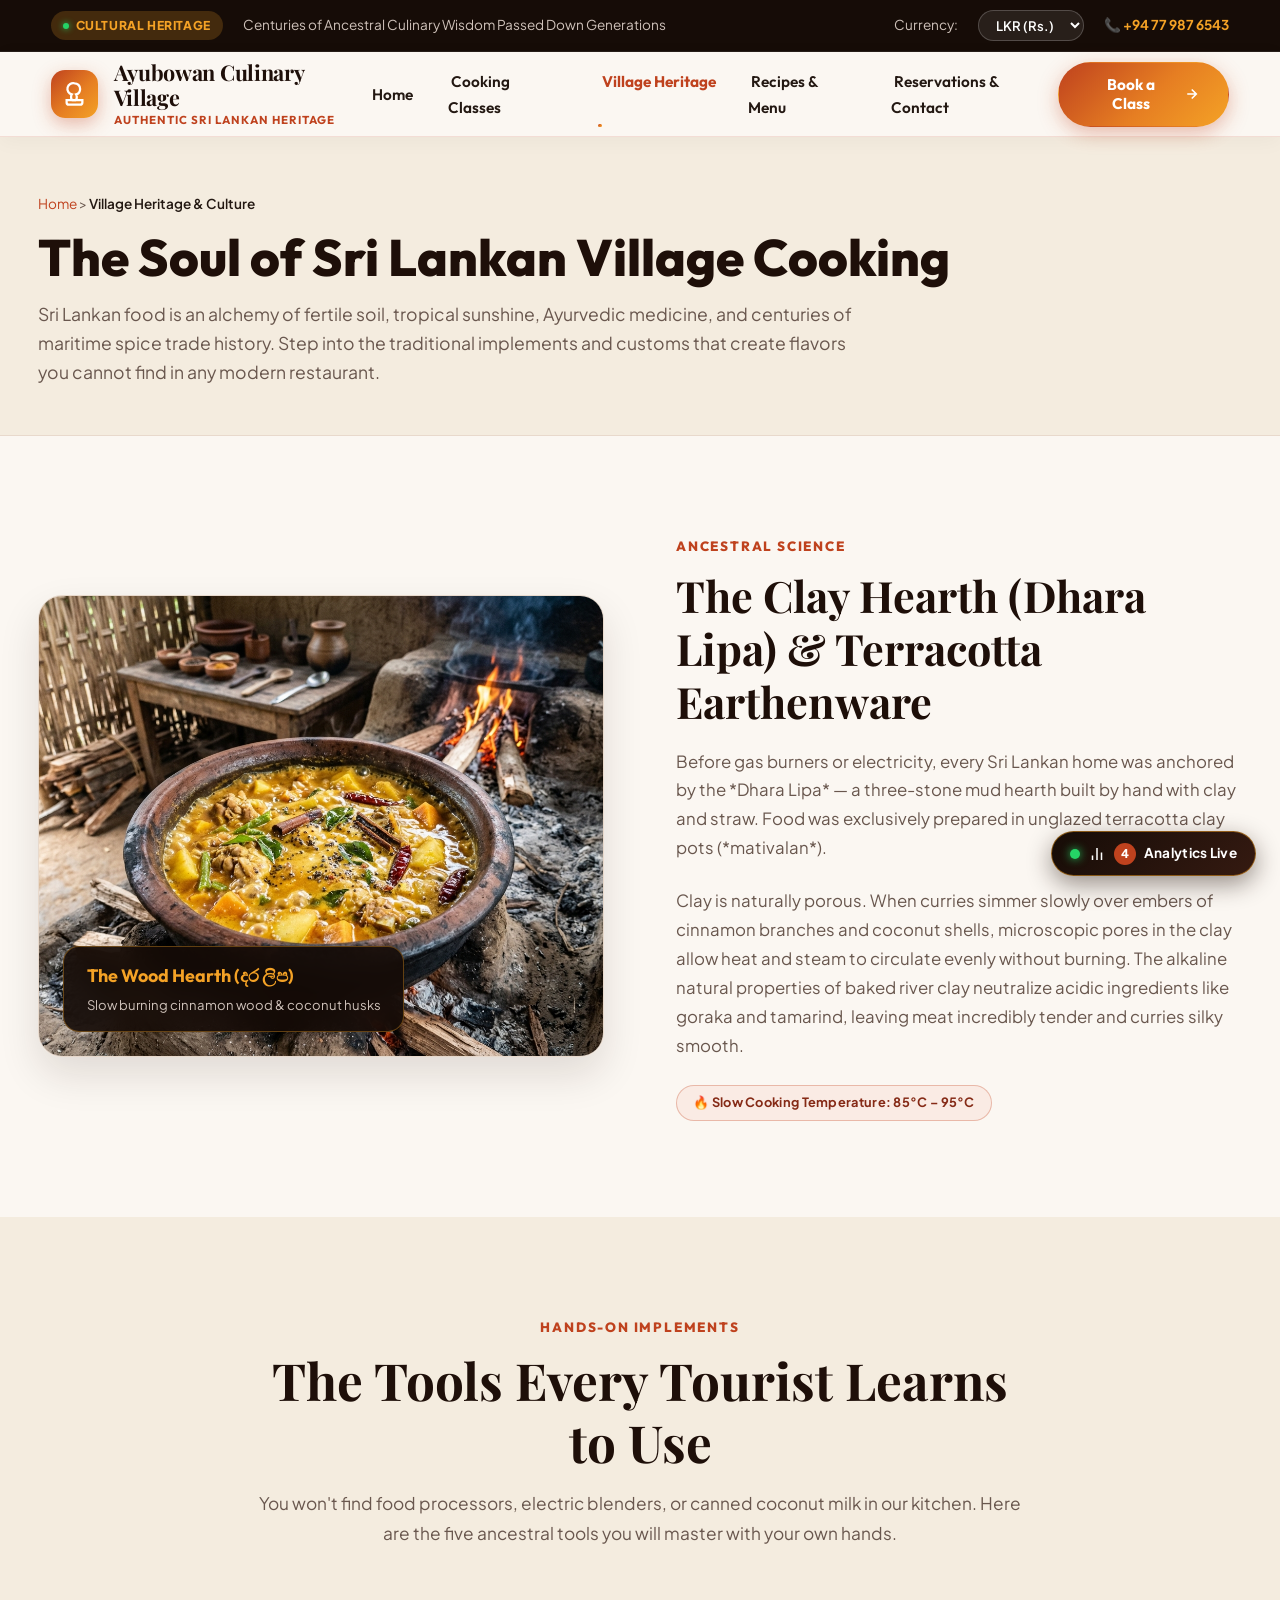
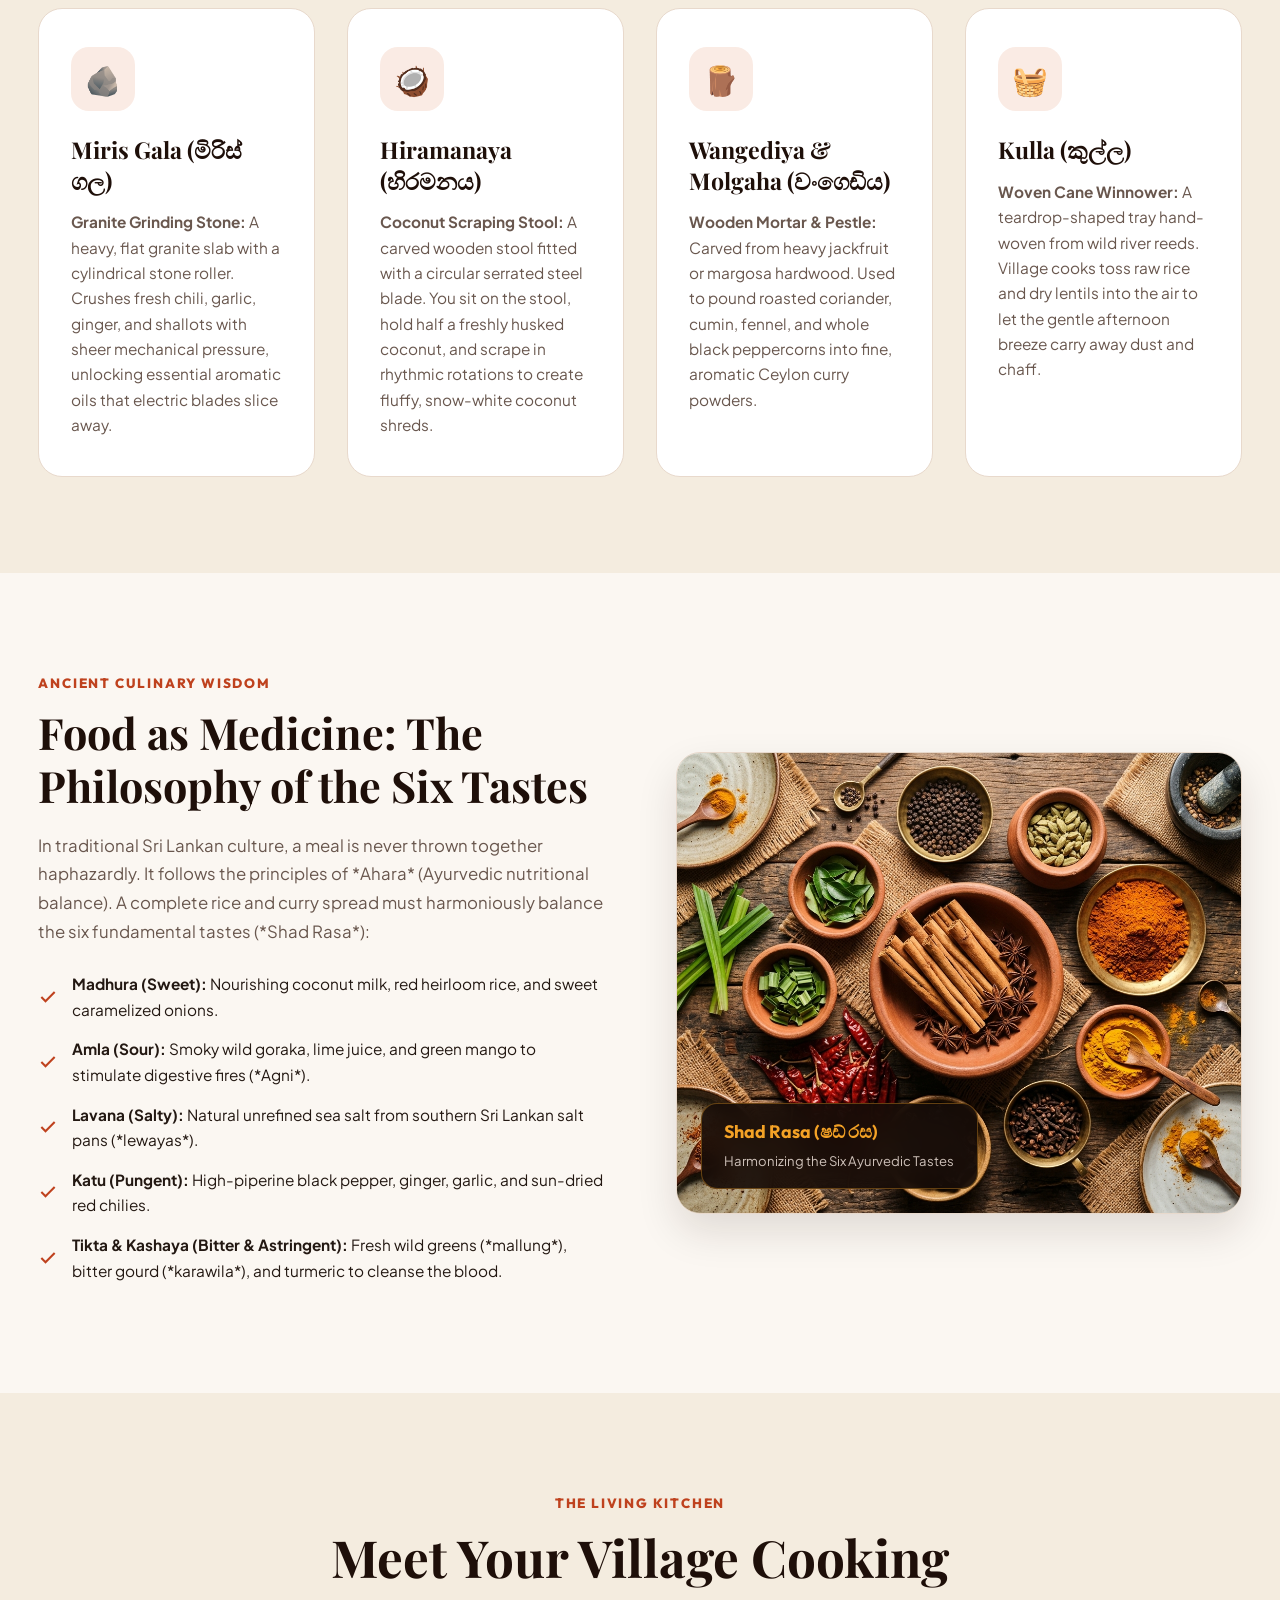
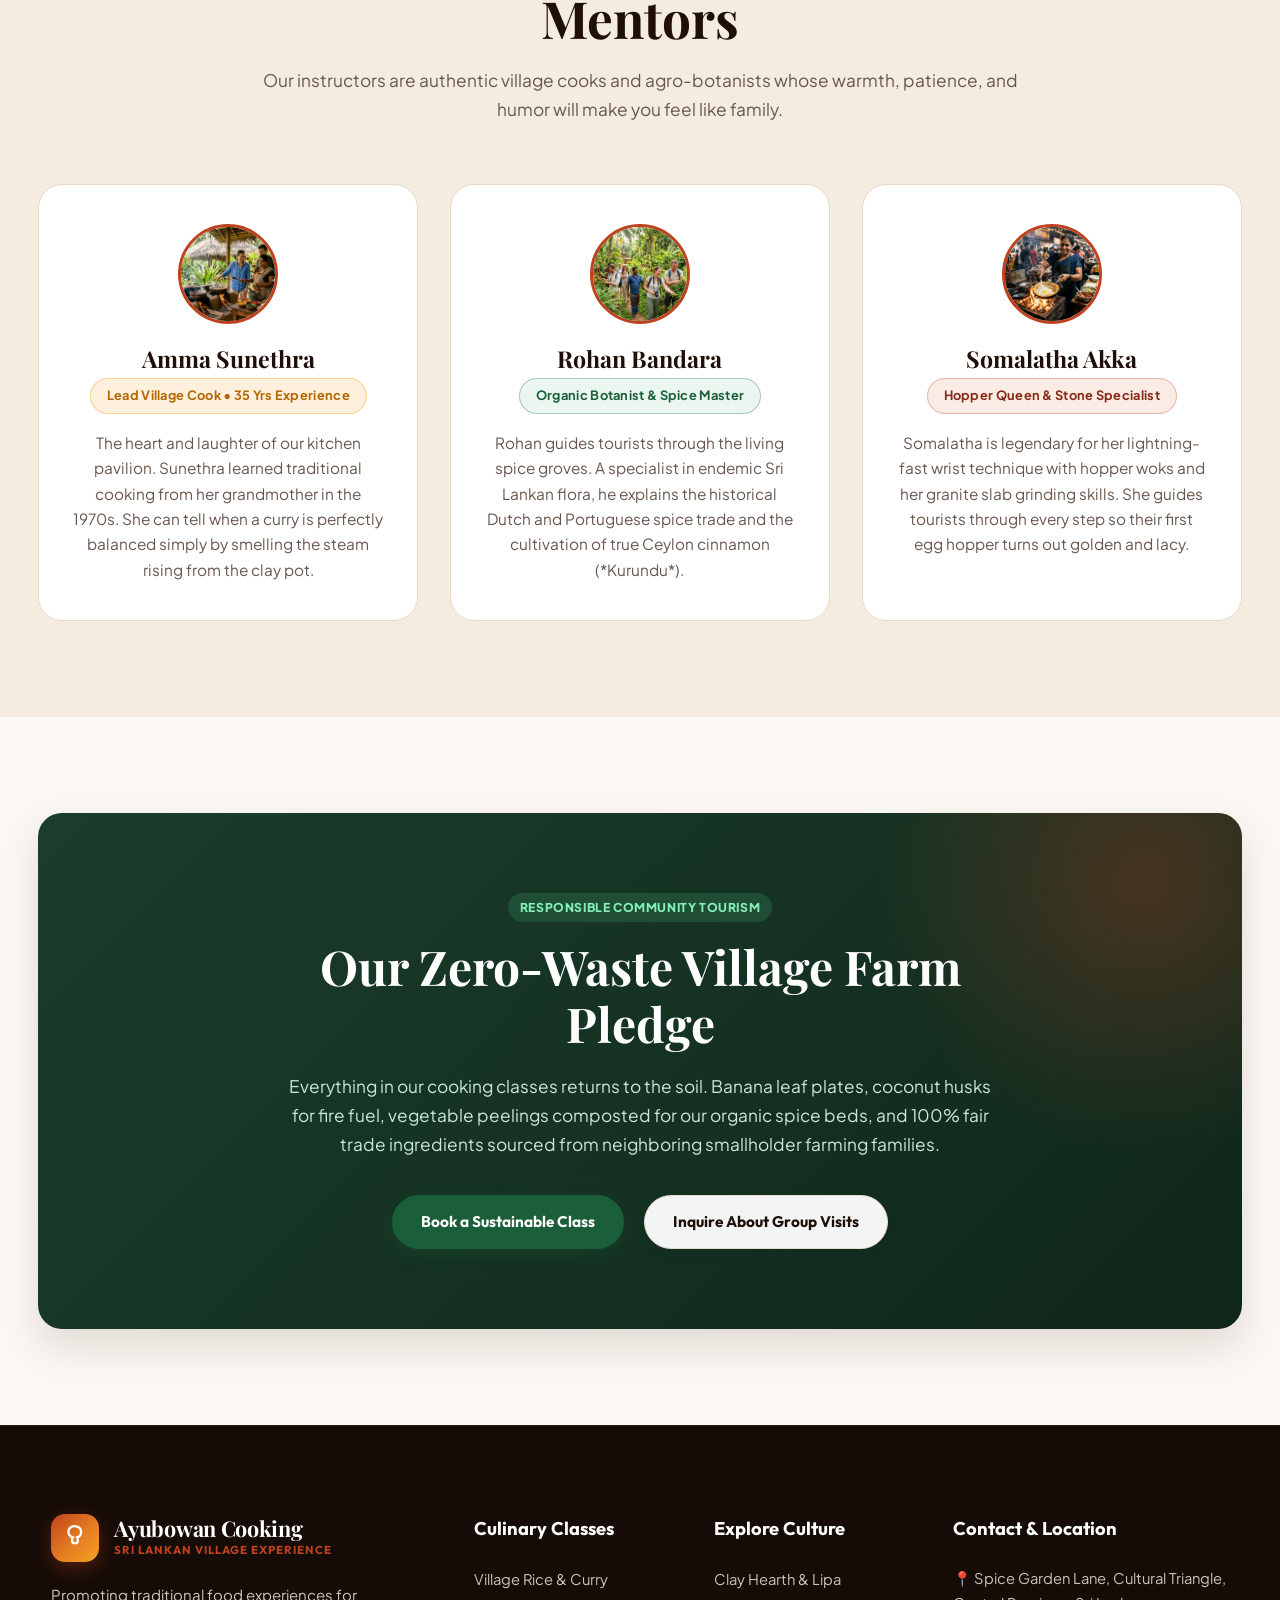
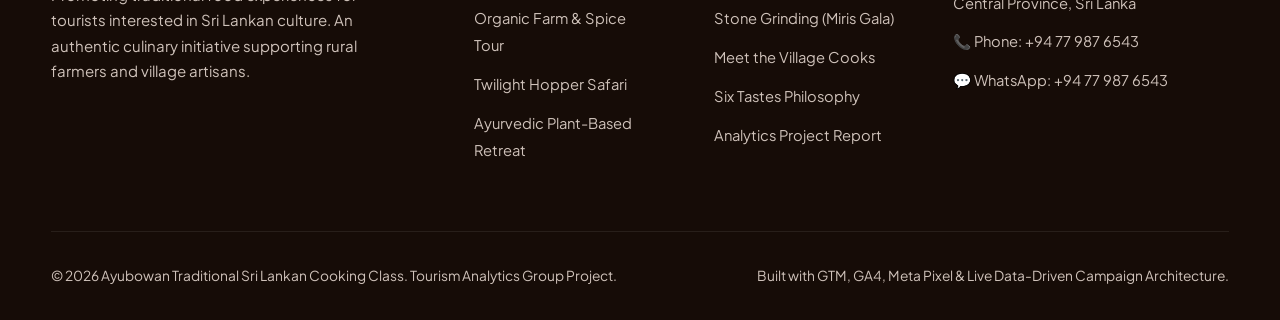
<file: traditional-experience.html>
<!DOCTYPE html>
<html lang="en">
<head>
  <meta charset="UTF-8">
  <meta name="viewport" content="width=device-width, initial-scale=1.0">

  <!-- Primary Meta Tags -->
  <title>Traditional Experience & Village Heritage | Sri Lankan Cooking Class</title>
  <meta name="description" content="Discover ancient Sri Lankan culinary heritage: the wood-fired clay hearth (lipa), granite grinding stone (miris gala), coconut scraping stool (hiramanaya), and Ayurvedic six tastes.">
  <meta name="keywords" content="Sri Lankan village cooking traditions, clay pot cooking, lipa firewood hearth, miris gala, hiramanaya coconut scraper, Ayurvedic cooking Sri Lanka">
  <meta name="author" content="Tourism Analytics Group Project">

  <!-- Open Graph / Meta Pixel / Social Sharing -->
  <meta property="og:type" content="website">
  <meta property="og:title" content="Traditional Village Heritage & Cooking Traditions | Sri Lanka">
  <meta property="og:description" content="Explore centuries-old Sri Lankan culinary tools, wood-fired hearths, and the philosophy of Ayurvedic nutrition.">
  <meta property="og:image" content="assets/images/spice-grinding-stone.jpg">

  <!-- Google Tag Manager (Task 02 Requirement) -->
  <script>
    (function(w,d,s,l,i){w[l]=w[l]||[];w[l].push({'gtm.start':
    new Date().getTime(),event:'gtm.js'});var f=d.getElementsByTagName(s)[0],
    j=d.createElement(s),dl=l!='dataLayer'?'&l='+l:'';j.async=true;j.src=
    'https://www.googletagmanager.com/gtm.js?id='+i+dl;f.parentNode.insertBefore(j,f);
    })(window,document,'script','dataLayer','GTM-MTSWL2MT');
  </script>
  <!-- End Google Tag Manager -->

  <!-- Google tag (gtag.js) GA4 Setup (Task 02 Requirement) -->
  <script async src="https://www.googletagmanager.com/gtag/js?id=G-36381XK1G9"></script>
  <script>
    window.dataLayer = window.dataLayer || [];
    function gtag(){dataLayer.push(arguments);}
    gtag('js', new Date());
    gtag('config', 'G-36381XK1G9');
  </script>

  <!-- Meta Pixel Code (Task 02 Requirement) -->
  <script>
    !function(f,b,e,v,n,t,s)
    {if(f.fbq)return;n=f.fbq=function(){n.callMethod?
    n.callMethod.apply(n,arguments):n.queue.push(arguments)};
    if(!f._fbq)f._fbq=n;n.push=n;n.loaded=!0;n.version='2.0';
    n.queue=[];t=b.createElement(e);t.async=!0;
    t.src=v;s=b.getElementsByTagName(e)[0];
    s.parentNode.insertBefore(t,s)}(window, document,'script',
    'https://connect.facebook.net/en_US/fbevents.js');
    fbq('init', '4918273645019283');
    fbq('track', 'PageView');
  </script>
  <noscript>
    <img height="1" width="1" style="display:none" 
         src="https://www.facebook.com/tr?id=4918273645019283&ev=PageView&noscript=1"/>
  </noscript>
  <!-- End Meta Pixel Code -->

  <!-- Main Stylesheet -->
  <link rel="stylesheet" href="assets/css/styles.css">
</head>
<body>
  <!-- Google Tag Manager (noscript) -->
  <noscript>
    <iframe src="https://www.googletagmanager.com/ns.html?id=GTM-MTSWL2MT"
            height="0" width="0" style="display:none;visibility:hidden"></iframe>
  </noscript>
  <!-- End Google Tag Manager (noscript) -->

  <a href="#mainContent" class="skip-link">Skip to main content</a>

  <!-- Top Announcement Bar (FULL PAGE WIDTH) -->
  <aside class="top-bar" aria-label="Announcement & Currency Switcher">
    <div class="top-bar-fullwidth">
      <div class="top-bar-left">
        <span class="top-pill">Cultural Heritage</span>
        <span>Centuries of Ancestral Culinary Wisdom Passed Down Generations</span>
      </div>
      <div class="top-bar-right">
        <span>Currency:</span>
        <div class="currency-toggle">
          <select id="currencySelector" aria-label="Select Currency">
            <option value="LKR" selected>LKR (Rs.)</option>
            <option value="USD">USD ($)</option>
            <option value="EUR">EUR (€)</option>
            <option value="GBP">GBP (£)</option>
            <option value="AUD">AUD (A$)</option>
          </select>
        </div>
        <a href="tel:+94779876543" style="color:var(--accent-gold); font-weight:700;" data-analytics-event="call_click">
          📞 +94 77 987 6543
        </a>
      </div>
    </div>
  </aside>

  <!-- Main Navigation Header (FULL PAGE WIDTH) -->
  <header class="site-header" role="banner">
    <div class="nav-fullwidth">
      <a href="index.html" class="site-logo" aria-label="Ayubowan Sri Lankan Cooking Class Homepage">
        <div class="logo-badge">
          <svg viewBox="0 0 24 24" fill="none" stroke="currentColor" stroke-width="2">
            <path d="M12 2a5 5 0 0 1 5 5c0 2.3-1.5 4.3-3.6 4.9.4.5.6 1.2.6 1.9v1.2a2 2 0 0 1-2 2H11a2 2 0 0 1-2-2V13.8c0-.7.2-1.4.6-1.9A5.002 5.002 0 0 1 12 2z"/>
            <path d="M5 19a2 2 0 0 0 2 2h10a2 2 0 0 0 2-2v-2H5v2z"/>
          </svg>
        </div>
        <div class="logo-text">
          <span class="brand-name">Ayubowan Culinary Village</span>
          <span class="brand-tagline">Authentic Sri Lankan Heritage</span>
        </div>
      </a>

      <nav class="main-nav" id="mainNav" role="navigation" aria-label="Primary Navigation">
        <ul class="nav-list">
          <li><a href="index.html" class="nav-link">Home</a></li>
          <li><a href="cooking-classes.html" class="nav-link">Cooking Classes</a></li>
          <li><a href="traditional-experience.html" class="nav-link active">Village Heritage</a></li>
          <li><a href="recipes-menu.html" class="nav-link">Recipes & Menu</a></li>
          <li><a href="contact.html" class="nav-link">Reservations & Contact</a></li>
        </ul>
      </nav>

      <div class="header-actions">
        <button class="btn btn-primary" data-open-booking="Village Rice & Curry Masterclass" id="headerBookBtn" data-analytics-event="header_book_click">
          <span>Book a Class</span>
          <svg width="16" height="16" viewBox="0 0 24 24" fill="none" stroke="currentColor" stroke-width="2.5"><path d="M5 12h14M12 5l7 7-7 7"/></svg>
        </button>
        <button class="mobile-menu-toggle" id="mobileMenuToggle" aria-label="Toggle navigation menu" aria-expanded="false">
          <svg width="28" height="28" viewBox="0 0 24 24" fill="none" stroke="currentColor" stroke-width="2.2"><path d="M3 12h18M3 6h18M3 18h18"/></svg>
        </button>
      </div>
    </div>
  </header>

  <main id="mainContent">
    <!-- Header Banner -->
    <section class="section-muted" style="padding: 3.5rem 0 3rem; border-bottom: 1px solid var(--border-light);">
      <div class="container">
        <nav aria-label="Breadcrumb" style="font-size: 0.85rem; color: var(--text-muted); margin-bottom: 0.75rem;">
          <a href="index.html" style="color: var(--primary-warm);">Home</a> &gt; 
          <span style="color: var(--text-main); font-weight: 600;">Village Heritage & Culture</span>
        </nav>
        <h1 style="font-family: var(--font-heading); font-size: clamp(2.2rem, 4vw, 3.2rem); font-weight: 800; color: var(--primary-dark); line-height: 1.15; margin-bottom: 0.8rem;">
          The Soul of Sri Lankan Village Cooking
        </h1>
        <p style="font-size: 1.1rem; color: var(--text-muted); max-width: 820px; line-height: 1.65;">
          Sri Lankan food is an alchemy of fertile soil, tropical sunshine, Ayurvedic medicine, and centuries of maritime spice trade history. Step into the traditional implements and customs that create flavors you cannot find in any modern restaurant.
        </p>
      </div>
    </section>

    <!-- Deep Dive 1: The Hearth & Clay Pots -->
    <section class="section" id="hearth" aria-label="The Traditional Clay Hearth">
      <div class="container">
        <div class="feature-split">
          <div class="feature-img-box">
            <img src="assets/images/clay-pot-cooking.jpg" alt="Earthenware clay pots bubbling with rich curry over wood fire hearth">
            <div class="feature-img-badge">
              <strong>The Wood Hearth (දර ලිප)</strong>
              <span>Slow burning cinnamon wood & coconut husks</span>
            </div>
          </div>
          <div class="feature-text-box">
            <span class="section-pretitle">Ancestral Science</span>
            <h3>The Clay Hearth (Dhara Lipa) & Terracotta Earthenware</h3>
            <p>
              Before gas burners or electricity, every Sri Lankan home was anchored by the *Dhara Lipa* — a three-stone mud hearth built by hand with clay and straw. Food was exclusively prepared in unglazed terracotta clay pots (*mativalan*).
            </p>
            <p>
              Clay is naturally porous. When curries simmer slowly over embers of cinnamon branches and coconut shells, microscopic pores in the clay allow heat and steam to circulate evenly without burning. The alkaline natural properties of baked river clay neutralize acidic ingredients like goraka and tamarind, leaving meat incredibly tender and curries silky smooth.
            </p>
            <div class="badge-pill warm">🔥 Slow Cooking Temperature: 85°C – 95°C</div>
          </div>
        </div>
      </div>
    </section>

    <!-- Deep Dive 2: Ancestral Tools Grid -->
    <section class="section section-muted" id="tools" aria-label="Traditional Kitchen Implements">
      <div class="container">
        <div class="section-header">
          <span class="section-pretitle">Hands-On Implements</span>
          <h2 class="section-title">The Tools Every Tourist Learns to Use</h2>
          <p class="section-desc">You won't find food processors, electric blenders, or canned coconut milk in our kitchen. Here are the five ancestral tools you will master with your own hands.</p>
        </div>

        <div class="pillars-grid">
          <div class="pillar-card">
            <div class="pillar-icon-box">🪨</div>
            <h3 class="pillar-title">Miris Gala (මිරිස් ගල)</h3>
            <p class="pillar-text"><strong>Granite Grinding Stone:</strong> A heavy, flat granite slab with a cylindrical stone roller. Crushes fresh chili, garlic, ginger, and shallots with sheer mechanical pressure, unlocking essential aromatic oils that electric blades slice away.</p>
          </div>

          <div class="pillar-card">
            <div class="pillar-icon-box">🥥</div>
            <h3 class="pillar-title">Hiramanaya (හිරමනය)</h3>
            <p class="pillar-text"><strong>Coconut Scraping Stool:</strong> A carved wooden stool fitted with a circular serrated steel blade. You sit on the stool, hold half a freshly husked coconut, and scrape in rhythmic rotations to create fluffy, snow-white coconut shreds.</p>
          </div>

          <div class="pillar-card">
            <div class="pillar-icon-box">🪵</div>
            <h3 class="pillar-title">Wangediya & Molgaha (වංගෙඩිය)</h3>
            <p class="pillar-text"><strong>Wooden Mortar & Pestle:</strong> Carved from heavy jackfruit or margosa hardwood. Used to pound roasted coriander, cumin, fennel, and whole black peppercorns into fine, aromatic Ceylon curry powders.</p>
          </div>

          <div class="pillar-card">
            <div class="pillar-icon-box">🧺</div>
            <h3 class="pillar-title">Kulla (කුල්ල)</h3>
            <p class="pillar-text"><strong>Woven Cane Winnower:</strong> A teardrop-shaped tray hand-woven from wild river reeds. Village cooks toss raw rice and dry lentils into the air to let the gentle afternoon breeze carry away dust and chaff.</p>
          </div>
        </div>
      </div>
    </section>

    <!-- Deep Dive 3: The Six Tastes of Ayurveda -->
    <section class="section" id="ayurveda" aria-label="Ayurvedic Nutrition Philosophy">
      <div class="container">
        <div class="feature-split reverse">
          <div class="feature-img-box">
            <img src="assets/images/spices-market-display.jpg" alt="Rich vibrant authentic spices flatlay in clay bowls">
            <div class="feature-img-badge">
              <strong>Shad Rasa (ෂඩ් රස)</strong>
              <span>Harmonizing the Six Ayurvedic Tastes</span>
            </div>
          </div>
          <div class="feature-text-box">
            <span class="section-pretitle">Ancient Culinary Wisdom</span>
            <h3>Food as Medicine: The Philosophy of the Six Tastes</h3>
            <p>
              In traditional Sri Lankan culture, a meal is never thrown together haphazardly. It follows the principles of *Ahara* (Ayurvedic nutritional balance). A complete rice and curry spread must harmoniously balance the six fundamental tastes (*Shad Rasa*):
            </p>
            <ul class="feature-bullet-list">
              <li>
                <svg width="20" height="20" viewBox="0 0 24 24" fill="none" stroke="currentColor" stroke-width="2.5"><polyline points="20 6 9 17 4 12"/></svg>
                <span><strong>Madhura (Sweet):</strong> Nourishing coconut milk, red heirloom rice, and sweet caramelized onions.</span>
              </li>
              <li>
                <svg width="20" height="20" viewBox="0 0 24 24" fill="none" stroke="currentColor" stroke-width="2.5"><polyline points="20 6 9 17 4 12"/></svg>
                <span><strong>Amla (Sour):</strong> Smoky wild goraka, lime juice, and green mango to stimulate digestive fires (*Agni*).</span>
              </li>
              <li>
                <svg width="20" height="20" viewBox="0 0 24 24" fill="none" stroke="currentColor" stroke-width="2.5"><polyline points="20 6 9 17 4 12"/></svg>
                <span><strong>Lavana (Salty):</strong> Natural unrefined sea salt from southern Sri Lankan salt pans (*lewayas*).</span>
              </li>
              <li>
                <svg width="20" height="20" viewBox="0 0 24 24" fill="none" stroke="currentColor" stroke-width="2.5"><polyline points="20 6 9 17 4 12"/></svg>
                <span><strong>Katu (Pungent):</strong> High-piperine black pepper, ginger, garlic, and sun-dried red chilies.</span>
              </li>
              <li>
                <svg width="20" height="20" viewBox="0 0 24 24" fill="none" stroke="currentColor" stroke-width="2.5"><polyline points="20 6 9 17 4 12"/></svg>
                <span><strong>Tikta & Kashaya (Bitter & Astringent):</strong> Fresh wild greens (*mallung*), bitter gourd (*karawila*), and turmeric to cleanse the blood.</span>
              </li>
            </ul>
          </div>
        </div>
      </div>
    </section>

    <!-- Deep Dive 4: Meet the Village Cooks -->
    <section class="section section-muted" id="instructors" aria-label="Meet Our Instructors">
      <div class="container">
        <div class="section-header">
          <span class="section-pretitle">The Living Kitchen</span>
          <h2 class="section-title">Meet Your Village Cooking Mentors</h2>
          <p class="section-desc">Our instructors are authentic village cooks and agro-botanists whose warmth, patience, and humor will make you feel like family.</p>
        </div>

        <div class="pillars-grid">
          <div class="pillar-card" style="text-align: center; align-items: center;">
            <div style="width: 100px; height: 100px; border-radius: 50%; overflow: hidden; margin-bottom: 1.25rem; border: 3px solid var(--primary-warm);">
              <img src="assets/images/hero-cooking-class.jpg" style="width:100%; height:100%; object-fit:cover;" alt="Amma Sunethra">
            </div>
            <h3 class="pillar-title" style="margin-bottom: 0.25rem;">Amma Sunethra</h3>
            <span class="badge-pill gold" style="margin-bottom: 1rem;">Lead Village Cook • 35 Yrs Experience</span>
            <p class="pillar-text">
              The heart and laughter of our kitchen pavilion. Sunethra learned traditional cooking from her grandmother in the 1970s. She can tell when a curry is perfectly balanced simply by smelling the steam rising from the clay pot.
            </p>
          </div>

          <div class="pillar-card" style="text-align: center; align-items: center;">
            <div style="width: 100px; height: 100px; border-radius: 50%; overflow: hidden; margin-bottom: 1.25rem; border: 3px solid var(--primary-warm);">
              <img src="assets/images/organic-farm-harvest.jpg" style="width:100%; height:100%; object-fit:cover;" alt="Chef Rohan">
            </div>
            <h3 class="pillar-title" style="margin-bottom: 0.25rem;">Rohan Bandara</h3>
            <span class="badge-pill herb" style="margin-bottom: 1rem;">Organic Botanist & Spice Master</span>
            <p class="pillar-text">
              Rohan guides tourists through the living spice groves. A specialist in endemic Sri Lankan flora, he explains the historical Dutch and Portuguese spice trade and the cultivation of true Ceylon cinnamon (*Kurundu*).
            </p>
          </div>

          <div class="pillar-card" style="text-align: center; align-items: center;">
            <div style="width: 100px; height: 100px; border-radius: 50%; overflow: hidden; margin-bottom: 1.25rem; border: 3px solid var(--primary-warm);">
              <img src="assets/images/hoppers-street-food.jpg" style="width:100%; height:100%; object-fit:cover;" alt="Somalatha">
            </div>
            <h3 class="pillar-title" style="margin-bottom: 0.25rem;">Somalatha Akka</h3>
            <span class="badge-pill warm" style="margin-bottom: 1rem;">Hopper Queen & Stone Specialist</span>
            <p class="pillar-text">
              Somalatha is legendary for her lightning-fast wrist technique with hopper woks and her granite slab grinding skills. She guides tourists through every step so their first egg hopper turns out golden and lacy.
            </p>
          </div>
        </div>
      </div>
    </section>

    <!-- Deep Dive 5: Ethical & Zero-Waste Farm Pledge -->
    <section class="section" aria-label="Sustainable and Zero-Waste Pledge">
      <div class="container">
        <div class="cta-banner" style="background: linear-gradient(135deg, #1b3d2b, #0f271b);">
          <div class="cta-banner-content">
            <span class="top-pill" style="background: rgba(40, 104, 71, 0.5); color: #84f0b7; margin-bottom: 1rem; display: inline-block;">
              Responsible Community Tourism
            </span>
            <h2>Our Zero-Waste Village Farm Pledge</h2>
            <p style="color: #c9e8d7;">
              Everything in our cooking classes returns to the soil. Banana leaf plates, coconut husks for fire fuel, vegetable peelings composted for our organic spice beds, and 100% fair trade ingredients sourced from neighboring smallholder farming families.
            </p>
            <div class="cta-banner-buttons">
              <a href="cooking-classes.html" class="btn btn-herb" data-analytics-event="pledge_book_class">
                <span>Book a Sustainable Class</span>
              </a>
              <a href="contact.html" class="btn btn-secondary" data-analytics-event="pledge_inquire">
                <span>Inquire About Group Visits</span>
              </a>
            </div>
          </div>
        </div>
      </div>
    </section>
  </main>

  <!-- Site Footer (FULL PAGE WIDTH) -->
  <footer class="site-footer" role="contentinfo">
    <div class="footer-fullwidth">
      <div class="footer-grid">
        <div class="footer-brand">
          <div class="site-logo">
            <div class="logo-badge">
              <svg viewBox="0 0 24 24" fill="none" stroke="currentColor" stroke-width="2">
                <path d="M12 2a5 5 0 0 1 5 5c0 2.3-1.5 4.3-3.6 4.9.4.5.6 1.2.6 1.9v1.2a2 2 0 0 1-2 2H11a2 2 0 0 1-2-2V13.8c0-.7.2-1.4.6-1.9A5.002 5.002 0 0 1 12 2z"/>
              </svg>
            </div>
            <div class="logo-text">
              <span class="brand-name" style="color:#fff;">Ayubowan Cooking</span>
              <span class="brand-tagline">Sri Lankan Village Experience</span>
            </div>
          </div>
          <p>Promoting traditional food experiences for tourists interested in Sri Lankan culture. An authentic culinary initiative supporting rural farmers and village artisans.</p>
        </div>

        <div class="footer-links">
          <h4>Culinary Classes</h4>
          <ul>
            <li><a href="cooking-classes.html#pkg-rice-curry">Village Rice & Curry</a></li>
            <li><a href="cooking-classes.html#pkg-spice-trail">Organic Farm & Spice Tour</a></li>
            <li><a href="cooking-classes.html#pkg-hoppers">Twilight Hopper Safari</a></li>
            <li><a href="cooking-classes.html#pkg-ayurvedic">Ayurvedic Plant-Based Retreat</a></li>
          </ul>
        </div>

        <div class="footer-links">
          <h4>Explore Culture</h4>
          <ul>
            <li><a href="traditional-experience.html#hearth">Clay Hearth & Lipa</a></li>
            <li><a href="traditional-experience.html#tools">Stone Grinding (Miris Gala)</a></li>
            <li><a href="traditional-experience.html#instructors">Meet the Village Cooks</a></li>
            <li><a href="traditional-experience.html#ayurveda">Six Tastes Philosophy</a></li>
            <li><a href="ANALYTICS_SETUP_GUIDE.md" target="_blank">Analytics Project Report</a></li>
          </ul>
        </div>

        <div class="footer-contact">
          <h4>Contact & Location</h4>
          <p>📍 Spice Garden Lane, Cultural Triangle, Central Province, Sri Lanka</p>
          <p>📞 Phone: +94 77 987 6543</p>
          <p>💬 WhatsApp: +94 77 987 6543</p>
        </div>
      </div>

      <div class="footer-bottom">
        <p>&copy; 2026 Ayubowan Traditional Sri Lankan Cooking Class. Tourism Analytics Group Project.</p>
        <p>Built with GTM, GA4, Meta Pixel & Live Data-Driven Campaign Architecture.</p>
      </div>
    </div>
  </footer>

  <!-- Booking Modal -->
  <div class="booking-modal" id="bookingModal" role="dialog" aria-modal="true" aria-labelledby="modalTitle">
    <div class="modal-dialog">
      <div class="modal-header">
        <h3 class="modal-title" id="modalTitle">Reserve Your Cooking Class</h3>
        <button class="modal-close-btn" id="closeBookingModal" aria-label="Close dialog">&times;</button>
      </div>
      <div class="modal-body">
        <form id="quickBookingForm">
          <div class="form-group">
            <label for="modalPackageSelect">Select Cooking Class Package *</label>
            <select id="modalPackageSelect" class="form-control" required>
              <option value="Village Rice & Curry Masterclass">Village Rice & Curry Masterclass (LKR 8,500)</option>
              <option value="Golden Spice & Organic Farm Tour + Cooking">Golden Spice & Organic Farm Tour + Cooking (LKR 14,500)</option>
              <option value="Hoppers, Rotti & Street Food Evening Safari">Hoppers, Rotti & Street Food Evening Safari (LKR 9,500)</option>
              <option value="Ayurvedic Healing & Plant-Based Culinary Retreat">Ayurvedic Healing & Plant-Based Culinary Retreat (LKR 12,000)</option>
            </select>
          </div>

          <div class="form-row">
            <div class="form-group">
              <label for="modalGuests">Number of Guests *</label>
              <input type="number" id="modalGuests" class="form-control" min="1" max="12" value="2" required>
            </div>
            <div class="form-group">
              <label for="modalDate">Preferred Date *</label>
              <input type="date" id="modalDate" class="form-control" required>
            </div>
          </div>

          <div class="form-row">
            <div class="form-group">
              <label for="modalName">Full Name *</label>
              <input type="text" id="modalName" class="form-control" placeholder="e.g. Sarah Jenkins" required>
            </div>
            <div class="form-group">
              <label for="modalEmail">Email Address *</label>
              <input type="email" id="modalEmail" class="form-control" placeholder="sarah@example.com" required>
            </div>
          </div>

          <div class="form-row">
            <div class="form-group">
              <label for="modalPhone">WhatsApp / Mobile Number *</label>
              <input type="tel" id="modalPhone" class="form-control" placeholder="+44 7123 456789" required>
            </div>
            <div class="form-group">
              <label for="modalDietary">Dietary Preferences</label>
              <select id="modalDietary" class="form-control">
                <option value="Standard Country">Standard (Poultry/Fish + Veg)</option>
                <option value="100% Vegetarian">100% Vegetarian</option>
                <option value="100% Vegan">100% Vegan (Plant-Based)</option>
                <option value="Gluten-Free Friendly">Gluten-Free Friendly</option>
                <option value="Halal Friendly">Halal Friendly</option>
                <option value="Mild Spice for Kids">Mild Spice (Children / Low Heat)</option>
              </select>
            </div>
          </div>

          <div class="modal-estimate-box">
            <span>Estimated Total:</span>
            <strong id="modalEstimatedTotal">LKR 17,000</strong>
          </div>

          <button type="submit" class="btn btn-primary btn-block" style="padding: 14px 20px; font-size: 1.05rem;" data-analytics-event="submit_booking_form">
            <span>Confirm Class Reservation</span>
            <svg width="18" height="18" viewBox="0 0 24 24" fill="none" stroke="currentColor" stroke-width="2.5"><polyline points="20 6 9 17 4 12"/></svg>
          </button>
        </form>
      </div>
    </div>
  </div>

  <!-- Scripts -->
  <script src="assets/js/analytics-config.js"></script>
  <script src="assets/js/analytics-tracker.js"></script>
  <script src="assets/js/main.js"></script>
  <script>
    document.addEventListener('DOMContentLoaded', () => {
      if (window.tourismAnalytics) {
        window.tourismAnalytics.trackPageView('Village Heritage & Cultural Traditions');
      }
    });
  </script>
</body>
</html>
</file>
<file: assets/css/styles.css>
/* ==========================================================================
   AYUBOWAN SRI LANKAN COOKING CLASS — LUXURY CULINARY EDITORIAL DESIGN
   Tourism Analytics Group Project - Distinctive, Modern & Attractive Style
   ========================================================================== */

@import url('https://fonts.googleapis.com/css2?family=Playfair+Display:ital,wght@0,500;0,600;0,700;0,800;1,600;1,700&family=Outfit:wght@400;500;600;700;800&family=Plus+Jakarta+Sans:wght@300;400;500;600;700&display=swap');

:root {
  /* Brand Palette - Deep Warm Hearth & Island Spices */
  --primary-dark: #1e0f09;
  --primary: #852a16;
  --primary-warm: #bf421e;
  --primary-light: #df683e;
  --primary-subtle: #faebe4;
  --primary-soft: #fcf4f0;

  /* Spices & Accents */
  --accent-gold: #f4a226;
  --accent-amber: #e67e22;
  --accent-cinnamon: #7c3a19;
  --accent-herb: #1b5e3a;
  --accent-herb-light: #3d9964;
  --accent-herb-soft: #eaf6ef;

  /* Surfaces & Neutrals */
  --bg-page: #fbf7f2;
  --bg-surface: #ffffff;
  --bg-warm: #f4ecdf;
  --bg-card: rgba(255, 255, 255, 0.92);
  --bg-dark: #160c07;
  --bg-dark-card: #22130c;

  --text-main: #231812;
  --text-muted: #69574e;
  --text-light: #faf6f2;
  --text-light-muted: #cfc2ba;

  --border-light: #e8d9cc;
  --border-subtle: #f0e4d8;
  --border-glow: rgba(229, 131, 30, 0.35);

  /* Shadows */
  --shadow-sm: 0 3px 10px rgba(30, 15, 9, 0.05);
  --shadow-md: 0 10px 28px rgba(30, 15, 9, 0.08);
  --shadow-lg: 0 18px 40px rgba(30, 15, 9, 0.12);
  --shadow-hover: 0 24px 50px rgba(30, 15, 9, 0.18);
  --shadow-glow: 0 0 35px rgba(244, 162, 38, 0.22);

  /* Typography */
  --font-display: 'Playfair Display', Georgia, serif;
  --font-heading: 'Outfit', -apple-system, BlinkMacSystemFont, sans-serif;
  --font-body: 'Plus Jakarta Sans', -apple-system, BlinkMacSystemFont, sans-serif;

  /* Transitions */
  --transition-fast: 0.2s cubic-bezier(0.4, 0, 0.2, 1);
  --transition-normal: 0.35s cubic-bezier(0.4, 0, 0.2, 1);
  --transition-slow: 0.6s cubic-bezier(0.4, 0, 0.2, 1);

  /* Radius */
  --radius-sm: 8px;
  --radius-md: 16px;
  --radius-lg: 24px;
  --radius-full: 9999px;

  /* Gradients */
  --gradient-warm: linear-gradient(135deg, #bf421e 0%, #e67e22 55%, #f4a226 100%);
  --gradient-dark: linear-gradient(180deg, #1e0f09 0%, #160c07 100%);
  --gradient-glass: linear-gradient(135deg, rgba(255, 255, 255, 0.95), rgba(255, 255, 255, 0.75));

  --container-max: 1320px;
}

/* Base & Reset */
*, *::before, *::after {
  box-sizing: border-box;
  margin: 0;
  padding: 0;
}

html {
  scroll-behavior: smooth;
  font-size: 16px;
}

body {
  font-family: var(--font-body);
  color: var(--text-main);
  background-color: var(--bg-page);
  line-height: 1.68;
  overflow-x: hidden;
  -webkit-font-smoothing: antialiased;
}

img {
  max-width: 100%;
  height: auto;
  display: block;
}

a {
  color: inherit;
  text-decoration: none;
  transition: all var(--transition-fast);
}

button, input, select, textarea {
  font-family: inherit;
  font-size: 1rem;
}

ul {
  list-style: none;
}

.serif-italic {
  font-family: var(--font-display);
  font-style: italic;
  font-weight: 600;
  color: var(--accent-gold);
}

/* Skip Link */
.skip-link {
  position: absolute;
  top: -100px;
  left: 1rem;
  background: var(--primary-warm);
  color: #fff;
  padding: 0.75rem 1.25rem;
  z-index: 9999;
  border-radius: var(--radius-sm);
  font-weight: 700;
  transition: top var(--transition-fast);
}
.skip-link:focus {
  top: 1rem;
}

/* Container */
.container {
  width: 100%;
  max-width: var(--container-max);
  margin-left: auto;
  margin-right: auto;
  padding-left: clamp(1.25rem, 3vw, 2.5rem);
  padding-right: clamp(1.25rem, 3vw, 2.5rem);
}

/* ==========================================================================
   FULL-PAGE EDGE-TO-EDGE NAVIGATION BAR
   (Stretches 100% width across the entire browser viewport)
   ========================================================================== */
.top-bar {
  width: 100%;
  background-color: var(--bg-dark);
  color: var(--text-light-muted);
  font-size: 0.85rem;
  padding: 0.65rem 0;
  border-bottom: 1px solid rgba(255, 255, 255, 0.08);
}

.top-bar-fullwidth {
  width: 100%;
  padding-left: clamp(1.25rem, 4vw, 4.5rem);
  padding-right: clamp(1.25rem, 4vw, 4.5rem);
  display: flex;
  justify-content: space-between;
  align-items: center;
  flex-wrap: wrap;
  gap: 1rem;
}

.top-bar-left, .top-bar-right {
  display: flex;
  align-items: center;
  gap: 1.25rem;
}

.top-pill {
  background: rgba(244, 162, 38, 0.2);
  color: var(--accent-gold);
  padding: 0.25rem 0.75rem;
  border-radius: var(--radius-full);
  font-size: 0.76rem;
  font-weight: 800;
  letter-spacing: 0.6px;
  text-transform: uppercase;
  display: inline-flex;
  align-items: center;
  gap: 0.4rem;
}

.top-pill::before {
  content: '';
  width: 6px;
  height: 6px;
  border-radius: 50%;
  background: #25d366;
  box-shadow: 0 0 6px #25d366;
}

.currency-toggle {
  display: flex;
  align-items: center;
  gap: 0.4rem;
}

.currency-toggle select {
  background: rgba(255, 255, 255, 0.08);
  color: #fff;
  border: 1px solid rgba(255, 255, 255, 0.2);
  border-radius: var(--radius-full);
  padding: 0.3rem 0.8rem;
  font-size: 0.82rem;
  font-weight: 600;
  cursor: pointer;
  outline: none;
  transition: all var(--transition-fast);
}

.currency-toggle select:hover {
  background: rgba(255, 255, 255, 0.16);
  border-color: var(--accent-gold);
}

.currency-toggle select option {
  background: var(--bg-dark);
  color: #fff;
}

/* Site Header Full-Width */
.site-header {
  width: 100%;
  position: sticky;
  top: 0;
  z-index: 1000;
  background-color: rgba(251, 247, 242, 0.92);
  backdrop-filter: blur(18px);
  -webkit-backdrop-filter: blur(18px);
  border-bottom: 1px solid rgba(191, 66, 30, 0.14);
  box-shadow: 0 4px 20px rgba(30, 15, 9, 0.04);
  transition: all var(--transition-normal);
}

.nav-fullwidth {
  width: 100%;
  padding-left: clamp(1.25rem, 4vw, 4.5rem);
  padding-right: clamp(1.25rem, 4vw, 4.5rem);
  display: flex;
  justify-content: space-between;
  align-items: center;
  height: 84px;
}

/* Brand Logo */
.site-logo {
  display: flex;
  align-items: center;
  gap: 0.95rem;
}

.logo-badge {
  width: 48px;
  height: 48px;
  background: var(--gradient-warm);
  border-radius: 14px;
  display: flex;
  align-items: center;
  justify-content: center;
  color: #ffffff;
  box-shadow: 0 6px 18px rgba(191, 66, 30, 0.35);
  position: relative;
  transition: transform var(--transition-normal);
}

.site-logo:hover .logo-badge {
  transform: rotate(-6deg) scale(1.05);
}

.logo-badge svg {
  width: 27px;
  height: 27px;
}

.logo-text {
  display: flex;
  flex-direction: column;
}

.brand-name {
  font-family: var(--font-display);
  font-size: 1.35rem;
  font-weight: 700;
  color: var(--primary-dark);
  letter-spacing: -0.3px;
  line-height: 1.15;
}

.brand-tagline {
  font-family: var(--font-heading);
  font-size: 0.72rem;
  font-weight: 700;
  color: var(--primary-warm);
  text-transform: uppercase;
  letter-spacing: 1px;
}

/* Navigation Links */
.main-nav {
  display: flex;
  align-items: center;
}

.nav-list {
  display: flex;
  align-items: center;
  gap: 2rem;
}

.nav-link {
  font-family: var(--font-heading);
  font-weight: 600;
  font-size: 0.96rem;
  color: var(--text-main);
  position: relative;
  padding: 0.5rem 0.2rem;
  transition: color var(--transition-fast);
}

.nav-link:hover {
  color: var(--primary-warm);
}

.nav-link.active {
  color: var(--primary-warm);
  font-weight: 700;
}

.nav-link.active::after {
  content: '';
  position: absolute;
  bottom: -2px;
  left: 0;
  width: 100%;
  height: 3px;
  background: var(--gradient-warm);
  border-radius: var(--radius-full);
}

.header-actions {
  display: flex;
  align-items: center;
  gap: 1rem;
}

.mobile-menu-toggle {
  display: none;
  background: none;
  border: none;
  padding: 0.5rem;
  cursor: pointer;
  color: var(--primary-dark);
}

/* ==========================================================================
   Buttons & Chips
   ========================================================================== */
.btn {
  display: inline-flex;
  align-items: center;
  justify-content: center;
  gap: 0.65rem;
  font-family: var(--font-heading);
  font-weight: 700;
  font-size: 0.96rem;
  padding: 0.8rem 1.75rem;
  border-radius: var(--radius-full);
  border: 1px solid transparent;
  cursor: pointer;
  transition: all var(--transition-normal);
  text-align: center;
}

.btn-primary {
  background: var(--gradient-warm);
  color: #ffffff;
  box-shadow: 0 6px 20px rgba(191, 66, 30, 0.35);
}

.btn-primary:hover {
  transform: translateY(-2px);
  box-shadow: 0 10px 28px rgba(191, 66, 30, 0.45);
  color: #ffffff;
}

.btn-secondary {
  background: rgba(255, 255, 255, 0.95);
  color: var(--primary-dark);
  border: 1px solid var(--border-light);
  box-shadow: var(--shadow-sm);
}

.btn-secondary:hover {
  background: #ffffff;
  border-color: var(--primary-warm);
  color: var(--primary-warm);
  transform: translateY(-2px);
  box-shadow: var(--shadow-md);
}

.btn-herb {
  background: var(--accent-herb);
  color: #fff;
  box-shadow: 0 6px 18px rgba(27, 94, 58, 0.3);
}

.btn-herb:hover {
  background: #154c2e;
  transform: translateY(-2px);
  color: #fff;
}

.btn-whatsapp {
  background: #25d366;
  color: #ffffff;
  font-weight: 700;
}

.btn-whatsapp:hover {
  background: #1fb956;
  color: #fff;
  transform: translateY(-2px);
  box-shadow: 0 8px 24px rgba(37, 211, 102, 0.4);
}

.btn-outline {
  background: transparent;
  color: var(--primary-warm);
  border: 2px solid var(--primary-warm);
}

.btn-outline:hover {
  background: var(--primary-warm);
  color: #fff;
}

.btn-sm {
  padding: 0.5rem 1.15rem;
  font-size: 0.86rem;
}

.btn-block {
  width: 100%;
}

.badge-pill {
  display: inline-flex;
  align-items: center;
  gap: 0.45rem;
  padding: 0.4rem 1rem;
  border-radius: var(--radius-full);
  font-size: 0.8rem;
  font-weight: 700;
  letter-spacing: 0.3px;
}

.badge-pill.gold {
  background: rgba(244, 162, 38, 0.16);
  color: #b36700;
  border: 1px solid rgba(244, 162, 38, 0.4);
}

.badge-pill.herb {
  background: var(--accent-herb-soft);
  color: var(--accent-herb);
  border: 1px solid rgba(27, 94, 58, 0.3);
}

.badge-pill.warm {
  background: var(--primary-subtle);
  color: var(--primary);
  border: 1px solid rgba(191, 66, 30, 0.3);
}

/* ==========================================================================
   EDITORIAL SPLIT HERO SECTION (Distinctive & High Visual Impact)
   ========================================================================== */
.hero-editorial-section {
  position: relative;
  background-color: var(--bg-dark);
  color: #ffffff;
  overflow: hidden;
  padding: 4rem 0 3.5rem;
  background-image: 
    radial-gradient(circle at 10% 20%, rgba(191, 66, 30, 0.28) 0%, transparent 45%),
    radial-gradient(circle at 90% 80%, rgba(244, 162, 38, 0.22) 0%, transparent 50%);
}

.hero-editorial-grid {
  display: grid;
  grid-template-columns: 1.15fr 0.85fr;
  gap: clamp(2rem, 4vw, 4.5rem);
  align-items: center;
}

.hero-text-col {
  position: relative;
  z-index: 2;
}

.hero-live-beacon {
  display: inline-flex;
  align-items: center;
  gap: 0.6rem;
  background: rgba(255, 255, 255, 0.1);
  backdrop-filter: blur(12px);
  -webkit-backdrop-filter: blur(12px);
  border: 1px solid rgba(255, 255, 255, 0.2);
  padding: 0.35rem 1.1rem;
  border-radius: var(--radius-full);
  font-size: 0.82rem;
  font-weight: 700;
  color: #ffffff;
  margin-bottom: 1.5rem;
}

.beacon-dot {
  width: 9px;
  height: 9px;
  border-radius: 50%;
  background: #25d366;
  box-shadow: 0 0 10px #25d366;
  animation: beaconPulse 1.8s infinite ease-in-out;
}

@keyframes beaconPulse {
  0% { transform: scale(0.9); opacity: 0.7; }
  50% { transform: scale(1.3); opacity: 1; }
  100% { transform: scale(0.9); opacity: 0.7; }
}

.hero-headline {
  font-family: var(--font-display);
  font-size: clamp(2.5rem, 5vw, 4.3rem);
  font-weight: 700;
  line-height: 1.12;
  letter-spacing: -0.5px;
  margin-bottom: 1.5rem;
}

.hero-headline span.gold-highlight {
  color: var(--accent-gold);
  font-family: var(--font-display);
  font-style: italic;
  font-weight: 700;
  display: block;
  background: linear-gradient(135deg, #fcd34d 0%, #f59e0b 100%);
  -webkit-background-clip: text;
  -webkit-text-fill-color: transparent;
}

.hero-subheading {
  font-size: clamp(1.05rem, 1.8vw, 1.25rem);
  line-height: 1.68;
  color: rgba(255, 255, 255, 0.88);
  margin-bottom: 2rem;
  max-width: 650px;
}

.hero-cta-group {
  display: flex;
  align-items: center;
  flex-wrap: wrap;
  gap: 1.25rem;
  margin-bottom: 2.5rem;
}

/* Quick Instant Booking Bar on Hero */
.hero-booking-bar {
  background: rgba(34, 19, 12, 0.85);
  backdrop-filter: blur(16px);
  -webkit-backdrop-filter: blur(16px);
  border: 1px solid rgba(244, 162, 38, 0.35);
  border-radius: var(--radius-md);
  padding: 1.25rem 1.5rem;
  display: grid;
  grid-template-columns: 1.5fr 1fr 1fr auto;
  gap: 1rem;
  align-items: center;
  box-shadow: 0 16px 36px rgba(0, 0, 0, 0.4);
  margin-bottom: 2rem;
}

.booking-bar-field label {
  display: block;
  font-size: 0.72rem;
  text-transform: uppercase;
  font-weight: 800;
  color: var(--accent-gold);
  letter-spacing: 0.5px;
  margin-bottom: 0.3rem;
}

.booking-bar-field select, .booking-bar-field input {
  width: 100%;
  background: rgba(255, 255, 255, 0.12);
  color: #fff;
  border: 1px solid rgba(255, 255, 255, 0.2);
  border-radius: var(--radius-sm);
  padding: 0.45rem 0.75rem;
  font-size: 0.85rem;
  outline: none;
}

.booking-bar-field select option {
  background: var(--bg-dark);
  color: #fff;
}

.hero-social-proof {
  display: flex;
  align-items: center;
  gap: 1.25rem;
  flex-wrap: wrap;
}

.proof-stars {
  color: var(--accent-gold);
  font-size: 1.1rem;
  letter-spacing: 2px;
}

.proof-text {
  font-size: 0.88rem;
  color: var(--text-light-muted);
}

.proof-text strong {
  color: #ffffff;
}

/* Hero Visual Column (Right Side) */
.hero-visual-col {
  position: relative;
}

.hero-main-frame {
  position: relative;
  border-radius: var(--radius-lg);
  overflow: hidden;
  border: 2px solid rgba(244, 162, 38, 0.3);
  box-shadow: 0 24px 60px rgba(0, 0, 0, 0.6);
}

.hero-main-frame img {
  width: 100%;
  height: 520px;
  object-fit: cover;
  transition: transform var(--transition-slow);
}

.hero-visual-col:hover .hero-main-frame img {
  transform: scale(1.04);
}

/* Floating Badges Over Visual Frame */
.hero-float-card {
  position: absolute;
  background: rgba(30, 15, 9, 0.88);
  backdrop-filter: blur(14px);
  -webkit-backdrop-filter: blur(14px);
  border: 1px solid rgba(244, 162, 38, 0.4);
  border-radius: var(--radius-md);
  padding: 0.85rem 1.25rem;
  display: flex;
  align-items: center;
  gap: 0.85rem;
  box-shadow: 0 14px 30px rgba(0, 0, 0, 0.5);
  z-index: 5;
  transition: transform var(--transition-fast);
}

.hero-float-card:hover {
  transform: translateY(-4px);
}

.hero-float-card.top-right {
  top: -16px;
  right: -16px;
}

.hero-float-card.bottom-left {
  bottom: 24px;
  left: -20px;
}

.float-icon {
  width: 42px;
  height: 42px;
  border-radius: 10px;
  background: rgba(244, 162, 38, 0.2);
  color: var(--accent-gold);
  display: flex;
  align-items: center;
  justify-content: center;
  font-size: 1.3rem;
  flex-shrink: 0;
}

.float-text strong {
  display: block;
  font-family: var(--font-heading);
  font-size: 0.95rem;
  font-weight: 800;
  color: #ffffff;
}

.float-text span {
  font-size: 0.76rem;
  color: var(--text-light-muted);
}

/* ==========================================================================
   Section Headers & Common Layout
   ========================================================================== */
.section {
  padding: 6rem 0;
}

.section-muted {
  background-color: var(--bg-warm);
}

.section-dark {
  background-color: var(--bg-dark);
  color: #ffffff;
}

.section-header {
  text-align: center;
  max-width: 780px;
  margin: 0 auto 3.75rem;
}

.section-pretitle {
  display: inline-block;
  font-family: var(--font-heading);
  font-size: 0.84rem;
  font-weight: 800;
  color: var(--primary-warm);
  text-transform: uppercase;
  letter-spacing: 1.8px;
  margin-bottom: 0.75rem;
}

.section-title {
  font-family: var(--font-display);
  font-size: clamp(2.2rem, 4vw, 3.2rem);
  font-weight: 700;
  line-height: 1.2;
  color: var(--primary-dark);
  margin-bottom: 1rem;
}

.section-dark .section-title {
  color: #ffffff;
}

.section-desc {
  font-size: 1.08rem;
  color: var(--text-muted);
  line-height: 1.7;
}

.section-dark .section-desc {
  color: var(--text-light-muted);
}

/* ==========================================================================
   Core Experience Pillars
   ========================================================================== */
.pillars-grid {
  display: grid;
  grid-template-columns: repeat(auto-fit, minmax(270px, 1fr));
  gap: 2rem;
}

.pillar-card {
  background: var(--bg-surface);
  border: 1px solid var(--border-light);
  border-radius: var(--radius-lg);
  padding: 2.4rem 2rem;
  transition: all var(--transition-normal);
  display: flex;
  flex-direction: column;
  position: relative;
  overflow: hidden;
}

.pillar-card::before {
  content: '';
  position: absolute;
  top: 0;
  left: 0;
  width: 100%;
  height: 4px;
  background: var(--gradient-warm);
  opacity: 0;
  transition: opacity var(--transition-normal);
}

.pillar-card:hover {
  transform: translateY(-6px);
  box-shadow: var(--shadow-hover);
  border-color: rgba(191, 66, 30, 0.4);
}

.pillar-card:hover::before {
  opacity: 1;
}

.pillar-icon-box {
  width: 64px;
  height: 64px;
  border-radius: 18px;
  background: var(--primary-subtle);
  color: var(--primary-warm);
  display: flex;
  align-items: center;
  justify-content: center;
  margin-bottom: 1.5rem;
  font-size: 1.8rem;
}

.pillar-icon-box svg {
  width: 34px;
  height: 34px;
}

.pillar-title {
  font-family: var(--font-display);
  font-size: 1.45rem;
  font-weight: 700;
  color: var(--primary-dark);
  margin-bottom: 0.85rem;
  line-height: 1.3;
}

.pillar-text {
  font-size: 0.96rem;
  color: var(--text-muted);
  line-height: 1.65;
}

/* ==========================================================================
   Visual Split Features
   ========================================================================== */
.feature-split {
  display: grid;
  grid-template-columns: 1fr 1fr;
  gap: 4.5rem;
  align-items: center;
}

.feature-split.reverse {
  direction: rtl;
}

.feature-split.reverse > * {
  direction: ltr;
}

.feature-img-box {
  position: relative;
  border-radius: var(--radius-lg);
  overflow: hidden;
  box-shadow: var(--shadow-lg);
  border: 1px solid var(--border-light);
}

.feature-img-box img {
  width: 100%;
  height: 460px;
  object-fit: cover;
  transition: transform var(--transition-slow);
}

.feature-img-box:hover img {
  transform: scale(1.05);
}

.feature-img-badge {
  position: absolute;
  bottom: 1.5rem;
  left: 1.5rem;
  background: rgba(22, 12, 7, 0.9);
  backdrop-filter: blur(12px);
  -webkit-backdrop-filter: blur(12px);
  color: #fff;
  padding: 0.85rem 1.4rem;
  border-radius: var(--radius-md);
  border: 1px solid rgba(244, 162, 38, 0.35);
}

.feature-img-badge strong {
  display: block;
  font-family: var(--font-heading);
  font-size: 1.12rem;
  color: var(--accent-gold);
}

.feature-img-badge span {
  font-size: 0.82rem;
  color: var(--text-light-muted);
}

.feature-text-box h3 {
  font-family: var(--font-display);
  font-size: clamp(2rem, 3.5vw, 2.7rem);
  font-weight: 700;
  color: var(--primary-dark);
  line-height: 1.22;
  margin-bottom: 1.25rem;
}

.feature-text-box p {
  font-size: 1.05rem;
  color: var(--text-muted);
  line-height: 1.72;
  margin-bottom: 1.5rem;
}

.feature-bullet-list li {
  font-size: 0.96rem;
  color: var(--text-main);
  margin-bottom: 0.85rem;
  display: flex;
  align-items: center;
  gap: 0.85rem;
}

.feature-bullet-list li svg {
  color: var(--primary-warm);
  flex-shrink: 0;
}

/* ==========================================================================
   INTERACTIVE BANANA LEAF FEAST SHOWCASE
   ========================================================================== */
.feast-interactive-showcase {
  background: var(--bg-surface);
  border: 1px solid var(--border-light);
  border-radius: var(--radius-lg);
  padding: 2.5rem;
  box-shadow: var(--shadow-lg);
  margin-top: 3rem;
}

.feast-grid {
  display: grid;
  grid-template-columns: 1.2fr 1fr;
  gap: 3rem;
  align-items: center;
}

.feast-image-container {
  position: relative;
  border-radius: var(--radius-md);
  overflow: hidden;
  box-shadow: var(--shadow-md);
}

.feast-image-container img {
  width: 100%;
  height: 380px;
  object-fit: cover;
}

.curry-dishes-list {
  display: flex;
  flex-direction: column;
  gap: 0.75rem;
}

.curry-item-pill {
  background: var(--bg-warm);
  border: 1px solid var(--border-light);
  border-radius: var(--radius-md);
  padding: 0.9rem 1.25rem;
  display: flex;
  justify-content: space-between;
  align-items: center;
  transition: all var(--transition-fast);
}

.curry-item-pill:hover {
  background: var(--primary-subtle);
  border-color: var(--primary-warm);
  transform: translateX(6px);
}

.curry-item-title {
  font-family: var(--font-heading);
  font-weight: 700;
  font-size: 0.96rem;
  color: var(--primary-dark);
}

.curry-item-tag {
  font-size: 0.78rem;
  color: var(--primary-warm);
  font-weight: 700;
}

/* ==========================================================================
   Cooking Class Packages Grid
   ========================================================================== */
.packages-grid {
  display: grid;
  grid-template-columns: repeat(auto-fit, minmax(320px, 1fr));
  gap: 2.25rem;
}

.package-card {
  background: var(--bg-surface);
  border: 1px solid var(--border-light);
  border-radius: var(--radius-lg);
  overflow: hidden;
  display: flex;
  flex-direction: column;
  box-shadow: var(--shadow-sm);
  transition: all var(--transition-normal);
  position: relative;
}

.package-card:hover {
  transform: translateY(-8px);
  box-shadow: var(--shadow-hover);
  border-color: rgba(191, 66, 30, 0.4);
}

.package-card.featured {
  border: 2px solid var(--primary-warm);
}

.popular-ribbon {
  position: absolute;
  top: 1.1rem;
  right: 1.1rem;
  z-index: 5;
  background: var(--gradient-warm);
  color: #fff;
  font-family: var(--font-heading);
  font-size: 0.75rem;
  font-weight: 800;
  text-transform: uppercase;
  letter-spacing: 0.8px;
  padding: 0.4rem 1rem;
  border-radius: var(--radius-full);
  box-shadow: 0 4px 12px rgba(191, 66, 30, 0.4);
}

.package-image-wrap {
  position: relative;
  height: 250px;
  overflow: hidden;
}

.package-image-wrap img {
  width: 100%;
  height: 100%;
  object-fit: cover;
  transition: transform var(--transition-slow);
}

.package-card:hover .package-image-wrap img {
  transform: scale(1.06);
}

.package-time-badge {
  position: absolute;
  bottom: 1rem;
  left: 1rem;
  background: rgba(22, 12, 7, 0.88);
  backdrop-filter: blur(8px);
  -webkit-backdrop-filter: blur(8px);
  color: #fff;
  font-size: 0.82rem;
  font-weight: 600;
  padding: 0.35rem 0.85rem;
  border-radius: var(--radius-sm);
  display: flex;
  align-items: center;
  gap: 0.45rem;
}

.package-body {
  padding: 2rem;
  display: flex;
  flex-direction: column;
  flex-grow: 1;
}

.package-category {
  font-size: 0.8rem;
  font-weight: 800;
  color: var(--primary-warm);
  text-transform: uppercase;
  letter-spacing: 1px;
  margin-bottom: 0.4rem;
}

.package-title {
  font-family: var(--font-display);
  font-size: 1.55rem;
  font-weight: 700;
  color: var(--primary-dark);
  margin-bottom: 0.85rem;
  line-height: 1.25;
}

.package-desc {
  font-size: 0.94rem;
  color: var(--text-muted);
  line-height: 1.6;
  margin-bottom: 1.5rem;
}

.package-inclusions {
  margin-bottom: 1.75rem;
  padding-top: 1.25rem;
  border-top: 1px dashed var(--border-light);
  flex-grow: 1;
}

.package-inclusions li {
  font-size: 0.9rem;
  color: var(--text-main);
  margin-bottom: 0.65rem;
  display: flex;
  align-items: center;
  gap: 0.65rem;
}

.package-inclusions li svg {
  color: var(--accent-herb);
  flex-shrink: 0;
}

.package-footer {
  padding-top: 1.5rem;
  border-top: 1px solid var(--border-light);
  display: flex;
  align-items: center;
  justify-content: space-between;
  gap: 1rem;
}

.package-price-wrap {
  display: flex;
  flex-direction: column;
}

.price-label {
  font-size: 0.74rem;
  color: var(--text-muted);
  text-transform: uppercase;
  font-weight: 700;
}

.price-value {
  font-family: var(--font-heading);
  font-size: 1.6rem;
  font-weight: 800;
  color: var(--primary-dark);
  line-height: 1.1;
}

/* ==========================================================================
   Interactive Spice Cabinet Explorer
   ========================================================================== */
.spice-explorer-wrap {
  background: var(--bg-surface);
  border: 1px solid var(--border-light);
  border-radius: var(--radius-lg);
  padding: 3rem;
  box-shadow: var(--shadow-md);
}

.spice-grid {
  display: grid;
  grid-template-columns: repeat(auto-fit, minmax(180px, 1fr));
  gap: 1.25rem;
  margin-bottom: 2.25rem;
}

.spice-card-interactive {
  background: var(--bg-warm);
  border: 1px solid var(--border-light);
  border-radius: var(--radius-md);
  padding: 1.25rem;
  text-align: center;
  cursor: pointer;
  transition: all var(--transition-normal);
}

.spice-card-interactive:hover {
  border-color: var(--primary-warm);
  transform: translateY(-4px);
  box-shadow: var(--shadow-sm);
}

.spice-card-interactive.active {
  background: var(--primary-subtle);
  border: 2px solid var(--primary-warm);
  box-shadow: 0 6px 20px rgba(191, 66, 30, 0.25);
}

.spice-card-icon {
  font-size: 2.2rem;
  margin-bottom: 0.6rem;
}

.spice-card-name {
  font-family: var(--font-heading);
  font-size: 1.05rem;
  font-weight: 700;
  color: var(--primary-dark);
}

.spice-card-sinhala {
  font-size: 0.8rem;
  color: var(--text-muted);
}

.spice-detail-box {
  background: #ffffff;
  border: 1px solid var(--border-light);
  border-left: 6px solid var(--primary-warm);
  border-radius: var(--radius-md);
  padding: 2.25rem;
}

.spice-detail-inner {
  display: flex;
  flex-direction: column;
  gap: 1rem;
}

.spice-title {
  font-family: var(--font-display);
  font-size: 1.8rem;
  font-weight: 700;
  color: var(--primary-dark);
}

.spice-aroma {
  font-size: 1.05rem;
  color: var(--primary-warm);
  font-weight: 600;
}

.spice-split-info {
  display: grid;
  grid-template-columns: repeat(auto-fit, minmax(300px, 1fr));
  gap: 2rem;
  margin-top: 1rem;
  padding-top: 1.25rem;
  border-top: 1px dashed var(--border-light);
}

.info-block h4 {
  font-family: var(--font-heading);
  font-size: 1.15rem;
  font-weight: 700;
  color: var(--primary-dark);
  margin-bottom: 0.5rem;
}

.info-block p {
  font-size: 0.96rem;
  color: var(--text-muted);
  line-height: 1.68;
}

/* ==========================================================================
   Recipe Directory & Filters
   ========================================================================== */
.recipe-filters {
  display: flex;
  justify-content: center;
  flex-wrap: wrap;
  gap: 0.75rem;
  margin-bottom: 3.5rem;
}

.recipe-filter-btn {
  background: var(--bg-surface);
  border: 1px solid var(--border-light);
  color: var(--text-main);
  padding: 0.65rem 1.6rem;
  border-radius: var(--radius-full);
  font-size: 0.92rem;
  font-weight: 600;
  cursor: pointer;
  transition: all var(--transition-fast);
}

.recipe-filter-btn:hover {
  border-color: var(--primary-warm);
  color: var(--primary-warm);
}

.recipe-filter-btn.active {
  background: var(--gradient-warm);
  border-color: transparent;
  color: #fff;
  box-shadow: 0 4px 16px rgba(191, 66, 30, 0.35);
}

.recipes-grid {
  display: grid;
  grid-template-columns: repeat(auto-fit, minmax(320px, 1fr));
  gap: 2.25rem;
}

.recipe-card {
  background: var(--bg-surface);
  border: 1px solid var(--border-light);
  border-radius: var(--radius-lg);
  overflow: hidden;
  display: flex;
  flex-direction: column;
  transition: all var(--transition-normal);
}

.recipe-card:hover {
  transform: translateY(-6px);
  box-shadow: var(--shadow-hover);
  border-color: rgba(191, 66, 30, 0.35);
}

.recipe-card-img {
  height: 230px;
  overflow: hidden;
  position: relative;
}

.recipe-card-img img {
  width: 100%;
  height: 100%;
  object-fit: cover;
  transition: transform var(--transition-slow);
}

.recipe-card:hover .recipe-card-img img {
  transform: scale(1.06);
}

.recipe-spice-heat {
  position: absolute;
  top: 1rem;
  right: 1rem;
  background: rgba(22, 12, 7, 0.88);
  color: #fff;
  padding: 0.35rem 0.8rem;
  border-radius: var(--radius-full);
  font-size: 0.78rem;
  font-weight: 700;
}

.recipe-content {
  padding: 2rem;
  display: flex;
  flex-direction: column;
  flex-grow: 1;
}

.recipe-title {
  font-family: var(--font-display);
  font-size: 1.45rem;
  font-weight: 700;
  color: var(--primary-dark);
  margin-bottom: 0.4rem;
  line-height: 1.25;
}

.recipe-sinhala {
  font-size: 0.88rem;
  color: var(--primary-warm);
  font-weight: 700;
  margin-bottom: 0.9rem;
}

.recipe-desc {
  font-size: 0.94rem;
  color: var(--text-muted);
  line-height: 1.62;
  margin-bottom: 1.5rem;
}

.ingredient-tags {
  display: flex;
  flex-wrap: wrap;
  gap: 0.45rem;
}

.ingredient-tag {
  background: var(--bg-warm);
  font-size: 0.78rem;
  padding: 0.25rem 0.65rem;
  border-radius: 6px;
  color: var(--text-main);
  font-weight: 600;
}

/* ==========================================================================
   Comparison Table
   ========================================================================== */
.comparison-table-wrap {
  overflow-x: auto;
  background: var(--bg-surface);
  border: 1px solid var(--border-light);
  border-radius: var(--radius-lg);
  box-shadow: var(--shadow-md);
}

.comparison-table {
  width: 100%;
  border-collapse: collapse;
  text-align: left;
}

.comparison-table th, .comparison-table td {
  padding: 1.35rem 1.6rem;
  border-bottom: 1px solid var(--border-light);
}

.comparison-table th {
  background: var(--bg-warm);
  font-family: var(--font-display);
  font-weight: 700;
  color: var(--primary-dark);
  font-size: 1.05rem;
}

.comparison-table tr:hover td {
  background-color: rgba(251, 235, 228, 0.4);
}

/* ==========================================================================
   Testimonials
   ========================================================================== */
.testimonials-grid {
  display: grid;
  grid-template-columns: repeat(auto-fit, minmax(320px, 1fr));
  gap: 2.25rem;
}

.testimonial-card {
  background: var(--bg-surface);
  border: 1px solid var(--border-light);
  border-radius: var(--radius-lg);
  padding: 2.5rem;
  box-shadow: var(--shadow-sm);
  display: flex;
  flex-direction: column;
  transition: transform var(--transition-normal);
}

.testimonial-card:hover {
  transform: translateY(-6px);
  box-shadow: var(--shadow-md);
}

.rating-stars {
  color: var(--accent-gold);
  font-size: 1.25rem;
  margin-bottom: 1.2rem;
  letter-spacing: 3px;
}

.testimonial-quote {
  font-family: var(--font-display);
  font-size: 1.05rem;
  font-style: italic;
  color: var(--text-main);
  line-height: 1.7;
  margin-bottom: 1.75rem;
  flex-grow: 1;
}

.testimonial-author {
  display: flex;
  align-items: center;
  gap: 1rem;
  padding-top: 1.25rem;
  border-top: 1px solid var(--border-subtle);
}

.author-avatar {
  width: 48px;
  height: 48px;
  border-radius: 50%;
  background: var(--gradient-warm);
  color: #fff;
  font-family: var(--font-heading);
  font-weight: 800;
  display: flex;
  align-items: center;
  justify-content: center;
}

.author-info h4 {
  font-family: var(--font-heading);
  font-size: 1.02rem;
  font-weight: 700;
  color: var(--primary-dark);
}

.author-info span {
  font-size: 0.82rem;
  color: var(--text-muted);
}

/* ==========================================================================
   FAQ Section
   ========================================================================== */
.faq-list {
  max-width: 860px;
  margin: 0 auto;
}

.faq-item {
  background: var(--bg-surface);
  border: 1px solid var(--border-light);
  border-radius: var(--radius-md);
  margin-bottom: 1.15rem;
  overflow: hidden;
  transition: all var(--transition-fast);
}

.faq-question {
  width: 100%;
  background: none;
  border: none;
  padding: 1.45rem 1.85rem;
  text-align: left;
  font-family: var(--font-heading);
  font-size: 1.15rem;
  font-weight: 700;
  color: var(--primary-dark);
  cursor: pointer;
  display: flex;
  justify-content: space-between;
  align-items: center;
}

.faq-icon {
  transition: transform var(--transition-normal);
  color: var(--primary-warm);
}

.faq-item.active .faq-icon {
  transform: rotate(180deg);
}

.faq-answer {
  max-height: 0;
  overflow: hidden;
  transition: max-height var(--transition-normal);
  padding: 0 1.85rem;
  color: var(--text-muted);
  font-size: 0.98rem;
  line-height: 1.7;
}

.faq-item.active .faq-answer {
  max-height: 400px;
  padding-bottom: 1.75rem;
}

/* ==========================================================================
   Call to Action Banner
   ========================================================================== */
.cta-banner {
  background: linear-gradient(135deg, var(--bg-dark), #2c150c);
  color: #ffffff;
  border-radius: var(--radius-lg);
  padding: 5rem 3.5rem;
  text-align: center;
  position: relative;
  overflow: hidden;
  box-shadow: var(--shadow-lg);
}

.cta-banner::before {
  content: '';
  position: absolute;
  top: -40%;
  right: -15%;
  width: 550px;
  height: 550px;
  background: radial-gradient(circle, rgba(191, 66, 30, 0.3) 0%, transparent 70%);
  border-radius: 50%;
}

.cta-banner-content {
  position: relative;
  z-index: 2;
  max-width: 720px;
  margin: 0 auto;
}

.cta-banner h2 {
  font-family: var(--font-display);
  font-size: clamp(2.2rem, 4vw, 3rem);
  font-weight: 700;
  line-height: 1.2;
  margin-bottom: 1.2rem;
}

.cta-banner p {
  font-size: 1.08rem;
  color: var(--text-light-muted);
  margin-bottom: 2.25rem;
}

.cta-banner-buttons {
  display: flex;
  justify-content: center;
  flex-wrap: wrap;
  gap: 1.25rem;
}

/* ==========================================================================
   Footer
   ========================================================================== */
.site-footer {
  width: 100%;
  background-color: var(--bg-dark);
  color: var(--text-light-muted);
  padding: 5.5rem 0 2rem;
  border-top: 1px solid rgba(255, 255, 255, 0.08);
}

.footer-fullwidth {
  width: 100%;
  padding-left: clamp(1.25rem, 4vw, 4.5rem);
  padding-right: clamp(1.25rem, 4vw, 4.5rem);
}

.footer-grid {
  display: grid;
  grid-template-columns: 2fr 1fr 1fr 1.5fr;
  gap: 3.5rem;
  margin-bottom: 3.5rem;
}

.footer-brand p {
  font-size: 0.94rem;
  line-height: 1.7;
  margin: 1.25rem 0;
  max-width: 340px;
}

.footer-links h4, .footer-contact h4 {
  font-family: var(--font-heading);
  font-size: 1.15rem;
  font-weight: 700;
  color: #ffffff;
  margin-bottom: 1.35rem;
}

.footer-links ul li {
  margin-bottom: 0.75rem;
}

.footer-links ul li a {
  font-size: 0.92rem;
  color: var(--text-light-muted);
}

.footer-links ul li a:hover {
  color: var(--accent-gold);
}

.footer-contact p {
  font-size: 0.92rem;
  margin-bottom: 0.85rem;
  display: flex;
  align-items: center;
  gap: 0.7rem;
}

.footer-bottom {
  padding-top: 2rem;
  border-top: 1px solid rgba(255, 255, 255, 0.08);
  display: flex;
  justify-content: space-between;
  align-items: center;
  flex-wrap: wrap;
  gap: 1rem;
  font-size: 0.86rem;
}

/* ==========================================================================
   Booking Modal
   ========================================================================== */
.booking-modal {
  position: fixed;
  inset: 0;
  z-index: 2000;
  background: rgba(22, 12, 7, 0.82);
  backdrop-filter: blur(10px);
  -webkit-backdrop-filter: blur(10px);
  display: flex;
  align-items: center;
  justify-content: center;
  padding: 1.5rem;
  opacity: 0;
  visibility: hidden;
  transition: all var(--transition-normal);
}

.booking-modal.active {
  opacity: 1;
  visibility: visible;
}

.modal-dialog {
  background: var(--bg-surface);
  border-radius: var(--radius-lg);
  max-width: 600px;
  width: 100%;
  max-height: 90vh;
  overflow-y: auto;
  box-shadow: var(--shadow-hover);
  position: relative;
  transform: scale(0.94);
  transition: transform var(--transition-normal);
}

.booking-modal.active .modal-dialog {
  transform: scale(1);
}

.modal-header {
  background: linear-gradient(135deg, var(--bg-dark), #32160d);
  color: #fff;
  padding: 1.75rem 2.25rem;
  display: flex;
  justify-content: space-between;
  align-items: center;
}

.modal-title {
  font-family: var(--font-display);
  font-size: 1.45rem;
  font-weight: 700;
}

.modal-close-btn {
  background: none;
  border: none;
  color: #fff;
  font-size: 1.8rem;
  line-height: 1;
  cursor: pointer;
}

.modal-body {
  padding: 2.25rem;
}

.form-group {
  margin-bottom: 1.35rem;
}

.form-group label {
  display: block;
  font-size: 0.9rem;
  font-weight: 700;
  color: var(--primary-dark);
  margin-bottom: 0.45rem;
}

.form-control {
  width: 100%;
  padding: 0.8rem 1.1rem;
  border: 1px solid var(--border-light);
  border-radius: var(--radius-sm);
  background: var(--bg-page);
  color: var(--text-main);
  outline: none;
  transition: border-color var(--transition-fast);
}

.form-control:focus {
  border-color: var(--primary-warm);
  background: #ffffff;
}

.form-row {
  display: grid;
  grid-template-columns: 1fr 1fr;
  gap: 1rem;
}

.modal-estimate-box {
  background: var(--primary-subtle);
  border: 1px dashed var(--primary-warm);
  border-radius: var(--radius-sm);
  padding: 1rem 1.35rem;
  margin-bottom: 1.5rem;
  display: flex;
  justify-content: space-between;
  align-items: center;
}

.modal-estimate-box span {
  font-size: 0.92rem;
  color: var(--primary-dark);
  font-weight: 700;
}

.modal-estimate-box strong {
  font-family: var(--font-heading);
  font-size: 1.35rem;
  color: var(--primary-warm);
}

/* ==========================================================================
   Analytics Live Inspector Drawer & Toggle Button
   ========================================================================== */
.analytics-inspector {
  position: fixed;
  bottom: 24px;
  right: 24px;
  z-index: 3000;
  font-family: var(--font-body);
}

.inspector-toggle-btn {
  background: linear-gradient(135deg, var(--bg-dark), #351a11);
  color: #ffffff;
  padding: 10px 18px;
  border-radius: var(--radius-full);
  display: flex;
  align-items: center;
  gap: 8px;
  cursor: pointer;
  box-shadow: 0 8px 24px rgba(30, 15, 9, 0.45);
  border: 1px solid rgba(244, 162, 38, 0.5);
  transition: all var(--transition-fast);
}

.inspector-toggle-btn:hover {
  transform: translateY(-2px);
  box-shadow: 0 12px 30px rgba(30, 15, 9, 0.6);
}

.pulse-dot {
  width: 10px;
  height: 10px;
  border-radius: 50%;
  background: #25d366;
  box-shadow: 0 0 10px #25d366;
  animation: pulseAnim 1.6s infinite ease-in-out;
}

@keyframes pulseAnim {
  0% { transform: scale(0.9); opacity: 0.8; }
  50% { transform: scale(1.3); opacity: 1; }
  100% { transform: scale(0.9); opacity: 0.8; }
}

.inspector-badge-count {
  background: var(--primary-warm);
  color: #ffffff;
  font-size: 0.75rem;
  font-weight: 800;
  padding: 1px 7px;
  border-radius: var(--radius-full);
}

.inspector-btn-label {
  font-size: 0.85rem;
  font-weight: 700;
  letter-spacing: 0.3px;
}

.inspector-panel {
  position: fixed;
  bottom: 84px;
  right: 24px;
  width: 440px;
  max-width: calc(100vw - 40px);
  height: 580px;
  max-height: calc(100vh - 110px);
  background: #170d08;
  color: #f1e9e3;
  border: 1px solid rgba(244, 162, 38, 0.35);
  border-radius: var(--radius-lg);
  box-shadow: 0 20px 50px rgba(0, 0, 0, 0.6);
  display: flex;
  flex-direction: column;
  opacity: 0;
  visibility: hidden;
  transform: translateY(20px);
  transition: all var(--transition-normal);
  z-index: 3001;
}

.inspector-panel.open {
  opacity: 1;
  visibility: visible;
  transform: translateY(0);
}

.inspector-header {
  padding: 14px 18px;
  background: #22120b;
  border-bottom: 1px solid rgba(255, 255, 255, 0.08);
  display: flex;
  justify-content: space-between;
  align-items: center;
}

.inspector-title {
  display: flex;
  align-items: center;
  gap: 10px;
}

.inspector-title strong {
  display: block;
  font-size: 0.95rem;
  color: #ffffff;
}

.inspector-title small {
  font-size: 0.72rem;
  color: var(--accent-gold);
}

.inspector-close-btn {
  background: none;
  border: none;
  color: #ffffff;
  font-size: 1.4rem;
  cursor: pointer;
}

.inspector-config-bar {
  display: flex;
  gap: 6px;
  padding: 8px 14px;
  background: #1c100a;
  border-bottom: 1px solid rgba(255, 255, 255, 0.06);
  font-size: 0.72rem;
  overflow-x: auto;
}

.config-pill {
  background: rgba(255, 255, 255, 0.06);
  padding: 2px 6px;
  border-radius: 4px;
  white-space: nowrap;
}

.config-pill .lbl {
  color: var(--accent-gold);
}

.config-pill code {
  color: #a8d5ba;
}

.inspector-actions {
  display: flex;
  gap: 6px;
  padding: 10px 14px;
  background: #22120b;
  border-bottom: 1px solid rgba(255, 255, 255, 0.08);
}

.btn-action {
  background: rgba(255, 255, 255, 0.1);
  color: #fff;
  border: 1px solid rgba(255, 255, 255, 0.15);
  font-size: 0.75rem;
  font-weight: 600;
  padding: 5px 10px;
  border-radius: 6px;
  cursor: pointer;
  transition: all var(--transition-fast);
}

.btn-action:hover {
  background: rgba(255, 255, 255, 0.2);
}

.btn-action#btnSimulateSessions {
  background: var(--gradient-warm);
  border: none;
  color: #fff;
}

.btn-export {
  background: rgba(27, 94, 58, 0.4);
  border-color: rgba(27, 94, 58, 0.8);
}

.btn-clear {
  margin-left: auto;
  background: rgba(255, 80, 80, 0.2);
  border-color: rgba(255, 80, 80, 0.4);
}

.inspector-tabs {
  display: flex;
  gap: 4px;
  padding: 8px 14px;
  background: #190e09;
  border-bottom: 1px solid rgba(255, 255, 255, 0.06);
  overflow-x: auto;
}

.tab-btn {
  background: none;
  border: none;
  color: var(--text-light-muted);
  font-size: 0.74rem;
  padding: 4px 8px;
  border-radius: 4px;
  cursor: pointer;
  white-space: nowrap;
}

.tab-btn.active {
  background: rgba(244, 162, 38, 0.2);
  color: var(--accent-gold);
  font-weight: 700;
}

.inspector-stream {
  flex-grow: 1;
  overflow-y: auto;
  padding: 12px;
  display: flex;
  flex-direction: column;
  gap: 8px;
}

.inspector-empty {
  text-align: center;
  color: var(--text-light-muted);
  font-size: 0.82rem;
  padding: 3rem 1.5rem;
}

.stream-item {
  background: #23140d;
  border: 1px solid rgba(255, 255, 255, 0.08);
  border-radius: 8px;
  padding: 10px 12px;
  font-size: 0.82rem;
}

.stream-item-header {
  display: flex;
  justify-content: space-between;
  align-items: center;
  margin-bottom: 4px;
}

.stream-time {
  font-size: 0.7rem;
  color: #9c8b82;
}

.tag-event {
  font-size: 0.72rem;
  font-weight: 700;
  padding: 2px 7px;
  border-radius: 4px;
  background: #3a2217;
  color: #f7d6c8;
}

.tag-lead {
  background: #1d4d33;
  color: #72e5a7;
  border: 1px solid #2db870;
}

.tag-ecommerce {
  background: #4a2c0c;
  color: #fcd34d;
  border: 1px solid #f59e0b;
}

.tag-pageview {
  background: #1c3247;
  color: #7dd3fc;
}

.tag-scroll {
  background: #37203b;
  color: #e9b3f3;
}

.stream-destinations {
  font-size: 0.68rem;
  color: #a49187;
  margin-bottom: 6px;
}

.stream-params {
  background: #150b07;
  color: #d1b5a5;
  font-size: 0.72rem;
  padding: 6px 8px;
  border-radius: 4px;
  overflow-x: auto;
  margin: 0;
  font-family: Consolas, Monaco, monospace;
}

.inspector-footer {
  padding: 8px 14px;
  background: #1a0f0a;
  border-top: 1px solid rgba(255, 255, 255, 0.08);
  display: flex;
  justify-content: space-between;
  align-items: center;
  font-size: 0.7rem;
  color: var(--text-light-muted);
}

.inspector-guide-link {
  color: var(--accent-gold);
  font-weight: 600;
}

/* Toast Message */
.tourism-toast {
  position: fixed;
  bottom: 30px;
  left: 50%;
  transform: translateX(-50%) translateY(100px);
  background: var(--bg-dark);
  color: #ffffff;
  border: 1px solid var(--accent-gold);
  padding: 12px 24px;
  border-radius: var(--radius-full);
  font-size: 0.92rem;
  font-weight: 600;
  z-index: 9999;
  box-shadow: 0 10px 30px rgba(0, 0, 0, 0.4);
  opacity: 0;
  transition: all var(--transition-normal);
  pointer-events: none;
}

.tourism-toast.show {
  transform: translateX(-50%) translateY(0);
  opacity: 1;
}

/* ==========================================================================
   Responsive Breakpoints
   ========================================================================== */
@media (max-width: 1100px) {
  .hero-editorial-grid {
    grid-template-columns: 1fr;
    gap: 3rem;
  }
  .hero-main-frame img {
    height: 420px;
  }
  .hero-booking-bar {
    grid-template-columns: 1fr 1fr;
  }
  .hero-float-card.top-right {
    top: 12px;
    right: 12px;
  }
  .hero-float-card.bottom-left {
    bottom: 12px;
    left: 12px;
  }
}

@media (max-width: 992px) {
  .feature-split, .feature-split.reverse {
    grid-template-columns: 1fr;
    gap: 2.5rem;
    direction: ltr;
  }
  .feature-img-box img {
    height: 360px;
  }
  .feast-grid {
    grid-template-columns: 1fr;
  }
  .footer-grid {
    grid-template-columns: 1fr 1fr;
    gap: 2.5rem;
  }
  .mobile-menu-toggle {
    display: block;
  }
  .main-nav {
    position: fixed;
    top: 84px;
    left: 0;
    width: 100%;
    background: var(--bg-surface);
    flex-direction: column;
    padding: 2rem 1.5rem;
    box-shadow: 0 20px 40px rgba(0, 0, 0, 0.18);
    border-bottom: 3px solid var(--primary-warm);
    opacity: 0;
    visibility: hidden;
    pointer-events: none;
    transform: translateY(-20px);
    transition: opacity var(--transition-normal), transform var(--transition-normal), visibility var(--transition-normal);
    z-index: 999;
  }
  .main-nav.active {
    opacity: 1;
    visibility: visible;
    pointer-events: auto;
    transform: translateY(0);
  }
  .nav-list {
    flex-direction: column;
    width: 100%;
    gap: 1.25rem;
  }
  .header-actions .btn-primary {
    display: none;
  }
}

@media (max-width: 768px) {
  .top-bar-left span:not(.top-pill) {
    display: none;
  }
  .top-bar-fullwidth {
    justify-content: center;
    gap: 0.6rem;
  }
  .hero-booking-bar {
    grid-template-columns: 1fr;
  }
  .hero-cta-group {
    flex-direction: column;
    align-items: stretch;
  }
  .footer-grid {
    grid-template-columns: 1fr;
    gap: 2rem;
  }
  .form-row {
    grid-template-columns: 1fr;
  }
}
</file>
